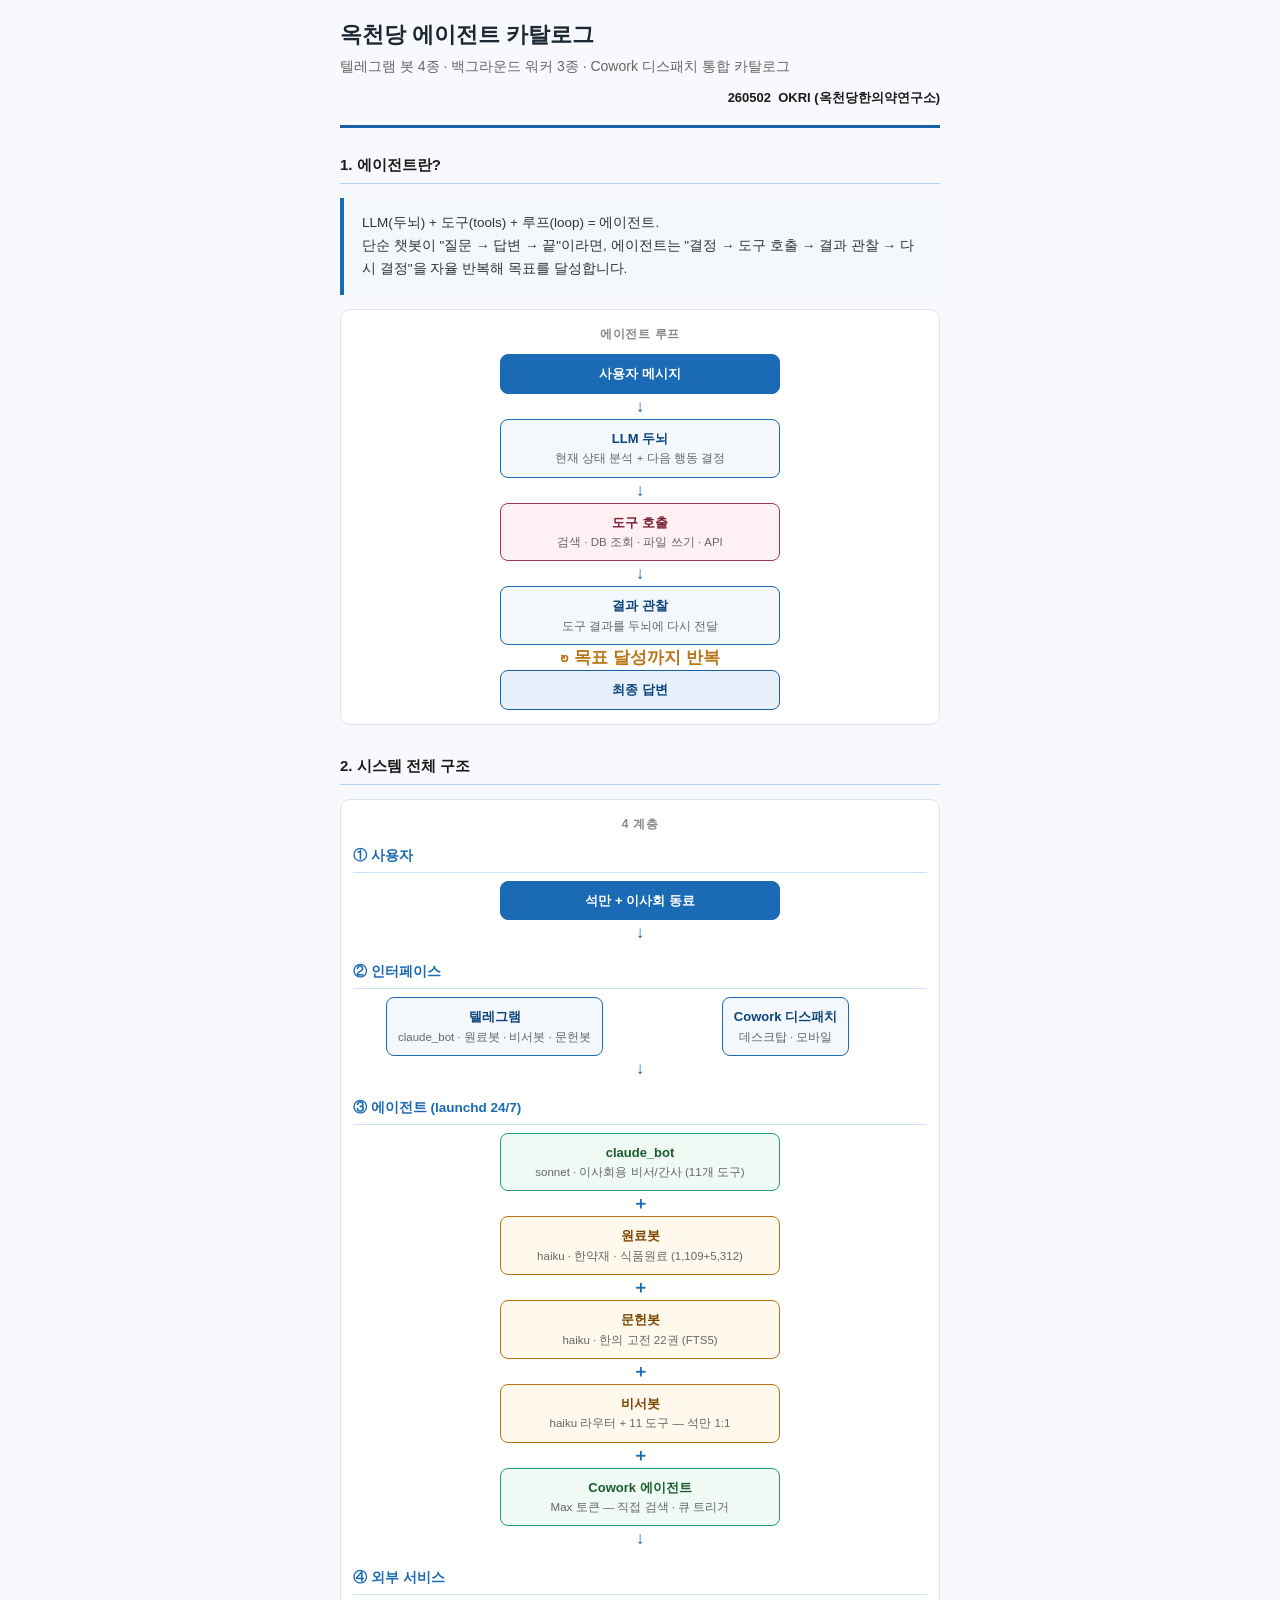
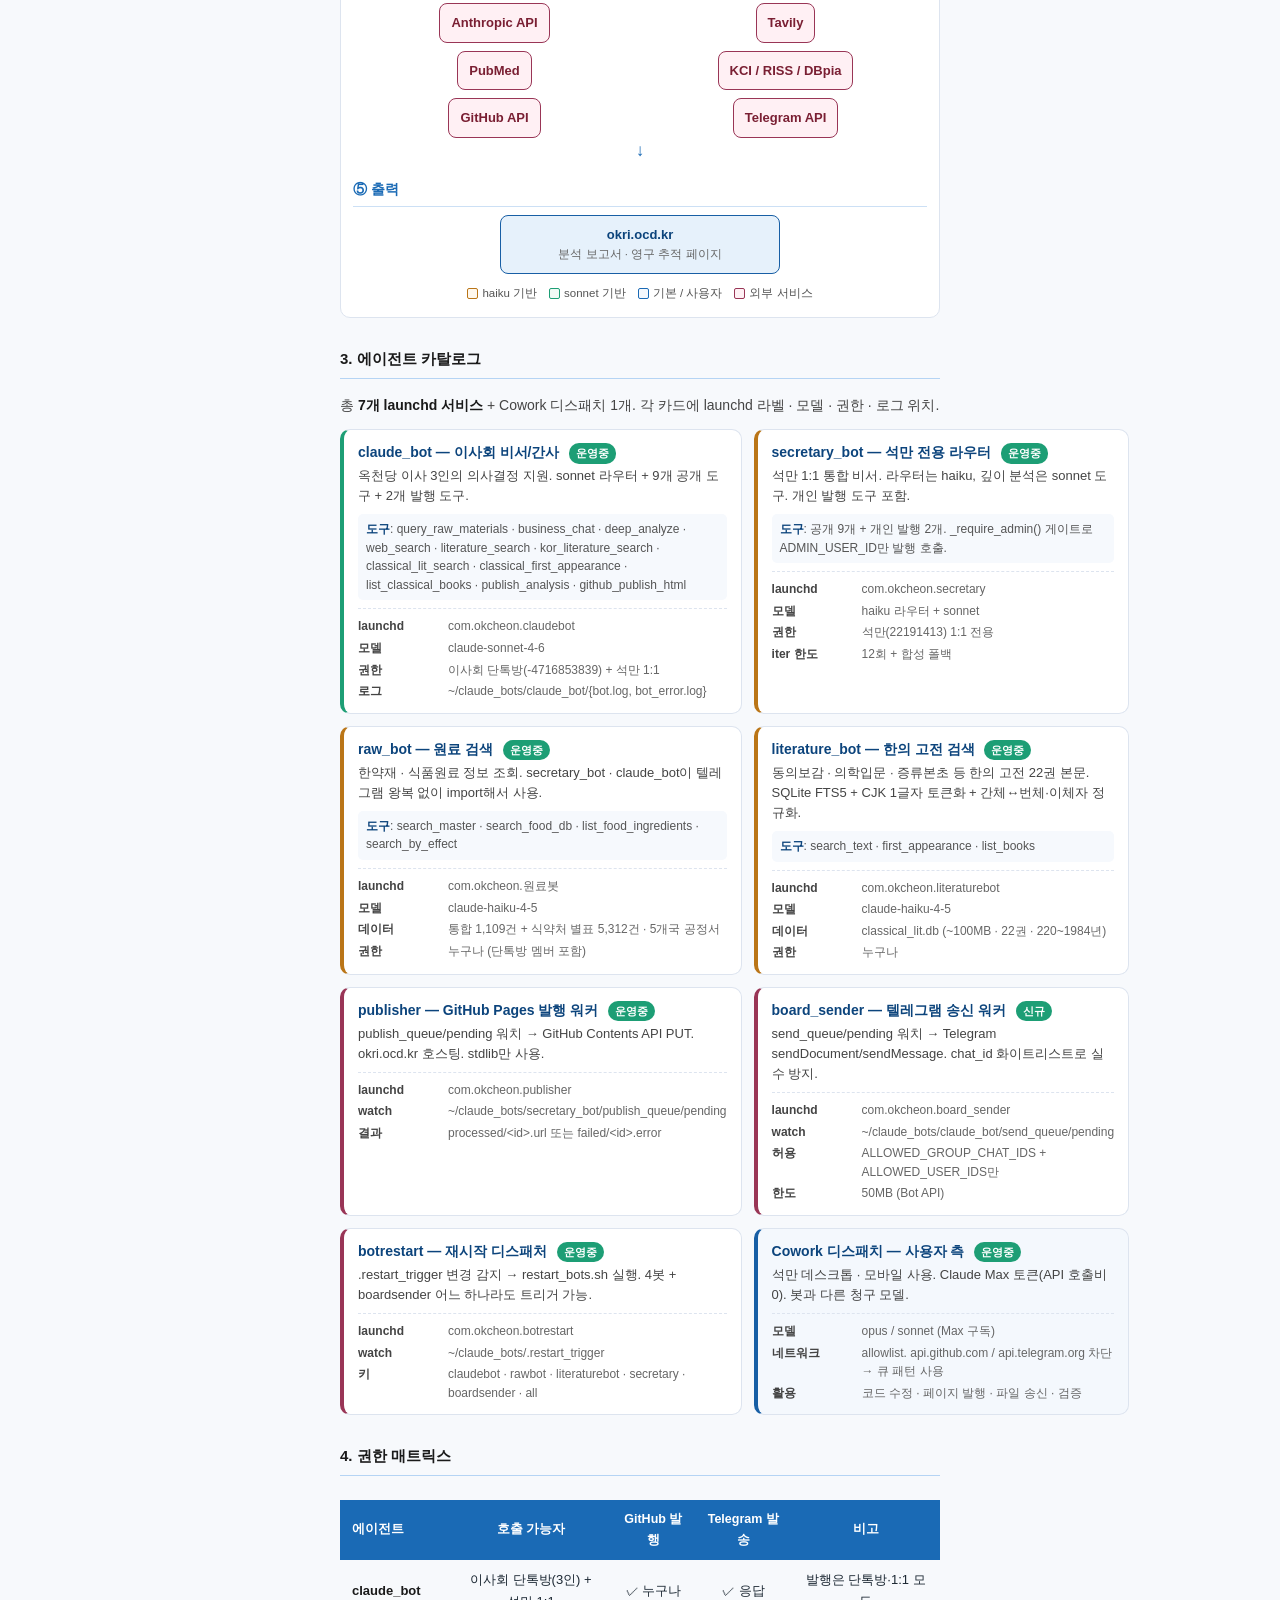
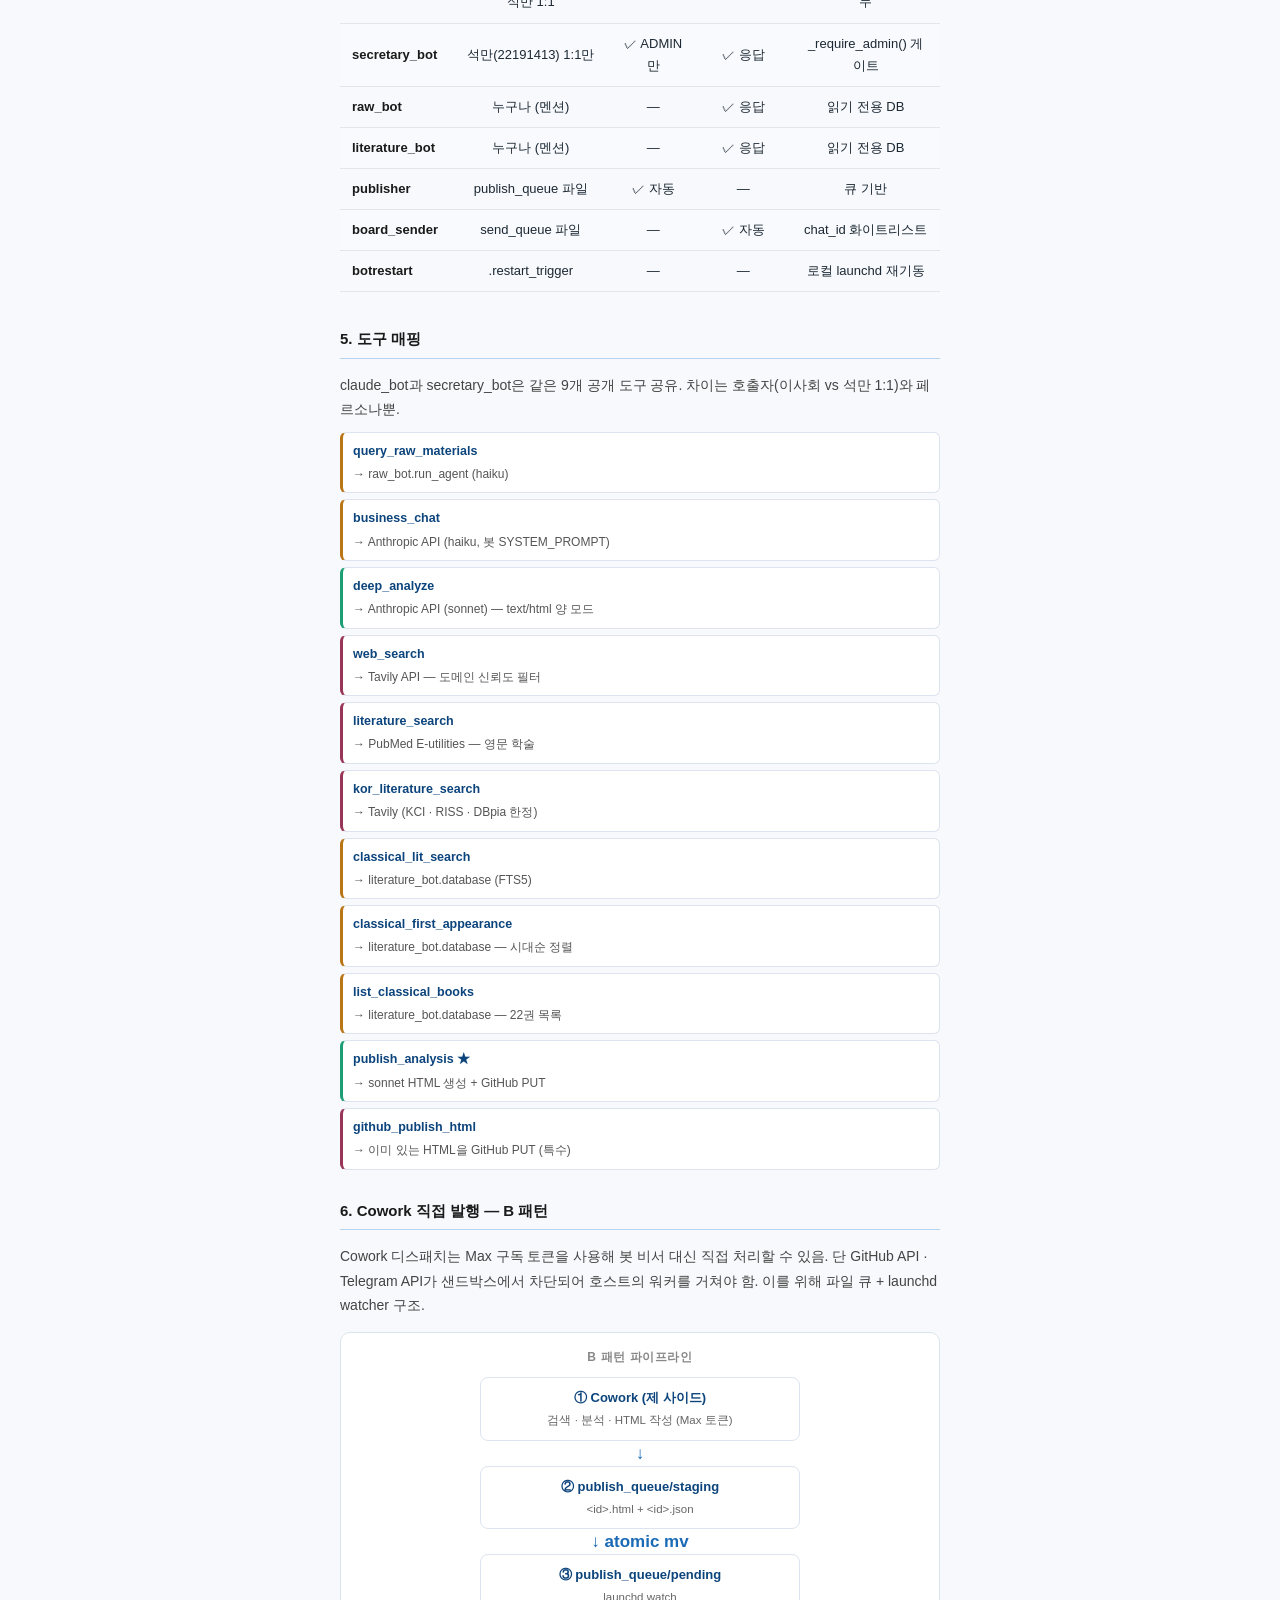
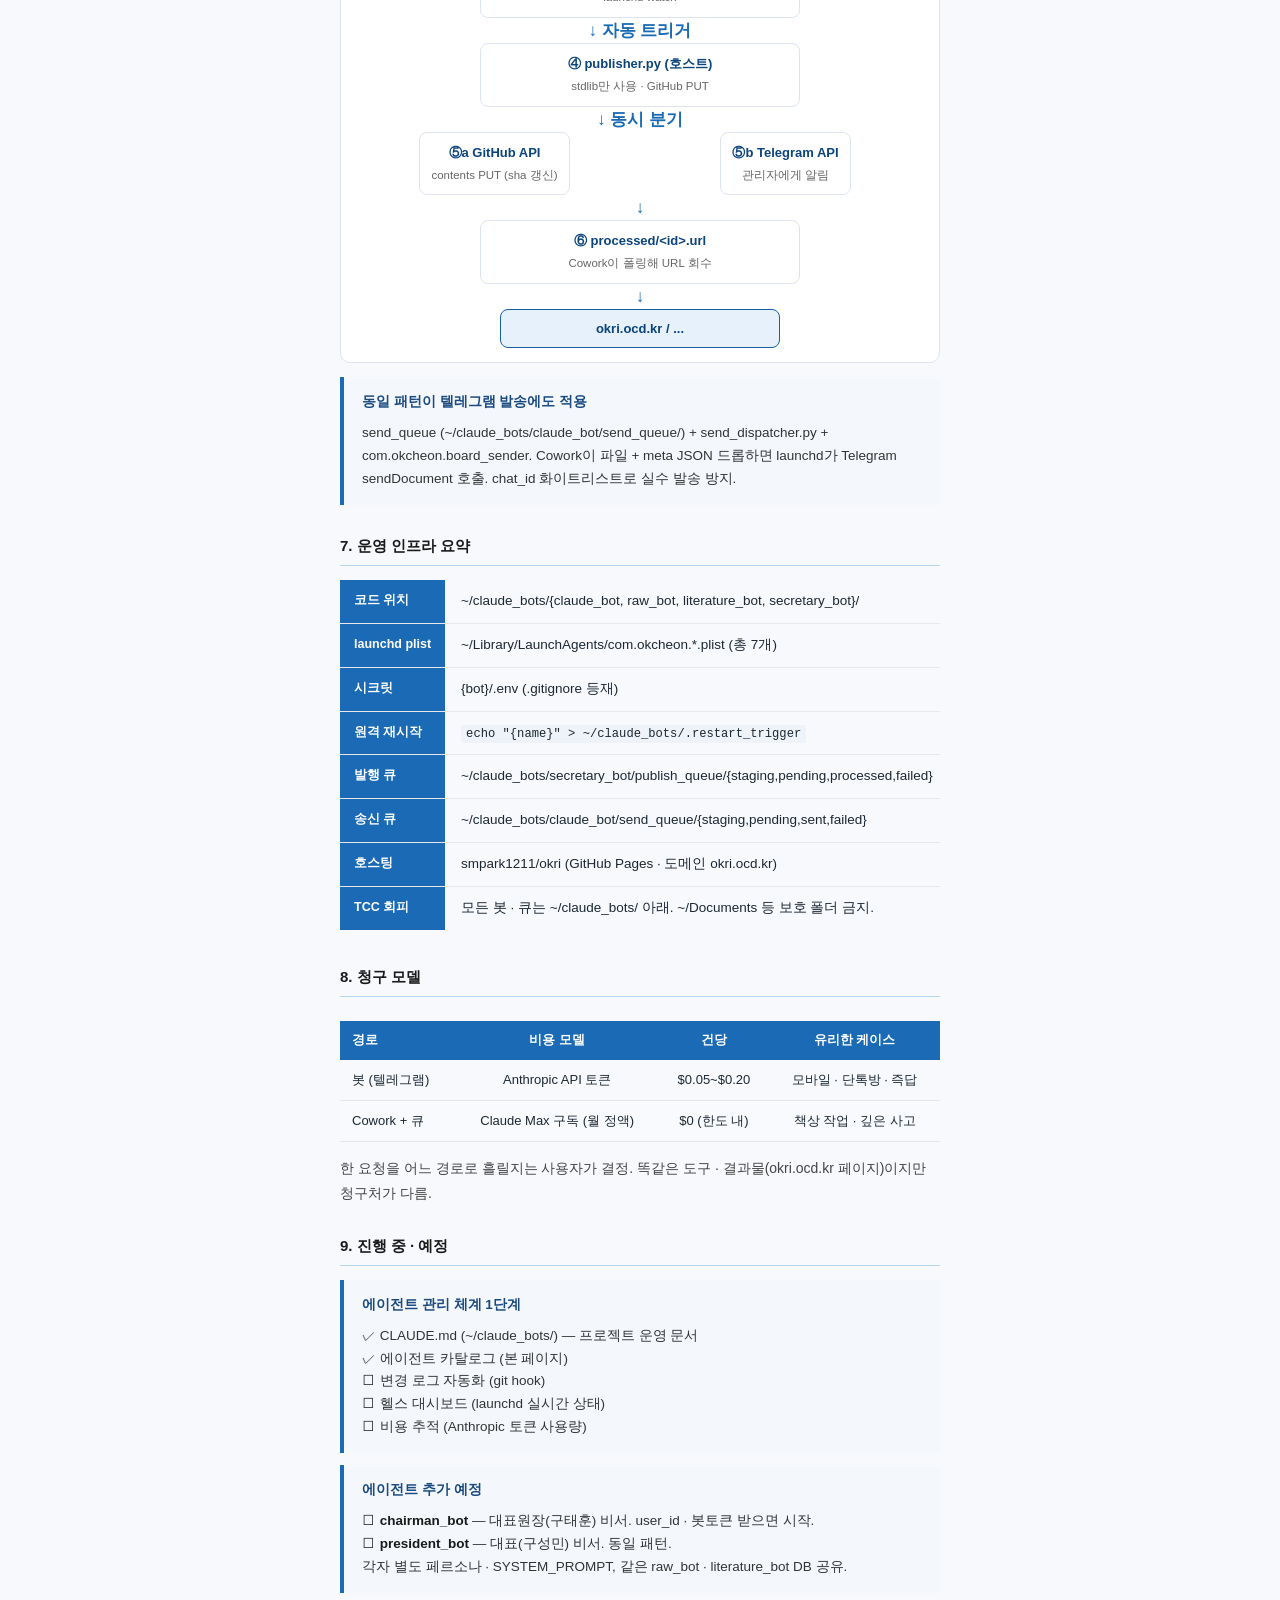
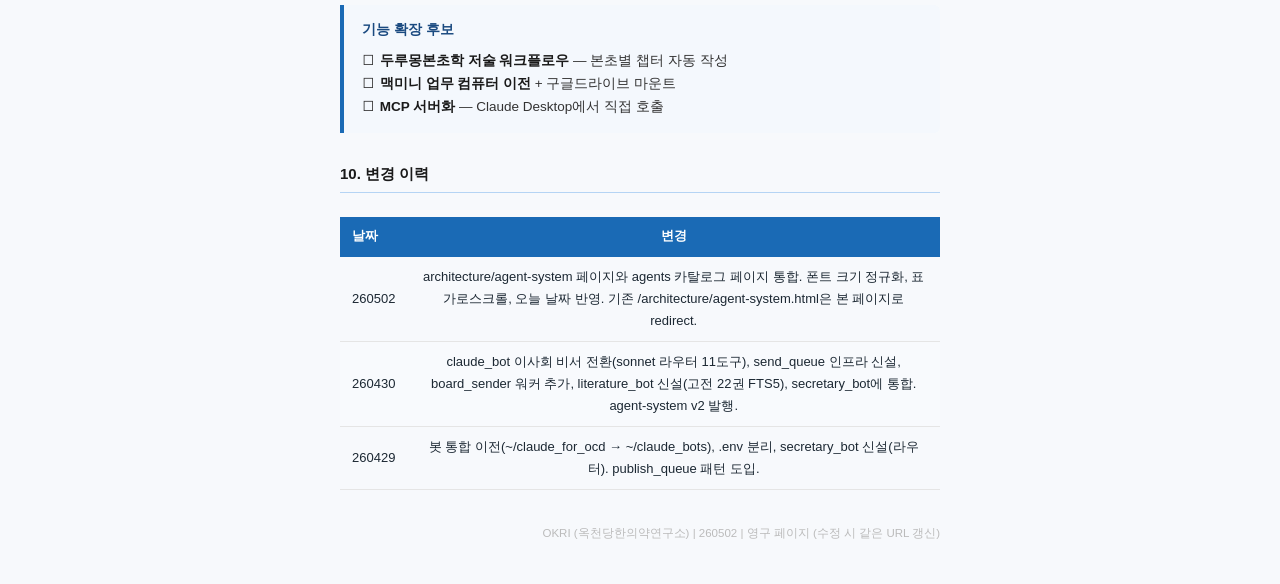
<file: agents/index.html>
<!DOCTYPE html>
<html lang="ko">
<head>
<meta charset="utf-8">
<meta name="viewport" content="width=device-width, initial-scale=1.0">
<title>옥천당 에이전트 카탈로그</title>
<link rel="stylesheet" href="/style.css">
<style>
/* 보조 스타일 — 카드 그리드 + 표 가로스크롤 + 다이어그램 박스 */
.tbl-wrap { overflow-x: auto; -webkit-overflow-scrolling: touch; margin: 8px 0; }
.tbl-wrap table { min-width: 540px; }

.dia { margin: 14px 0; padding: 14px 12px; background: #fff; border: 1px solid #dde4ef; border-radius: 10px; }
.dia-title { font-size: 12px; font-weight: 700; color: #888; text-transform: uppercase; letter-spacing: 0.05em; margin-bottom: 10px; text-align: center; }
.node { border: 1.5px solid #1a6ab5; background: #f4f8fd; border-radius: 8px; padding: 9px 11px; margin: 0 auto; max-width: 280px; text-align: center; font-size: 13px; line-height: 1.5; }
.node b { color: #0C447C; }
.node .small { font-size: 11.5px; color: #666; display: block; margin-top: 2px; }
.node-haiku  { border-color: #BA7517; background: #fff8ed; }
.node-haiku b { color: #7d4600; }
.node-sonnet { border-color: #1D9E75; background: #f0faf5; }
.node-sonnet b { color: #1a5c30; }
.node-ext    { border-color: #993556; background: #fff0f4; }
.node-ext b  { color: #7a1f33; }
.node-user   { border-color: #1a6ab5; background: #1a6ab5; color: #fff; }
.node-user b { color: #fff; }
.node-output { border-color: #185FA5; background: #e6f1fb; }
.arrow { text-align: center; color: #1a6ab5; font-size: 17px; line-height: 1; margin: 4px 0; font-weight: 700; }
.arrow-loop { color: #BA7517; }
.legend { display: flex; flex-wrap: wrap; gap: 6px 12px; font-size: 11.5px; color: #555; margin: 10px 0 0; justify-content: center; }
.legend-item { display: inline-flex; align-items: center; gap: 4px; }
.legend-swatch { width: 11px; height: 11px; border: 1.5px solid #1a6ab5; background: #f4f8fd; border-radius: 2px; }
.legend-haiku  { border-color: #BA7517; background: #fff8ed; }
.legend-sonnet { border-color: #1D9E75; background: #f0faf5; }
.legend-ext    { border-color: #993556; background: #fff0f4; }

.agent-grid { display: grid; grid-template-columns: 1fr; gap: 12px; margin: 12px 0; }
@media (min-width: 720px) {
  .agent-grid { grid-template-columns: 1fr 1fr; }
}
.agent-card { border: 1px solid #dde4ef; border-left: 4px solid #1a6ab5; background: #fff; border-radius: 10px; padding: 12px 14px; font-size: 13px; line-height: 1.55; }
.agent-card.haiku    { border-left-color: #BA7517; }
.agent-card.sonnet   { border-left-color: #1D9E75; }
.agent-card.worker   { border-left-color: #993556; }
.agent-card.dispatch { border-left-color: #185FA5; background: #f4f8fd; }
.agent-card .a-name { font-size: 14px; font-weight: 700; color: #0C447C; margin-bottom: 2px; }
.agent-card .a-role { font-size: 13px; color: #444; margin-bottom: 8px; }
.agent-card .a-tools { font-size: 12px; color: #555; margin-top: 6px; background: #f6f9fd; padding: 6px 8px; border-radius: 5px; }
.agent-card .a-tools b { color: #0C447C; }
.agent-card .a-meta { font-size: 12px; color: #666; display: grid; grid-template-columns: 80px 1fr; gap: 3px 10px; margin-top: 8px; padding-top: 8px; border-top: 1px dashed #dde4ef; }
.agent-card .a-meta b { color: #444; font-weight: 600; }
.agent-card .a-status { display: inline-block; font-size: 10.5px; padding: 2px 7px; border-radius: 10px; background: #1D9E75; color: #fff; font-weight: 600; margin-left: 6px; vertical-align: middle; }
@media (max-width: 600px) {
  .agent-card .a-meta { grid-template-columns: 70px 1fr; }
}

.tool-row { display: grid; grid-template-columns: 1fr; gap: 6px; margin: 8px 0; }
.tool-item { border: 1px solid #dde4ef; border-radius: 6px; padding: 8px 10px; font-size: 12.5px; background: #fff; }
.tool-item .tname { font-weight: 700; color: #0C447C; }
.tool-item .tcall { color: #555; font-size: 12px; margin-top: 2px; }
.tool-haiku  { border-left: 3px solid #BA7517; }
.tool-sonnet { border-left: 3px solid #1D9E75; }
.tool-ext    { border-left: 3px solid #993556; }

.pipe-step { border: 1px solid #dde4ef; border-radius: 8px; padding: 9px 11px; margin: 0 auto; max-width: 320px; text-align: center; font-size: 13px; background: #fff; }
.pipe-step b { color: #0C447C; }
.pipe-step .small { font-size: 11.5px; color: #666; display: block; margin-top: 2px; }
</style>
</head>
<body>
<div class="doc">

  <div class="cover">
    <div class="cover-title">옥천당 에이전트 카탈로그</div>
    <div class="cover-sub">텔레그램 봇 4종 · 백그라운드 워커 3종 · Cowork 디스패치 통합 카탈로그</div>
    <div class="cover-meta"><b>260502&nbsp;&nbsp;OKRI (옥천당한의약연구소)</b></div>
  </div>

  <section class="section">
    <div class="section-title">1. 에이전트란?</div>

    <div class="overview-box">
      LLM(두뇌) + 도구(tools) + 루프(loop) = 에이전트.<br>
      단순 챗봇이 "질문 → 답변 → 끝"이라면, 에이전트는 "결정 → 도구 호출 → 결과 관찰 → 다시 결정"을 자율 반복해 목표를 달성합니다.
    </div>

    <div class="dia">
      <div class="dia-title">에이전트 루프</div>
      <div class="node node-user"><b>사용자 메시지</b></div>
      <div class="arrow">↓</div>
      <div class="node"><b>LLM 두뇌</b><span class="small">현재 상태 분석 + 다음 행동 결정</span></div>
      <div class="arrow">↓</div>
      <div class="node node-ext"><b>도구 호출</b><span class="small">검색 · DB 조회 · 파일 쓰기 · API</span></div>
      <div class="arrow">↓</div>
      <div class="node"><b>결과 관찰</b><span class="small">도구 결과를 두뇌에 다시 전달</span></div>
      <div class="arrow arrow-loop">↻ 목표 달성까지 반복</div>
      <div class="node node-output"><b>최종 답변</b></div>
    </div>
  </section>

  <section class="section">
    <div class="section-title">2. 시스템 전체 구조</div>

    <div class="dia">
      <div class="dia-title">4 계층</div>

      <div class="sub-title" style="margin-top:0;">① 사용자</div>
      <div class="node node-user"><b>석만 + 이사회 동료</b></div>

      <div class="arrow">↓</div>

      <div class="sub-title">② 인터페이스</div>
      <div style="display:grid;grid-template-columns:1fr 1fr;gap:8px;">
        <div class="node"><b>텔레그램</b><span class="small">claude_bot · 원료봇 · 비서봇 · 문헌봇</span></div>
        <div class="node"><b>Cowork 디스패치</b><span class="small">데스크탑 · 모바일</span></div>
      </div>

      <div class="arrow">↓</div>

      <div class="sub-title">③ 에이전트 (launchd 24/7)</div>
      <div class="node node-sonnet"><b>claude_bot</b><span class="small">sonnet · 이사회용 비서/간사 (11개 도구)</span></div>
      <div class="arrow">＋</div>
      <div class="node node-haiku"><b>원료봇</b><span class="small">haiku · 한약재 · 식품원료 (1,109+5,312)</span></div>
      <div class="arrow">＋</div>
      <div class="node node-haiku"><b>문헌봇</b><span class="small">haiku · 한의 고전 22권 (FTS5)</span></div>
      <div class="arrow">＋</div>
      <div class="node node-haiku"><b>비서봇</b><span class="small">haiku 라우터 + 11 도구 — 석만 1:1</span></div>
      <div class="arrow">＋</div>
      <div class="node node-sonnet"><b>Cowork 에이전트</b><span class="small">Max 토큰 — 직접 검색 · 큐 트리거</span></div>

      <div class="arrow">↓</div>

      <div class="sub-title">④ 외부 서비스</div>
      <div style="display:grid;grid-template-columns:1fr 1fr;gap:8px;">
        <div class="node node-ext"><b>Anthropic API</b></div>
        <div class="node node-ext"><b>Tavily</b></div>
        <div class="node node-ext"><b>PubMed</b></div>
        <div class="node node-ext"><b>KCI / RISS / DBpia</b></div>
        <div class="node node-ext"><b>GitHub API</b></div>
        <div class="node node-ext"><b>Telegram API</b></div>
      </div>

      <div class="arrow">↓</div>

      <div class="sub-title">⑤ 출력</div>
      <div class="node node-output"><b>okri.ocd.kr</b><span class="small">분석 보고서 · 영구 추적 페이지</span></div>

      <div class="legend">
        <span class="legend-item"><span class="legend-swatch legend-haiku"></span>haiku 기반</span>
        <span class="legend-item"><span class="legend-swatch legend-sonnet"></span>sonnet 기반</span>
        <span class="legend-item"><span class="legend-swatch"></span>기본 / 사용자</span>
        <span class="legend-item"><span class="legend-swatch legend-ext"></span>외부 서비스</span>
      </div>
    </div>
  </section>

  <section class="section">
    <div class="section-title">3. 에이전트 카탈로그</div>

    <p class="body-text">총 <strong>7개 launchd 서비스</strong> + Cowork 디스패치 1개. 각 카드에 launchd 라벨 · 모델 · 권한 · 로그 위치.</p>

    <div class="agent-grid">

      <div class="agent-card sonnet">
        <div class="a-name">claude_bot — 이사회 비서/간사 <span class="a-status">운영중</span></div>
        <div class="a-role">옥천당 이사 3인의 의사결정 지원. sonnet 라우터 + 9개 공개 도구 + 2개 발행 도구.</div>
        <div class="a-tools"><b>도구</b>: query_raw_materials · business_chat · deep_analyze · web_search · literature_search · kor_literature_search · classical_lit_search · classical_first_appearance · list_classical_books · publish_analysis · github_publish_html</div>
        <div class="a-meta">
          <b>launchd</b><div>com.okcheon.claudebot</div>
          <b>모델</b><div>claude-sonnet-4-6</div>
          <b>권한</b><div>이사회 단톡방(-4716853839) + 석만 1:1</div>
          <b>로그</b><div>~/claude_bots/claude_bot/{bot.log, bot_error.log}</div>
        </div>
      </div>

      <div class="agent-card haiku">
        <div class="a-name">secretary_bot — 석만 전용 라우터 <span class="a-status">운영중</span></div>
        <div class="a-role">석만 1:1 통합 비서. 라우터는 haiku, 깊이 분석은 sonnet 도구. 개인 발행 도구 포함.</div>
        <div class="a-tools"><b>도구</b>: 공개 9개 + 개인 발행 2개. _require_admin() 게이트로 ADMIN_USER_ID만 발행 호출.</div>
        <div class="a-meta">
          <b>launchd</b><div>com.okcheon.secretary</div>
          <b>모델</b><div>haiku 라우터 + sonnet</div>
          <b>권한</b><div>석만(22191413) 1:1 전용</div>
          <b>iter 한도</b><div>12회 + 합성 폴백</div>
        </div>
      </div>

      <div class="agent-card haiku">
        <div class="a-name">raw_bot — 원료 검색 <span class="a-status">운영중</span></div>
        <div class="a-role">한약재 · 식품원료 정보 조회. secretary_bot · claude_bot이 텔레그램 왕복 없이 import해서 사용.</div>
        <div class="a-tools"><b>도구</b>: search_master · search_food_db · list_food_ingredients · search_by_effect</div>
        <div class="a-meta">
          <b>launchd</b><div>com.okcheon.원료봇</div>
          <b>모델</b><div>claude-haiku-4-5</div>
          <b>데이터</b><div>통합 1,109건 + 식약처 별표 5,312건 · 5개국 공정서</div>
          <b>권한</b><div>누구나 (단톡방 멤버 포함)</div>
        </div>
      </div>

      <div class="agent-card haiku">
        <div class="a-name">literature_bot — 한의 고전 검색 <span class="a-status">운영중</span></div>
        <div class="a-role">동의보감 · 의학입문 · 증류본초 등 한의 고전 22권 본문. SQLite FTS5 + CJK 1글자 토큰화 + 간체↔번체·이체자 정규화.</div>
        <div class="a-tools"><b>도구</b>: search_text · first_appearance · list_books</div>
        <div class="a-meta">
          <b>launchd</b><div>com.okcheon.literaturebot</div>
          <b>모델</b><div>claude-haiku-4-5</div>
          <b>데이터</b><div>classical_lit.db (~100MB · 22권 · 220~1984년)</div>
          <b>권한</b><div>누구나</div>
        </div>
      </div>

      <div class="agent-card worker">
        <div class="a-name">publisher — GitHub Pages 발행 워커 <span class="a-status">운영중</span></div>
        <div class="a-role">publish_queue/pending 워치 → GitHub Contents API PUT. okri.ocd.kr 호스팅. stdlib만 사용.</div>
        <div class="a-meta">
          <b>launchd</b><div>com.okcheon.publisher</div>
          <b>watch</b><div>~/claude_bots/secretary_bot/publish_queue/pending</div>
          <b>결과</b><div>processed/&lt;id&gt;.url 또는 failed/&lt;id&gt;.error</div>
        </div>
      </div>

      <div class="agent-card worker">
        <div class="a-name">board_sender — 텔레그램 송신 워커 <span class="a-status">신규</span></div>
        <div class="a-role">send_queue/pending 워치 → Telegram sendDocument/sendMessage. chat_id 화이트리스트로 실수 방지.</div>
        <div class="a-meta">
          <b>launchd</b><div>com.okcheon.board_sender</div>
          <b>watch</b><div>~/claude_bots/claude_bot/send_queue/pending</div>
          <b>허용</b><div>ALLOWED_GROUP_CHAT_IDS + ALLOWED_USER_IDS만</div>
          <b>한도</b><div>50MB (Bot API)</div>
        </div>
      </div>

      <div class="agent-card worker">
        <div class="a-name">botrestart — 재시작 디스패처 <span class="a-status">운영중</span></div>
        <div class="a-role">.restart_trigger 변경 감지 → restart_bots.sh 실행. 4봇 + boardsender 어느 하나라도 트리거 가능.</div>
        <div class="a-meta">
          <b>launchd</b><div>com.okcheon.botrestart</div>
          <b>watch</b><div>~/claude_bots/.restart_trigger</div>
          <b>키</b><div>claudebot · rawbot · literaturebot · secretary · boardsender · all</div>
        </div>
      </div>

      <div class="agent-card dispatch">
        <div class="a-name">Cowork 디스패치 — 사용자 측 <span class="a-status">운영중</span></div>
        <div class="a-role">석만 데스크톱 · 모바일 사용. Claude Max 토큰(API 호출비 0). 봇과 다른 청구 모델.</div>
        <div class="a-meta">
          <b>모델</b><div>opus / sonnet (Max 구독)</div>
          <b>네트워크</b><div>allowlist. api.github.com / api.telegram.org 차단 → 큐 패턴 사용</div>
          <b>활용</b><div>코드 수정 · 페이지 발행 · 파일 송신 · 검증</div>
        </div>
      </div>

    </div>
  </section>

  <section class="section">
    <div class="section-title">4. 권한 매트릭스</div>

    <div class="tbl-wrap">
    <table class="data-table">
      <thead>
        <tr>
          <th>에이전트</th>
          <th>호출 가능자</th>
          <th>GitHub 발행</th>
          <th>Telegram 발송</th>
          <th>비고</th>
        </tr>
      </thead>
      <tbody>
        <tr><td><strong>claude_bot</strong></td><td>이사회 단톡방(3인) + 석만 1:1</td><td>✓ 누구나</td><td>✓ 응답</td><td>발행은 단톡방·1:1 모두</td></tr>
        <tr><td><strong>secretary_bot</strong></td><td>석만(22191413) 1:1만</td><td>✓ ADMIN만</td><td>✓ 응답</td><td>_require_admin() 게이트</td></tr>
        <tr><td><strong>raw_bot</strong></td><td>누구나 (멘션)</td><td>—</td><td>✓ 응답</td><td>읽기 전용 DB</td></tr>
        <tr><td><strong>literature_bot</strong></td><td>누구나 (멘션)</td><td>—</td><td>✓ 응답</td><td>읽기 전용 DB</td></tr>
        <tr><td><strong>publisher</strong></td><td>publish_queue 파일</td><td>✓ 자동</td><td>—</td><td>큐 기반</td></tr>
        <tr><td><strong>board_sender</strong></td><td>send_queue 파일</td><td>—</td><td>✓ 자동</td><td>chat_id 화이트리스트</td></tr>
        <tr><td><strong>botrestart</strong></td><td>.restart_trigger</td><td>—</td><td>—</td><td>로컬 launchd 재기동</td></tr>
      </tbody>
    </table>
    </div>
  </section>

  <section class="section">
    <div class="section-title">5. 도구 매핑</div>

    <p class="body-text">claude_bot과 secretary_bot은 같은 9개 공개 도구 공유. 차이는 호출자(이사회 vs 석만 1:1)와 페르소나뿐.</p>

    <div class="tool-row">
      <div class="tool-item tool-haiku">
        <div class="tname">query_raw_materials</div>
        <div class="tcall">→ raw_bot.run_agent (haiku)</div>
      </div>
      <div class="tool-item tool-haiku">
        <div class="tname">business_chat</div>
        <div class="tcall">→ Anthropic API (haiku, 봇 SYSTEM_PROMPT)</div>
      </div>
      <div class="tool-item tool-sonnet">
        <div class="tname">deep_analyze</div>
        <div class="tcall">→ Anthropic API (sonnet) — text/html 양 모드</div>
      </div>
      <div class="tool-item tool-ext">
        <div class="tname">web_search</div>
        <div class="tcall">→ Tavily API — 도메인 신뢰도 필터</div>
      </div>
      <div class="tool-item tool-ext">
        <div class="tname">literature_search</div>
        <div class="tcall">→ PubMed E-utilities — 영문 학술</div>
      </div>
      <div class="tool-item tool-ext">
        <div class="tname">kor_literature_search</div>
        <div class="tcall">→ Tavily (KCI · RISS · DBpia 한정)</div>
      </div>
      <div class="tool-item tool-haiku">
        <div class="tname">classical_lit_search</div>
        <div class="tcall">→ literature_bot.database (FTS5)</div>
      </div>
      <div class="tool-item tool-haiku">
        <div class="tname">classical_first_appearance</div>
        <div class="tcall">→ literature_bot.database — 시대순 정렬</div>
      </div>
      <div class="tool-item tool-haiku">
        <div class="tname">list_classical_books</div>
        <div class="tcall">→ literature_bot.database — 22권 목록</div>
      </div>
      <div class="tool-item tool-sonnet">
        <div class="tname">publish_analysis ★</div>
        <div class="tcall">→ sonnet HTML 생성 + GitHub PUT</div>
      </div>
      <div class="tool-item tool-ext">
        <div class="tname">github_publish_html</div>
        <div class="tcall">→ 이미 있는 HTML을 GitHub PUT (특수)</div>
      </div>
    </div>
  </section>

  <section class="section">
    <div class="section-title">6. Cowork 직접 발행 — B 패턴</div>

    <p class="body-text">Cowork 디스패치는 Max 구독 토큰을 사용해 봇 비서 대신 직접 처리할 수 있음. 단 GitHub API · Telegram API가 샌드박스에서 차단되어 호스트의 워커를 거쳐야 함. 이를 위해 파일 큐 + launchd watcher 구조.</p>

    <div class="dia">
      <div class="dia-title">B 패턴 파이프라인</div>
      <div class="pipe-step"><b>① Cowork (제 사이드)</b><span class="small">검색 · 분석 · HTML 작성 (Max 토큰)</span></div>
      <div class="arrow">↓</div>
      <div class="pipe-step"><b>② publish_queue/staging</b><span class="small">&lt;id&gt;.html + &lt;id&gt;.json</span></div>
      <div class="arrow">↓ atomic mv</div>
      <div class="pipe-step"><b>③ publish_queue/pending</b><span class="small">launchd watch</span></div>
      <div class="arrow">↓ 자동 트리거</div>
      <div class="pipe-step"><b>④ publisher.py (호스트)</b><span class="small">stdlib만 사용 · GitHub PUT</span></div>
      <div class="arrow">↓ 동시 분기</div>
      <div style="display:grid;grid-template-columns:1fr 1fr;gap:8px;">
        <div class="pipe-step"><b>⑤a GitHub API</b><span class="small">contents PUT (sha 갱신)</span></div>
        <div class="pipe-step"><b>⑤b Telegram API</b><span class="small">관리자에게 알림</span></div>
      </div>
      <div class="arrow">↓</div>
      <div class="pipe-step"><b>⑥ processed/&lt;id&gt;.url</b><span class="small">Cowork이 폴링해 URL 회수</span></div>
      <div class="arrow">↓</div>
      <div class="node node-output"><b>okri.ocd.kr / ...</b></div>
    </div>

    <div class="info-box" style="margin-top:12px;">
      <div class="info-title">동일 패턴이 텔레그램 발송에도 적용</div>
      send_queue (~/claude_bots/claude_bot/send_queue/) + send_dispatcher.py + com.okcheon.board_sender. Cowork이 파일 + meta JSON 드롭하면 launchd가 Telegram sendDocument 호출. chat_id 화이트리스트로 실수 발송 방지.
    </div>
  </section>

  <section class="section">
    <div class="section-title">7. 운영 인프라 요약</div>

    <div class="tbl-wrap">
    <table class="label-table">
      <tr>
        <td class="label">코드 위치</td>
        <td class="value">~/claude_bots/{claude_bot, raw_bot, literature_bot, secretary_bot}/</td>
      </tr>
      <tr>
        <td class="label">launchd plist</td>
        <td class="value">~/Library/LaunchAgents/com.okcheon.*.plist (총 7개)</td>
      </tr>
      <tr>
        <td class="label">시크릿</td>
        <td class="value">{bot}/.env (.gitignore 등재)</td>
      </tr>
      <tr>
        <td class="label">원격 재시작</td>
        <td class="value"><code>echo "{name}" &gt; ~/claude_bots/.restart_trigger</code></td>
      </tr>
      <tr>
        <td class="label">발행 큐</td>
        <td class="value">~/claude_bots/secretary_bot/publish_queue/{staging,pending,processed,failed}</td>
      </tr>
      <tr>
        <td class="label">송신 큐</td>
        <td class="value">~/claude_bots/claude_bot/send_queue/{staging,pending,sent,failed}</td>
      </tr>
      <tr>
        <td class="label">호스팅</td>
        <td class="value">smpark1211/okri (GitHub Pages · 도메인 okri.ocd.kr)</td>
      </tr>
      <tr>
        <td class="label">TCC 회피</td>
        <td class="value">모든 봇 · 큐는 ~/claude_bots/ 아래. ~/Documents 등 보호 폴더 금지.</td>
      </tr>
    </table>
    </div>
  </section>

  <section class="section">
    <div class="section-title">8. 청구 모델</div>

    <div class="tbl-wrap">
    <table class="data-table">
      <thead>
        <tr><th>경로</th><th>비용 모델</th><th>건당</th><th>유리한 케이스</th></tr>
      </thead>
      <tbody>
        <tr><td>봇 (텔레그램)</td><td>Anthropic API 토큰</td><td>$0.05~$0.20</td><td>모바일 · 단톡방 · 즉답</td></tr>
        <tr><td>Cowork + 큐</td><td>Claude Max 구독 (월 정액)</td><td>$0 (한도 내)</td><td>책상 작업 · 깊은 사고</td></tr>
      </tbody>
    </table>
    </div>

    <p class="body-text">한 요청을 어느 경로로 흘릴지는 사용자가 결정. 똑같은 도구 · 결과물(okri.ocd.kr 페이지)이지만 청구처가 다름.</p>
  </section>

  <section class="section">
    <div class="section-title">9. 진행 중 · 예정</div>

    <div class="info-box">
      <div class="info-title">에이전트 관리 체계 1단계</div>
      ✓ CLAUDE.md (~/claude_bots/) — 프로젝트 운영 문서<br>
      ✓ 에이전트 카탈로그 (본 페이지)<br>
      ☐ 변경 로그 자동화 (git hook)<br>
      ☐ 헬스 대시보드 (launchd 실시간 상태)<br>
      ☐ 비용 추적 (Anthropic 토큰 사용량)
    </div>

    <div class="info-box" style="margin-top:10px;">
      <div class="info-title">에이전트 추가 예정</div>
      ☐ <strong>chairman_bot</strong> — 대표원장(구태훈) 비서. user_id · 봇토큰 받으면 시작.<br>
      ☐ <strong>president_bot</strong> — 대표(구성민) 비서. 동일 패턴.<br>
      각자 별도 페르소나 · SYSTEM_PROMPT, 같은 raw_bot · literature_bot DB 공유.
    </div>

    <div class="info-box" style="margin-top:10px;">
      <div class="info-title">기능 확장 후보</div>
      ☐ <strong>두루몽본초학 저술 워크플로우</strong> — 본초별 챕터 자동 작성<br>
      ☐ <strong>맥미니 업무 컴퓨터 이전</strong> + 구글드라이브 마운트<br>
      ☐ <strong>MCP 서버화</strong> — Claude Desktop에서 직접 호출
    </div>
  </section>

  <section class="section">
    <div class="section-title">10. 변경 이력</div>

    <div class="tbl-wrap">
    <table class="data-table">
      <thead><tr><th>날짜</th><th>변경</th></tr></thead>
      <tbody>
        <tr><td>260502</td><td>architecture/agent-system 페이지와 agents 카탈로그 페이지 통합. 폰트 크기 정규화, 표 가로스크롤, 오늘 날짜 반영. 기존 /architecture/agent-system.html은 본 페이지로 redirect.</td></tr>
        <tr><td>260430</td><td>claude_bot 이사회 비서 전환(sonnet 라우터 11도구), send_queue 인프라 신설, board_sender 워커 추가, literature_bot 신설(고전 22권 FTS5), secretary_bot에 통합. agent-system v2 발행.</td></tr>
        <tr><td>260429</td><td>봇 통합 이전(~/claude_for_ocd → ~/claude_bots), .env 분리, secretary_bot 신설(라우터). publish_queue 패턴 도입.</td></tr>
      </tbody>
    </table>
    </div>
  </section>

  <div class="footer">OKRI (옥천당한의약연구소) | 260502 | 영구 페이지 (수정 시 같은 URL 갱신)</div>

</div>
</body>
</html>
</file>
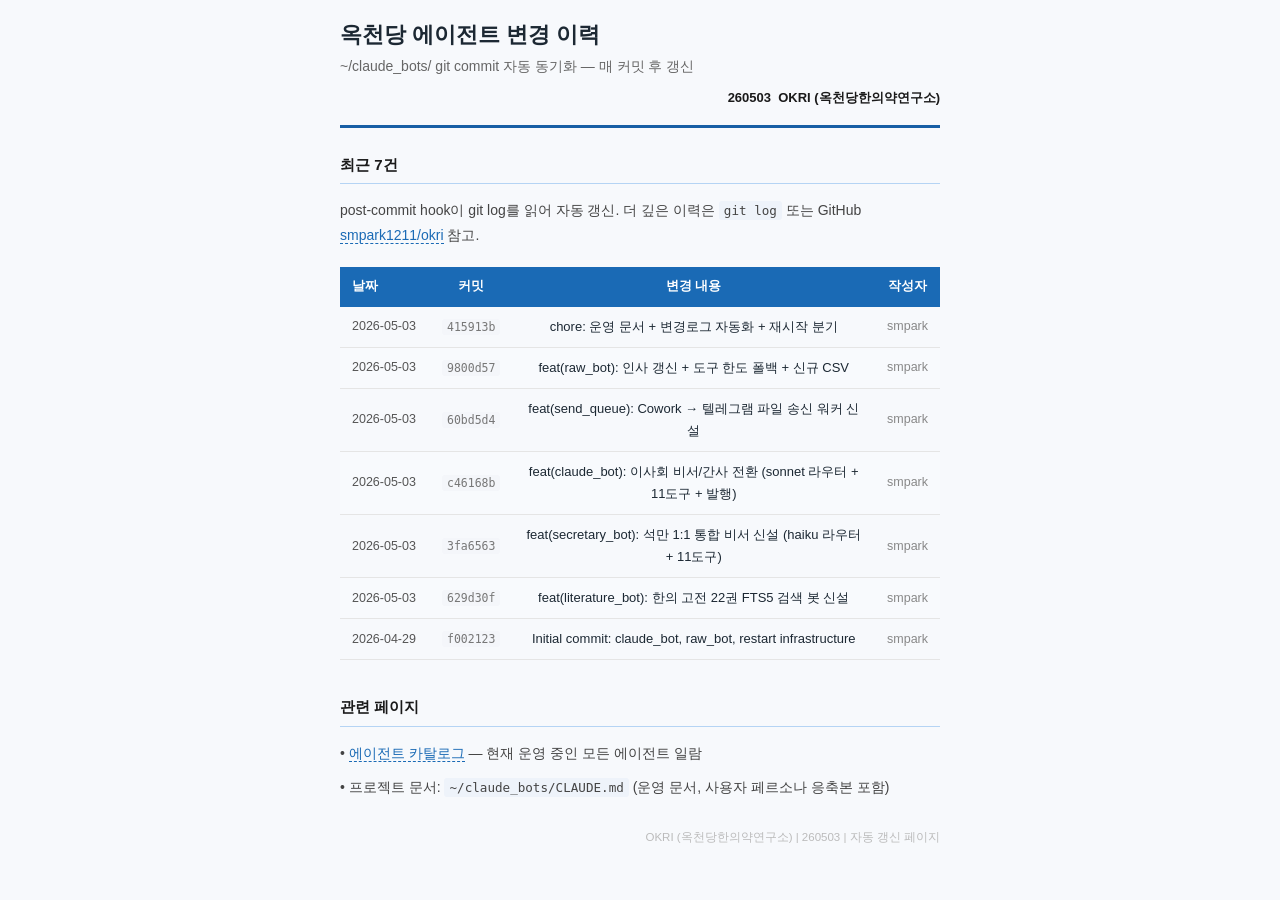
<file: changelog/index.html>
<!DOCTYPE html>
<html lang="ko">
<head>
<meta charset="utf-8">
<meta name="viewport" content="width=device-width, initial-scale=1.0">
<title>옥천당 에이전트 변경 이력</title>
<link rel="stylesheet" href="/style.css">
<style>
.tbl-wrap { overflow-x: auto; -webkit-overflow-scrolling: touch; margin: 8px 0; }
.tbl-wrap table { min-width: 540px; }
.changelog td code { font-size: 11.5px; color: #777; background: #f4f6fa; padding: 1px 5px; border-radius: 3px; }
.changelog td:first-child { white-space: nowrap; color: #555; font-size: 12.5px; }
.changelog td:nth-child(4) { color: #888; font-size: 12.5px; white-space: nowrap; }
</style>
</head>
<body>
<div class="doc">

  <div class="cover">
    <div class="cover-title">옥천당 에이전트 변경 이력</div>
    <div class="cover-sub">~/claude_bots/ git commit 자동 동기화 — 매 커밋 후 갱신</div>
    <div class="cover-meta"><b>260503&nbsp;&nbsp;OKRI (옥천당한의약연구소)</b></div>
  </div>

  <section class="section">
    <div class="section-title">최근 7건</div>
    <p class="body-text">post-commit hook이 git log를 읽어 자동 갱신. 더 깊은 이력은 <code>git log</code> 또는 GitHub <a href="https://github.com/smpark1211/okri" target="_blank" rel="noopener">smpark1211/okri</a> 참고.</p>

    <div class="tbl-wrap">
    <table class="data-table changelog">
      <thead>
        <tr>
          <th style="width:90px;">날짜</th>
          <th style="width:75px;">커밋</th>
          <th>변경 내용</th>
          <th>작성자</th>
        </tr>
      </thead>
      <tbody>
        <tr><td>2026-05-03</td><td><code>415913b</code></td><td>chore: 운영 문서 + 변경로그 자동화 + 재시작 분기</td><td>smpark</td></tr>
        <tr><td>2026-05-03</td><td><code>9800d57</code></td><td>feat(raw_bot): 인사 갱신 + 도구 한도 폴백 + 신규 CSV</td><td>smpark</td></tr>
        <tr><td>2026-05-03</td><td><code>60bd5d4</code></td><td>feat(send_queue): Cowork → 텔레그램 파일 송신 워커 신설</td><td>smpark</td></tr>
        <tr><td>2026-05-03</td><td><code>c46168b</code></td><td>feat(claude_bot): 이사회 비서/간사 전환 (sonnet 라우터 + 11도구 + 발행)</td><td>smpark</td></tr>
        <tr><td>2026-05-03</td><td><code>3fa6563</code></td><td>feat(secretary_bot): 석만 1:1 통합 비서 신설 (haiku 라우터 + 11도구)</td><td>smpark</td></tr>
        <tr><td>2026-05-03</td><td><code>629d30f</code></td><td>feat(literature_bot): 한의 고전 22권 FTS5 검색 봇 신설</td><td>smpark</td></tr>
        <tr><td>2026-04-29</td><td><code>f002123</code></td><td>Initial commit: claude_bot, raw_bot, restart infrastructure</td><td>smpark</td></tr>
      </tbody>
    </table>
    </div>
  </section>

  <section class="section">
    <div class="section-title">관련 페이지</div>
    <p class="body-text">• <a href="/agents/">에이전트 카탈로그</a> — 현재 운영 중인 모든 에이전트 일람</p>
    <p class="body-text">• 프로젝트 문서: <code>~/claude_bots/CLAUDE.md</code> (운영 문서, 사용자 페르소나 응축본 포함)</p>
  </section>

  <div class="footer">OKRI (옥천당한의약연구소) | 260503 | 자동 갱신 페이지</div>

</div>
</body>
</html>
</file>
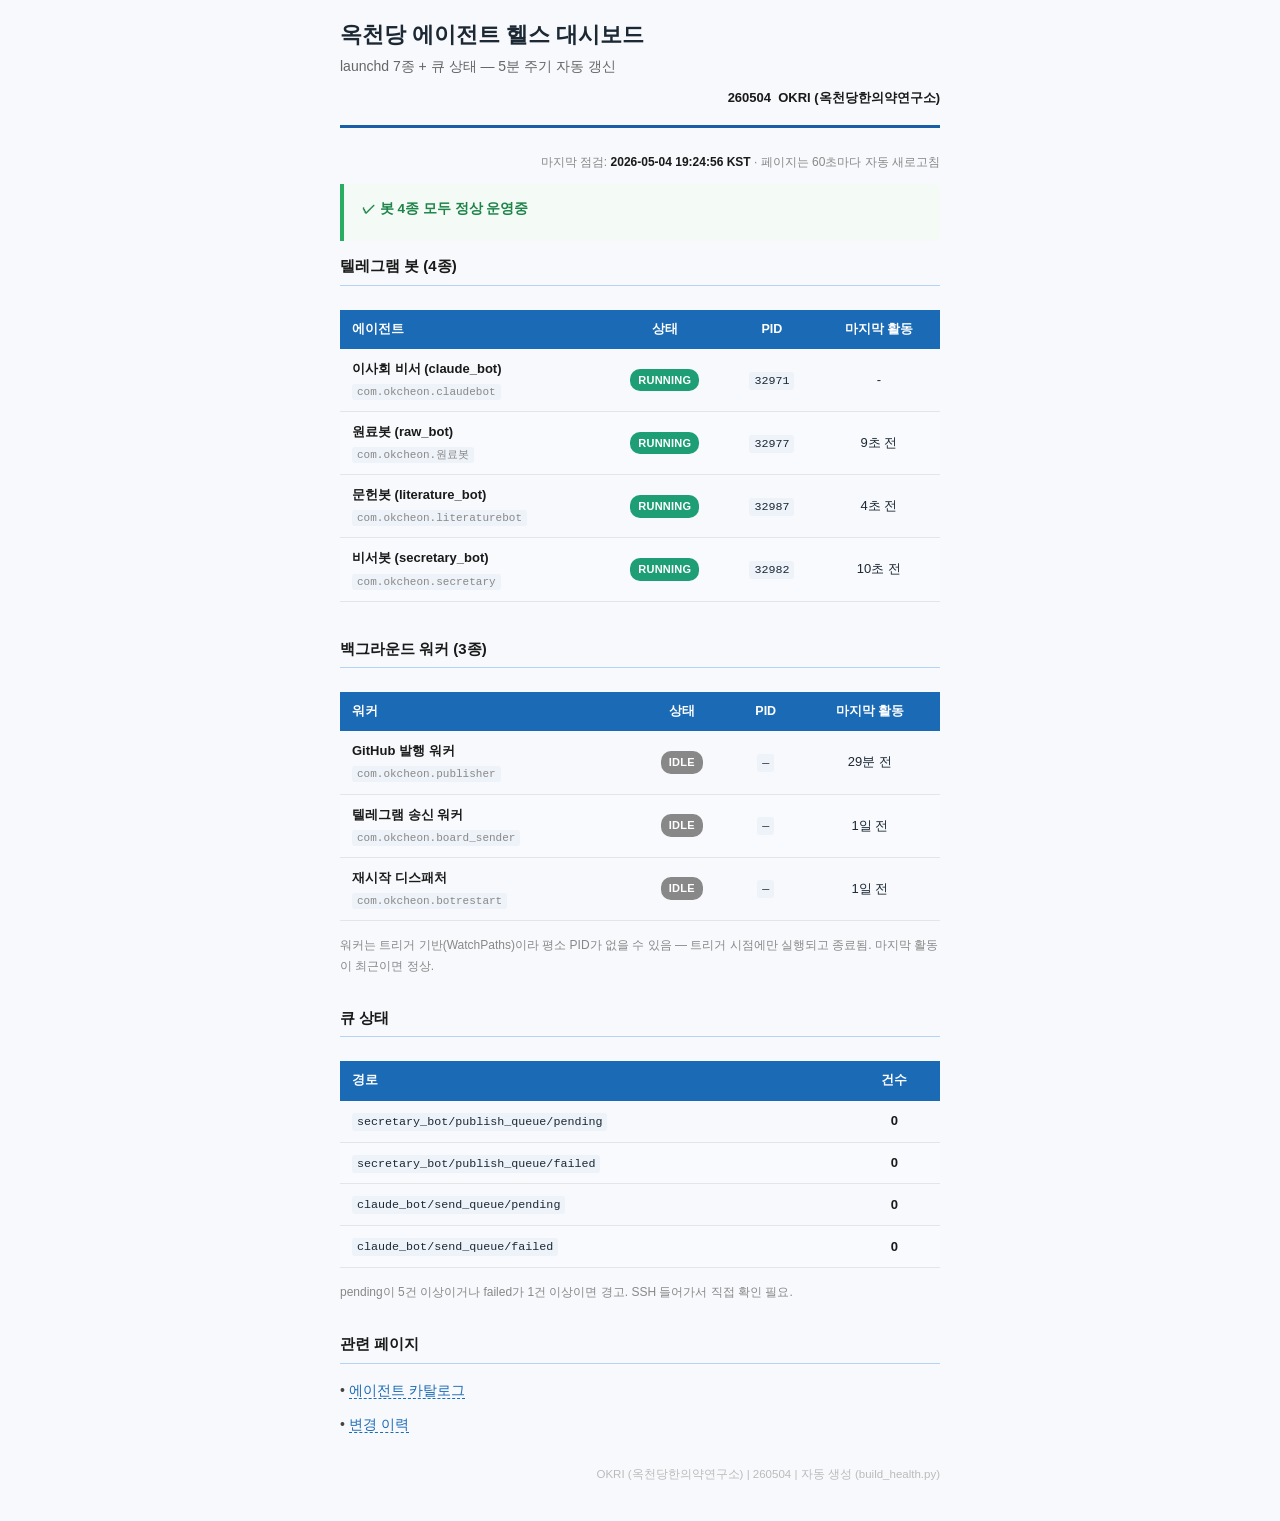
<file: health/index.html>
<!DOCTYPE html>
<html lang="ko">
<head>
<meta charset="utf-8">
<meta name="viewport" content="width=device-width, initial-scale=1.0">
<title>옥천당 에이전트 헬스 대시보드</title>
<link rel="stylesheet" href="/style.css">
<meta http-equiv="refresh" content="60">
<style>
.tbl-wrap { overflow-x: auto; -webkit-overflow-scrolling: touch; margin: 8px 0; }
.tbl-wrap table { min-width: 540px; }
.badge { display: inline-block; font-size: 11px; padding: 2px 8px; border-radius: 10px; font-weight: 600; letter-spacing: 0.02em; }
.badge.ok    { background: #1D9E75; color: #fff; }
.badge.fail  { background: #993556; color: #fff; }
.badge.warn  { background: #BA7517; color: #fff; }
.badge.idle  { background: #888; color: #fff; }
code.lbl { font-size: 11px; color: #888; }
.checked-meta { font-size: 12px; color: #888; text-align: right; margin-bottom: 6px; }
</style>
</head>
<body>
<div class="doc">

  <div class="cover">
    <div class="cover-title">옥천당 에이전트 헬스 대시보드</div>
    <div class="cover-sub">launchd 7종 + 큐 상태 — 5분 주기 자동 갱신</div>
    <div class="cover-meta"><b>260504&nbsp;&nbsp;OKRI (옥천당한의약연구소)</b></div>
  </div>

  <div class="checked-meta">마지막 점검: <b>2026-05-04 19:24:56 KST</b> · 페이지는 60초마다 자동 새로고침</div>

  <div class="success-box"><div class="success-title">✓ 봇 4종 모두 정상 운영중</div></div>

  <section class="section">
    <div class="section-title">텔레그램 봇 (4종)</div>
    <div class="tbl-wrap">
    <table class="data-table">
      <thead><tr><th>에이전트</th><th>상태</th><th>PID</th><th>마지막 활동</th></tr></thead>
      <tbody>
        <tr><td><b>이사회 비서 (claude_bot)</b><br><code class="lbl">com.okcheon.claudebot</code></td><td><span class="badge ok">RUNNING</span></td><td><code>32971</code></td><td>-</td></tr>
        <tr><td><b>원료봇 (raw_bot)</b><br><code class="lbl">com.okcheon.원료봇</code></td><td><span class="badge ok">RUNNING</span></td><td><code>32977</code></td><td>9초 전</td></tr>
        <tr><td><b>문헌봇 (literature_bot)</b><br><code class="lbl">com.okcheon.literaturebot</code></td><td><span class="badge ok">RUNNING</span></td><td><code>32987</code></td><td>4초 전</td></tr>
        <tr><td><b>비서봇 (secretary_bot)</b><br><code class="lbl">com.okcheon.secretary</code></td><td><span class="badge ok">RUNNING</span></td><td><code>32982</code></td><td>10초 전</td></tr>
      </tbody>
    </table>
    </div>
  </section>

  <section class="section">
    <div class="section-title">백그라운드 워커 (3종)</div>
    <div class="tbl-wrap">
    <table class="data-table">
      <thead><tr><th>워커</th><th>상태</th><th>PID</th><th>마지막 활동</th></tr></thead>
      <tbody>
        <tr><td><b>GitHub 발행 워커</b><br><code class="lbl">com.okcheon.publisher</code></td><td><span class="badge idle">IDLE</span></td><td><code>—</code></td><td>29분 전</td></tr>
        <tr><td><b>텔레그램 송신 워커</b><br><code class="lbl">com.okcheon.board_sender</code></td><td><span class="badge idle">IDLE</span></td><td><code>—</code></td><td>1일 전</td></tr>
        <tr><td><b>재시작 디스패처</b><br><code class="lbl">com.okcheon.botrestart</code></td><td><span class="badge idle">IDLE</span></td><td><code>—</code></td><td>1일 전</td></tr>
      </tbody>
    </table>
    </div>
    <p class="body-text" style="font-size:12px;color:#888;margin-top:6px;">워커는 트리거 기반(WatchPaths)이라 평소 PID가 없을 수 있음 — 트리거 시점에만 실행되고 종료됨. 마지막 활동이 최근이면 정상.</p>
  </section>

  <section class="section">
    <div class="section-title">큐 상태</div>
    <div class="tbl-wrap">
    <table class="data-table">
      <thead><tr><th>경로</th><th>건수</th></tr></thead>
      <tbody>
        <tr><td><code>secretary_bot/publish_queue/pending</code></td><td><b>0</b></td></tr><tr><td><code>secretary_bot/publish_queue/failed</code></td><td><b>0</b></td></tr><tr><td><code>claude_bot/send_queue/pending</code></td><td><b>0</b></td></tr><tr><td><code>claude_bot/send_queue/failed</code></td><td><b>0</b></td></tr>
      </tbody>
    </table>
    </div>
    <p class="body-text" style="font-size:12px;color:#888;margin-top:6px;">pending이 5건 이상이거나 failed가 1건 이상이면 경고. SSH 들어가서 직접 확인 필요.</p>
  </section>

  <section class="section">
    <div class="section-title">관련 페이지</div>
    <p class="body-text">• <a href="/agents/">에이전트 카탈로그</a></p>
    <p class="body-text">• <a href="/changelog/">변경 이력</a></p>
  </section>

  <div class="footer">OKRI (옥천당한의약연구소) | 260504 | 자동 생성 (build_health.py)</div>

</div>
</body>
</html>
</file>
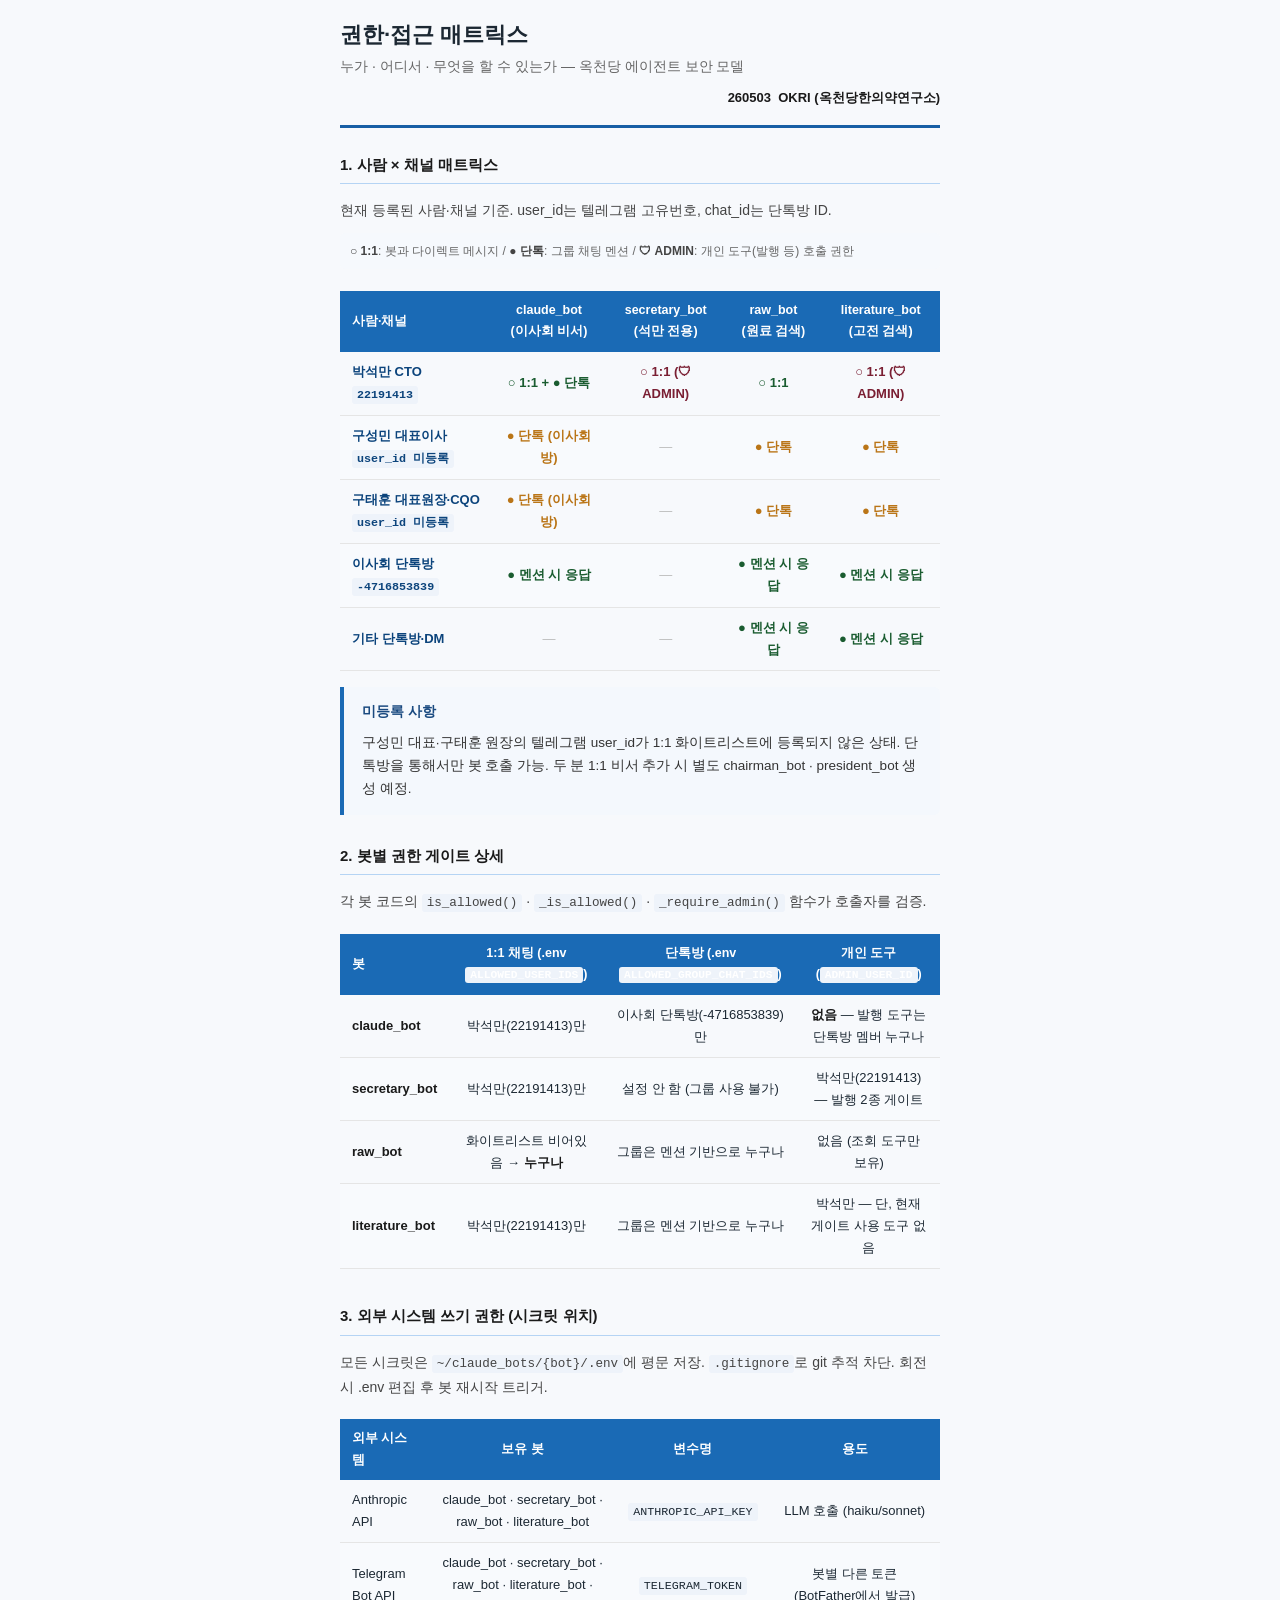
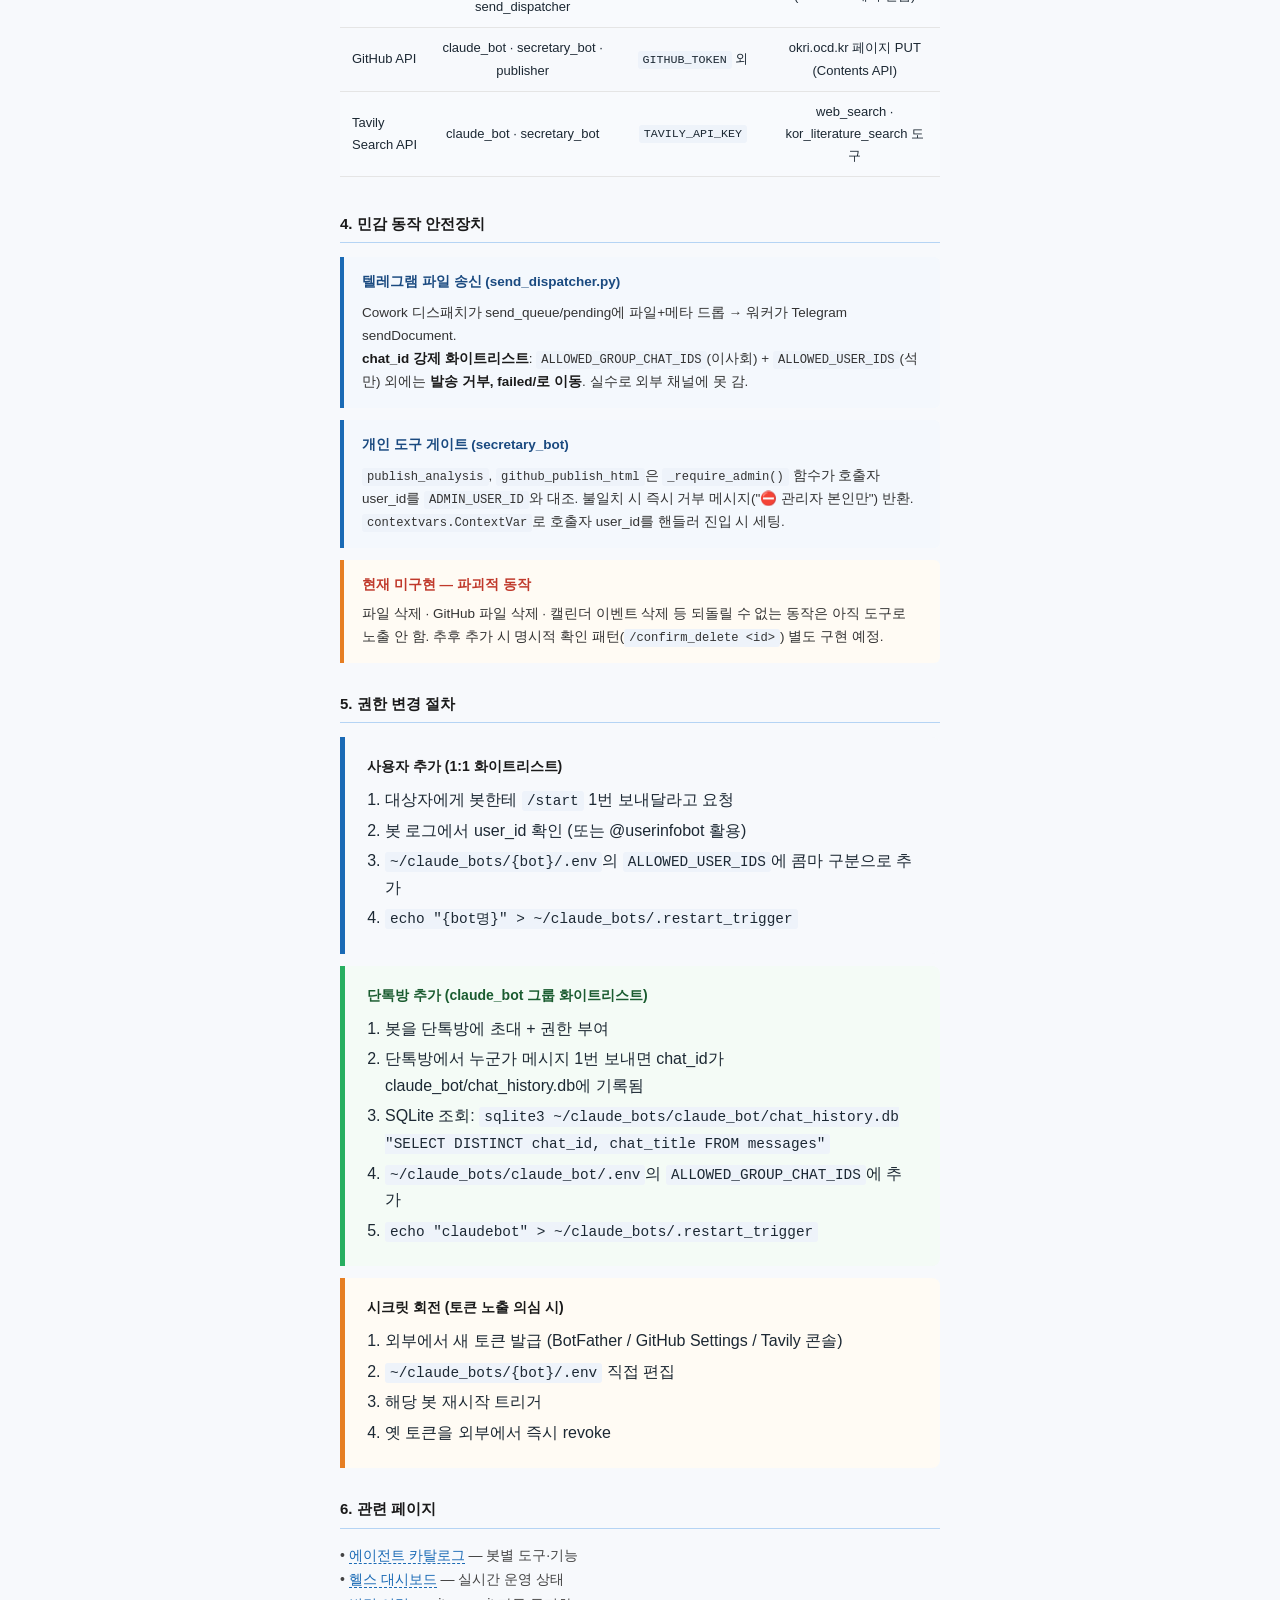
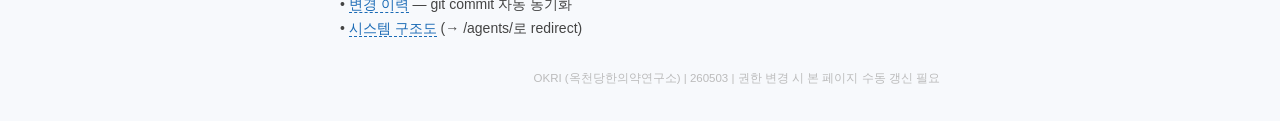
<file: permissions/index.html>
<!DOCTYPE html>
<html lang="ko">
<head>
<meta charset="utf-8">
<meta name="viewport" content="width=device-width, initial-scale=1.0">
<title>옥천당 에이전트 권한·접근 매트릭스</title>
<link rel="stylesheet" href="/style.css">
<style>
.tbl-wrap { overflow-x: auto; -webkit-overflow-scrolling: touch; margin: 8px 0; }
.tbl-wrap table { min-width: 540px; }
.perm-mtx td { font-size: 13px; }
.perm-mtx td.who { font-weight: 600; color: #0C447C; white-space: nowrap; }
.perm-mtx .yes { color: #1a5c30; font-weight: 700; text-align: center; }
.perm-mtx .no  { color: #bbb; text-align: center; }
.perm-mtx .gate { color: #7a1f33; font-weight: 700; text-align: center; }
.perm-mtx .group { color: #BA7517; font-weight: 700; text-align: center; }
.legend-mini { font-size: 12px; color: #666; margin: 6px 0 12px; padding: 8px 10px; background: #f6f9fd; border-radius: 5px; }
.legend-mini b { color: #444; }
.kv { display: grid; grid-template-columns: 130px 1fr; gap: 4px 12px; font-size: 13px; margin: 6px 0; }
.kv b { color: #444; font-weight: 600; }
.kv code { font-size: 12px; }
</style>
</head>
<body>
<div class="doc">

  <div class="cover">
    <div class="cover-title">권한·접근 매트릭스</div>
    <div class="cover-sub">누가 · 어디서 · 무엇을 할 수 있는가 — 옥천당 에이전트 보안 모델</div>
    <div class="cover-meta"><b>260503&nbsp;&nbsp;OKRI (옥천당한의약연구소)</b></div>
  </div>

  <section class="section">
    <div class="section-title">1. 사람 × 채널 매트릭스</div>

    <p class="body-text">현재 등록된 사람·채널 기준. user_id는 텔레그램 고유번호, chat_id는 단톡방 ID.</p>

    <div class="legend-mini">
      <b>○ 1:1</b>: 봇과 다이렉트 메시지 / <b>● 단톡</b>: 그룹 채팅 멘션 / <b>🛡 ADMIN</b>: 개인 도구(발행 등) 호출 권한
    </div>

    <div class="tbl-wrap">
    <table class="data-table perm-mtx">
      <thead>
        <tr>
          <th>사람·채널</th>
          <th>claude_bot<br>(이사회 비서)</th>
          <th>secretary_bot<br>(석만 전용)</th>
          <th>raw_bot<br>(원료 검색)</th>
          <th>literature_bot<br>(고전 검색)</th>
        </tr>
      </thead>
      <tbody>
        <tr>
          <td class="who">박석만 CTO<br><code class="lbl">22191413</code></td>
          <td class="yes">○ 1:1 + ● 단톡</td>
          <td class="gate">○ 1:1 (🛡 ADMIN)</td>
          <td class="yes">○ 1:1</td>
          <td class="gate">○ 1:1 (🛡 ADMIN)</td>
        </tr>
        <tr>
          <td class="who">구성민 대표이사<br><code class="lbl">user_id 미등록</code></td>
          <td class="group">● 단톡 (이사회방)</td>
          <td class="no">—</td>
          <td class="group">● 단톡</td>
          <td class="group">● 단톡</td>
        </tr>
        <tr>
          <td class="who">구태훈 대표원장·CQO<br><code class="lbl">user_id 미등록</code></td>
          <td class="group">● 단톡 (이사회방)</td>
          <td class="no">—</td>
          <td class="group">● 단톡</td>
          <td class="group">● 단톡</td>
        </tr>
        <tr>
          <td class="who">이사회 단톡방<br><code class="lbl">-4716853839</code></td>
          <td class="yes">● 멘션 시 응답</td>
          <td class="no">—</td>
          <td class="yes">● 멘션 시 응답</td>
          <td class="yes">● 멘션 시 응답</td>
        </tr>
        <tr>
          <td class="who">기타 단톡방·DM</td>
          <td class="no">—</td>
          <td class="no">—</td>
          <td class="yes">● 멘션 시 응답</td>
          <td class="yes">● 멘션 시 응답</td>
        </tr>
      </tbody>
    </table>
    </div>

    <div class="info-box" style="margin-top:10px;">
      <div class="info-title">미등록 사항</div>
      구성민 대표·구태훈 원장의 텔레그램 user_id가 1:1 화이트리스트에 등록되지 않은 상태. 단톡방을 통해서만 봇 호출 가능. 두 분 1:1 비서 추가 시 별도 chairman_bot · president_bot 생성 예정.
    </div>
  </section>

  <section class="section">
    <div class="section-title">2. 봇별 권한 게이트 상세</div>

    <p class="body-text">각 봇 코드의 <code>is_allowed()</code> · <code>_is_allowed()</code> · <code>_require_admin()</code> 함수가 호출자를 검증.</p>

    <div class="tbl-wrap">
    <table class="data-table">
      <thead>
        <tr>
          <th>봇</th>
          <th>1:1 채팅 (.env <code>ALLOWED_USER_IDS</code>)</th>
          <th>단톡방 (.env <code>ALLOWED_GROUP_CHAT_IDS</code>)</th>
          <th>개인 도구 (<code>ADMIN_USER_ID</code>)</th>
        </tr>
      </thead>
      <tbody>
        <tr>
          <td><b>claude_bot</b></td>
          <td>박석만(22191413)만</td>
          <td>이사회 단톡방(-4716853839)만</td>
          <td><b>없음</b> — 발행 도구는 단톡방 멤버 누구나</td>
        </tr>
        <tr>
          <td><b>secretary_bot</b></td>
          <td>박석만(22191413)만</td>
          <td>설정 안 함 (그룹 사용 불가)</td>
          <td>박석만(22191413) — 발행 2종 게이트</td>
        </tr>
        <tr>
          <td><b>raw_bot</b></td>
          <td>화이트리스트 비어있음 → <b>누구나</b></td>
          <td>그룹은 멘션 기반으로 누구나</td>
          <td>없음 (조회 도구만 보유)</td>
        </tr>
        <tr>
          <td><b>literature_bot</b></td>
          <td>박석만(22191413)만</td>
          <td>그룹은 멘션 기반으로 누구나</td>
          <td>박석만 — 단, 현재 게이트 사용 도구 없음</td>
        </tr>
      </tbody>
    </table>
    </div>
  </section>

  <section class="section">
    <div class="section-title">3. 외부 시스템 쓰기 권한 (시크릿 위치)</div>

    <p class="body-text">모든 시크릿은 <code>~/claude_bots/{bot}/.env</code>에 평문 저장. <code>.gitignore</code>로 git 추적 차단. 회전 시 .env 편집 후 봇 재시작 트리거.</p>

    <div class="tbl-wrap">
    <table class="data-table">
      <thead>
        <tr>
          <th>외부 시스템</th>
          <th>보유 봇</th>
          <th>변수명</th>
          <th>용도</th>
        </tr>
      </thead>
      <tbody>
        <tr>
          <td>Anthropic API</td>
          <td>claude_bot · secretary_bot · raw_bot · literature_bot</td>
          <td><code>ANTHROPIC_API_KEY</code></td>
          <td>LLM 호출 (haiku/sonnet)</td>
        </tr>
        <tr>
          <td>Telegram Bot API</td>
          <td>claude_bot · secretary_bot · raw_bot · literature_bot · send_dispatcher</td>
          <td><code>TELEGRAM_TOKEN</code></td>
          <td>봇별 다른 토큰 (BotFather에서 발급)</td>
        </tr>
        <tr>
          <td>GitHub API</td>
          <td>claude_bot · secretary_bot · publisher</td>
          <td><code>GITHUB_TOKEN</code> 외</td>
          <td>okri.ocd.kr 페이지 PUT (Contents API)</td>
        </tr>
        <tr>
          <td>Tavily Search API</td>
          <td>claude_bot · secretary_bot</td>
          <td><code>TAVILY_API_KEY</code></td>
          <td>web_search · kor_literature_search 도구</td>
        </tr>
      </tbody>
    </table>
    </div>
  </section>

  <section class="section">
    <div class="section-title">4. 민감 동작 안전장치</div>

    <div class="info-box">
      <div class="info-title">텔레그램 파일 송신 (send_dispatcher.py)</div>
      Cowork 디스패치가 send_queue/pending에 파일+메타 드롭 → 워커가 Telegram sendDocument.<br>
      <b>chat_id 강제 화이트리스트</b>: <code>ALLOWED_GROUP_CHAT_IDS</code>(이사회) + <code>ALLOWED_USER_IDS</code>(석만) 외에는 <b>발송 거부, failed/로 이동</b>. 실수로 외부 채널에 못 감.
    </div>

    <div class="info-box" style="margin-top:8px;">
      <div class="info-title">개인 도구 게이트 (secretary_bot)</div>
      <code>publish_analysis</code>, <code>github_publish_html</code>은 <code>_require_admin()</code> 함수가 호출자 user_id를 <code>ADMIN_USER_ID</code>와 대조. 불일치 시 즉시 거부 메시지("⛔ 관리자 본인만") 반환. <code>contextvars.ContextVar</code>로 호출자 user_id를 핸들러 진입 시 세팅.
    </div>

    <div class="notice-box" style="margin-top:8px;">
      <div class="notice-title">현재 미구현 — 파괴적 동작</div>
      파일 삭제 · GitHub 파일 삭제 · 캘린더 이벤트 삭제 등 되돌릴 수 없는 동작은 아직 도구로 노출 안 함. 추후 추가 시 명시적 확인 패턴(<code>/confirm_delete &lt;id&gt;</code>) 별도 구현 예정.
    </div>
  </section>

  <section class="section">
    <div class="section-title">5. 권한 변경 절차</div>

    <div class="step-card">
      <div class="step-header"><div class="step-title">사용자 추가 (1:1 화이트리스트)</div></div>
      <ol style="margin:6px 0 0 18px;padding:0;">
        <li>대상자에게 봇한테 <code>/start</code> 1번 보내달라고 요청</li>
        <li>봇 로그에서 user_id 확인 (또는 @userinfobot 활용)</li>
        <li><code>~/claude_bots/{bot}/.env</code>의 <code>ALLOWED_USER_IDS</code>에 콤마 구분으로 추가</li>
        <li><code>echo "{bot명}" &gt; ~/claude_bots/.restart_trigger</code></li>
      </ol>
    </div>

    <div class="step-card green" style="margin-top:8px;">
      <div class="step-header"><div class="step-title">단톡방 추가 (claude_bot 그룹 화이트리스트)</div></div>
      <ol style="margin:6px 0 0 18px;padding:0;">
        <li>봇을 단톡방에 초대 + 권한 부여</li>
        <li>단톡방에서 누군가 메시지 1번 보내면 chat_id가 claude_bot/chat_history.db에 기록됨</li>
        <li>SQLite 조회: <code>sqlite3 ~/claude_bots/claude_bot/chat_history.db "SELECT DISTINCT chat_id, chat_title FROM messages"</code></li>
        <li><code>~/claude_bots/claude_bot/.env</code>의 <code>ALLOWED_GROUP_CHAT_IDS</code>에 추가</li>
        <li><code>echo "claudebot" &gt; ~/claude_bots/.restart_trigger</code></li>
      </ol>
    </div>

    <div class="step-card orange" style="margin-top:8px;">
      <div class="step-header"><div class="step-title">시크릿 회전 (토큰 노출 의심 시)</div></div>
      <ol style="margin:6px 0 0 18px;padding:0;">
        <li>외부에서 새 토큰 발급 (BotFather / GitHub Settings / Tavily 콘솔)</li>
        <li><code>~/claude_bots/{bot}/.env</code> 직접 편집</li>
        <li>해당 봇 재시작 트리거</li>
        <li>옛 토큰을 외부에서 즉시 revoke</li>
      </ol>
    </div>
  </section>

  <section class="section">
    <div class="section-title">6. 관련 페이지</div>
    <p class="body-text">
      • <a href="/agents/">에이전트 카탈로그</a> — 봇별 도구·기능<br>
      • <a href="/health/">헬스 대시보드</a> — 실시간 운영 상태<br>
      • <a href="/changelog/">변경 이력</a> — git commit 자동 동기화<br>
      • <a href="/architecture/agent-system.html">시스템 구조도</a> (→ /agents/로 redirect)
    </p>
  </section>

  <div class="footer">OKRI (옥천당한의약연구소) | 260503 | 권한 변경 시 본 페이지 수동 갱신 필요</div>

</div>
</body>
</html>
</file>
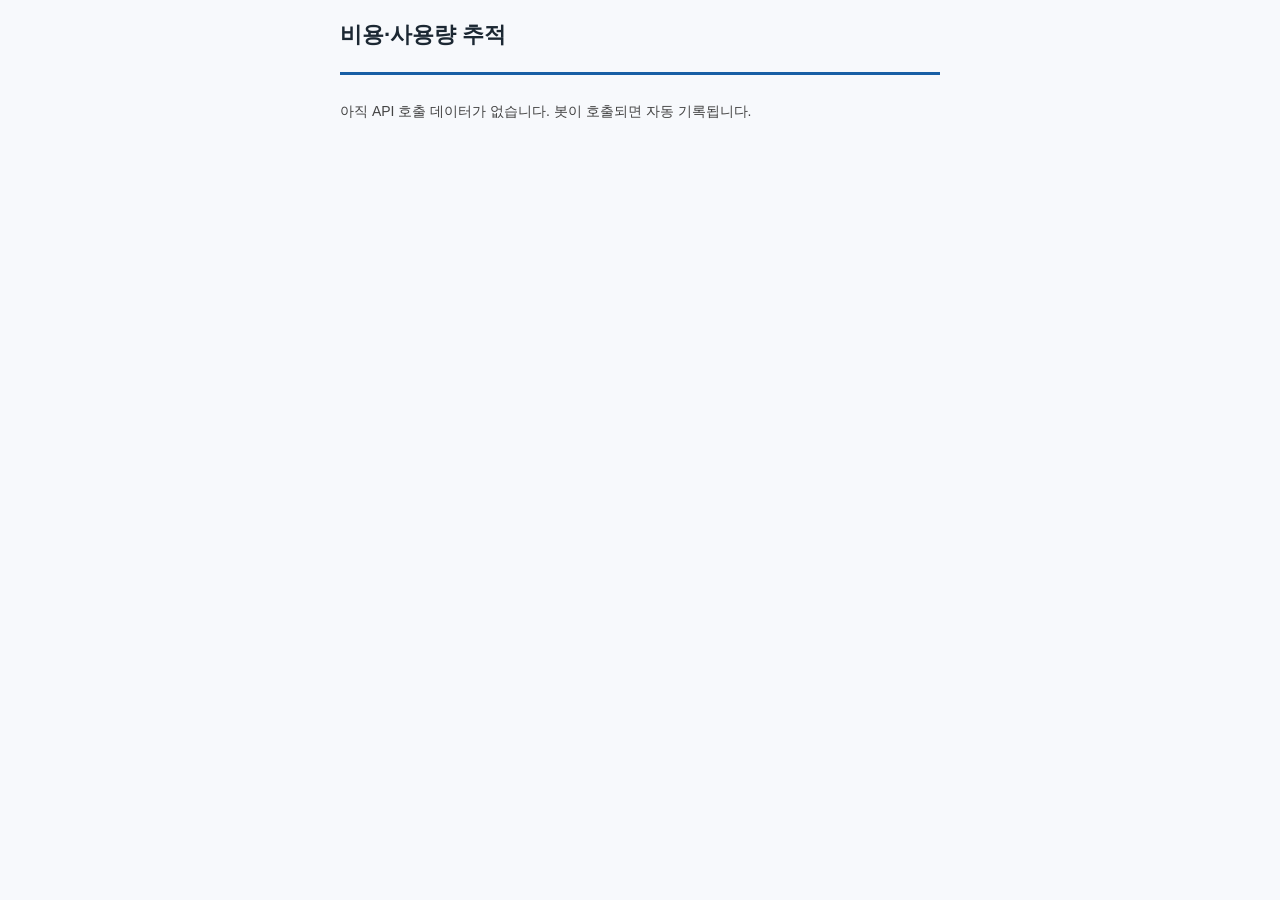
<file: usage/index.html>
<!DOCTYPE html>
<html lang="ko"><head><meta charset="utf-8"><meta name="viewport" content="width=device-width, initial-scale=1.0">
<title>비용 추적</title><link rel="stylesheet" href="/style.css"></head>
<body><div class="doc"><div class="cover"><div class="cover-title">비용·사용량 추적</div></div>
<section class="section"><p class="body-text">아직 API 호출 데이터가 없습니다. 봇이 호출되면 자동 기록됩니다.</p></section></div></body></html>
</file>
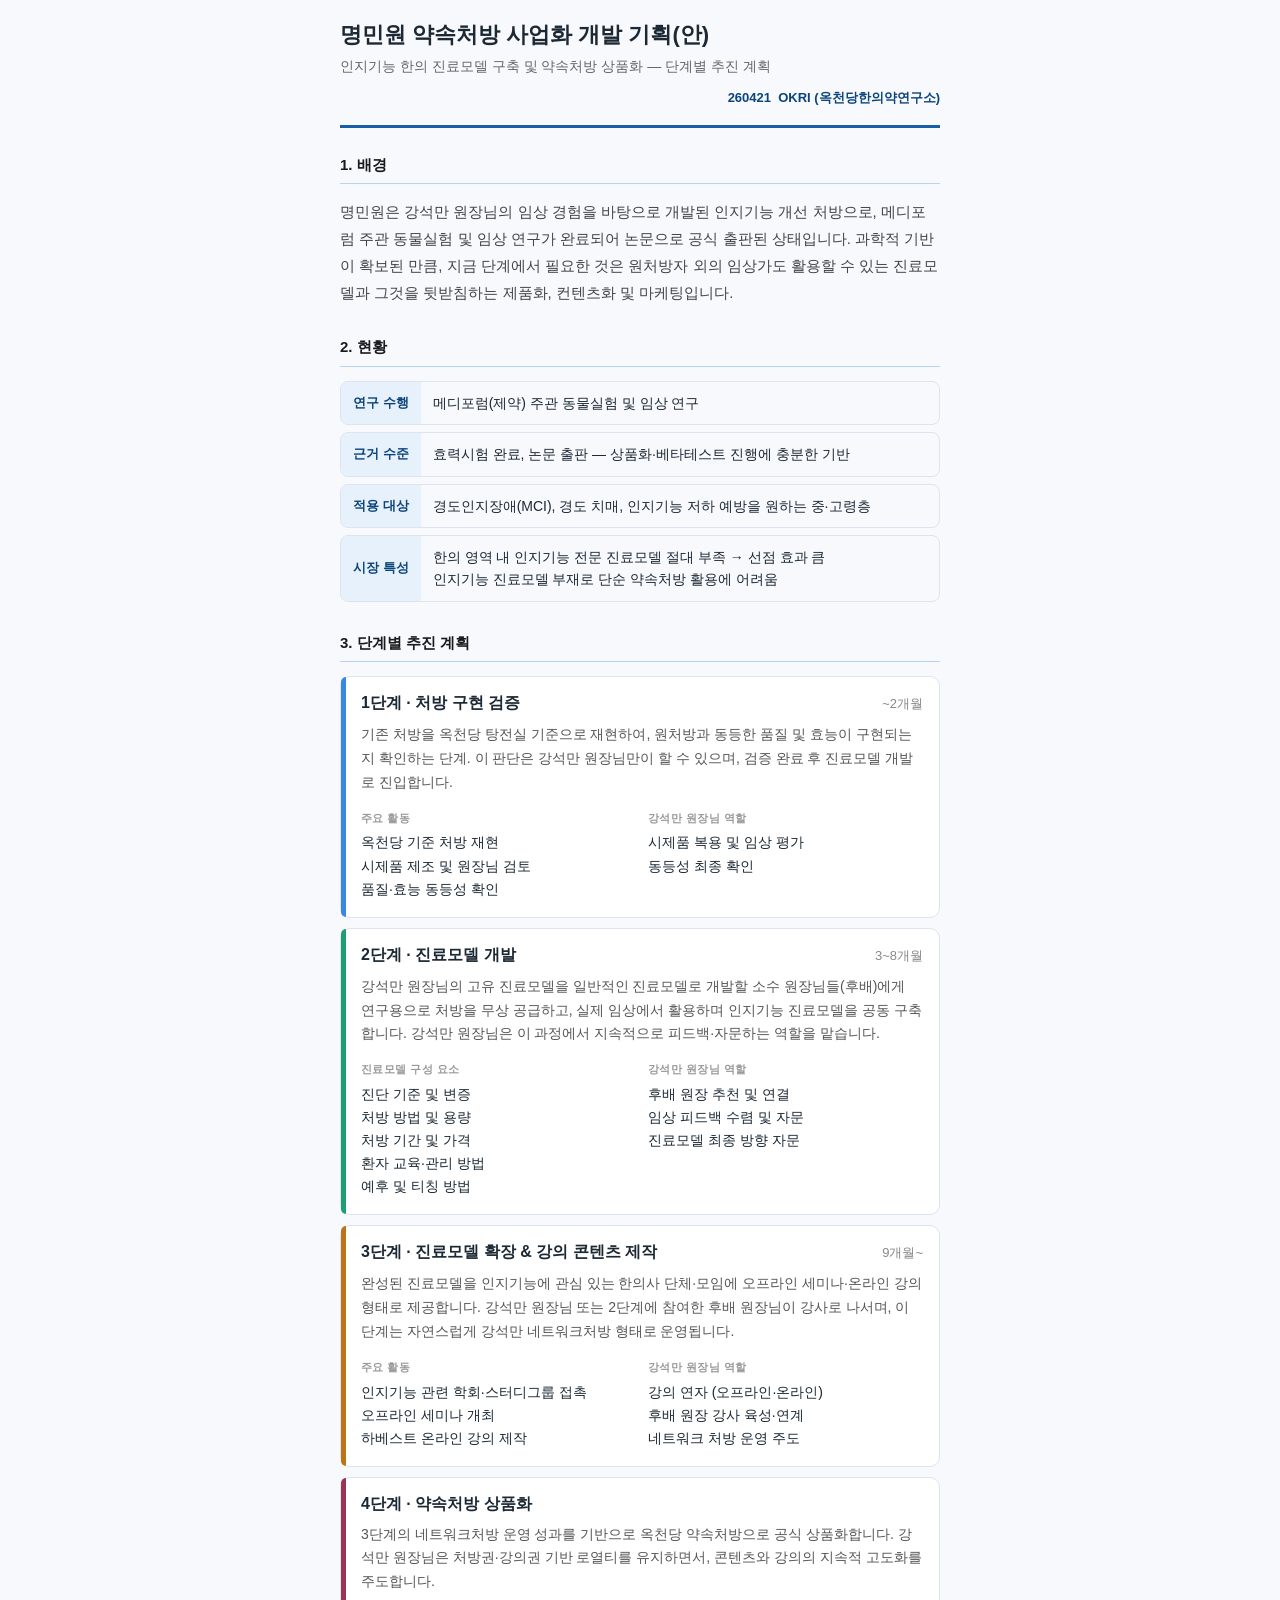
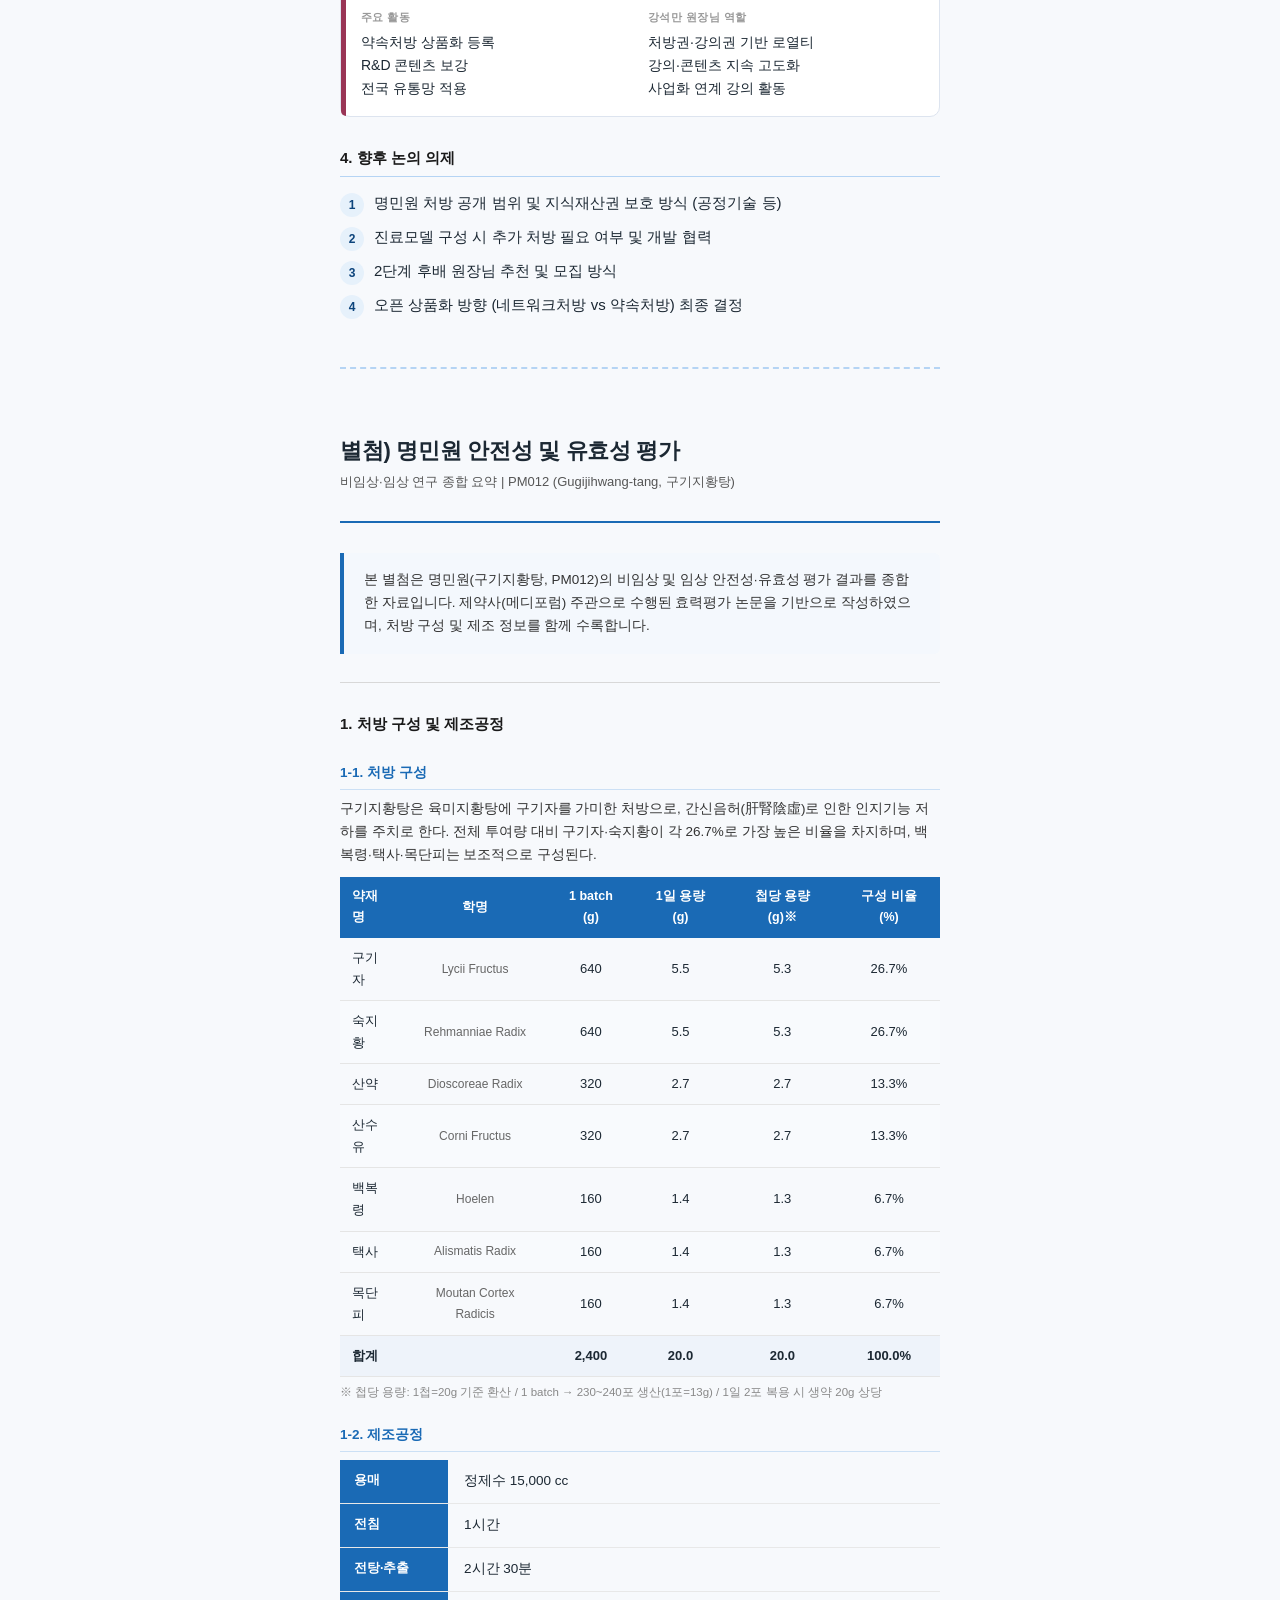
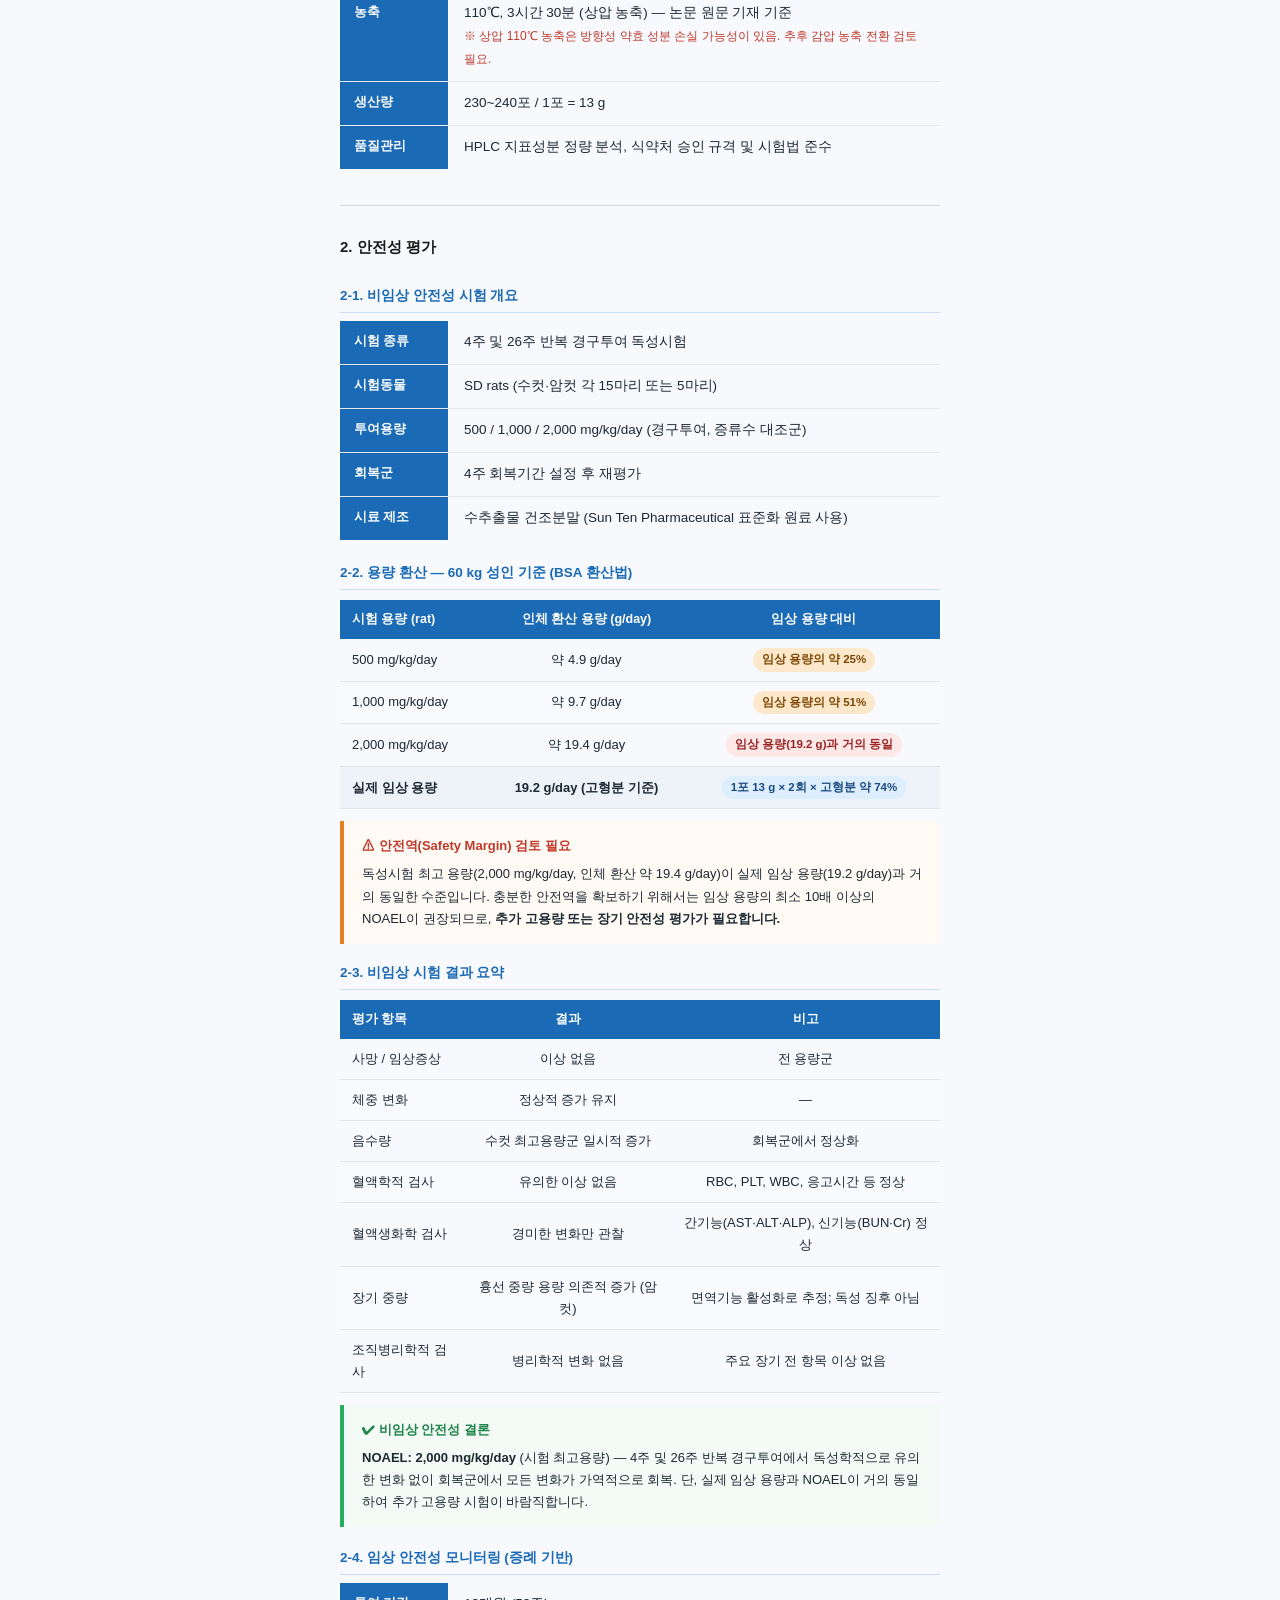
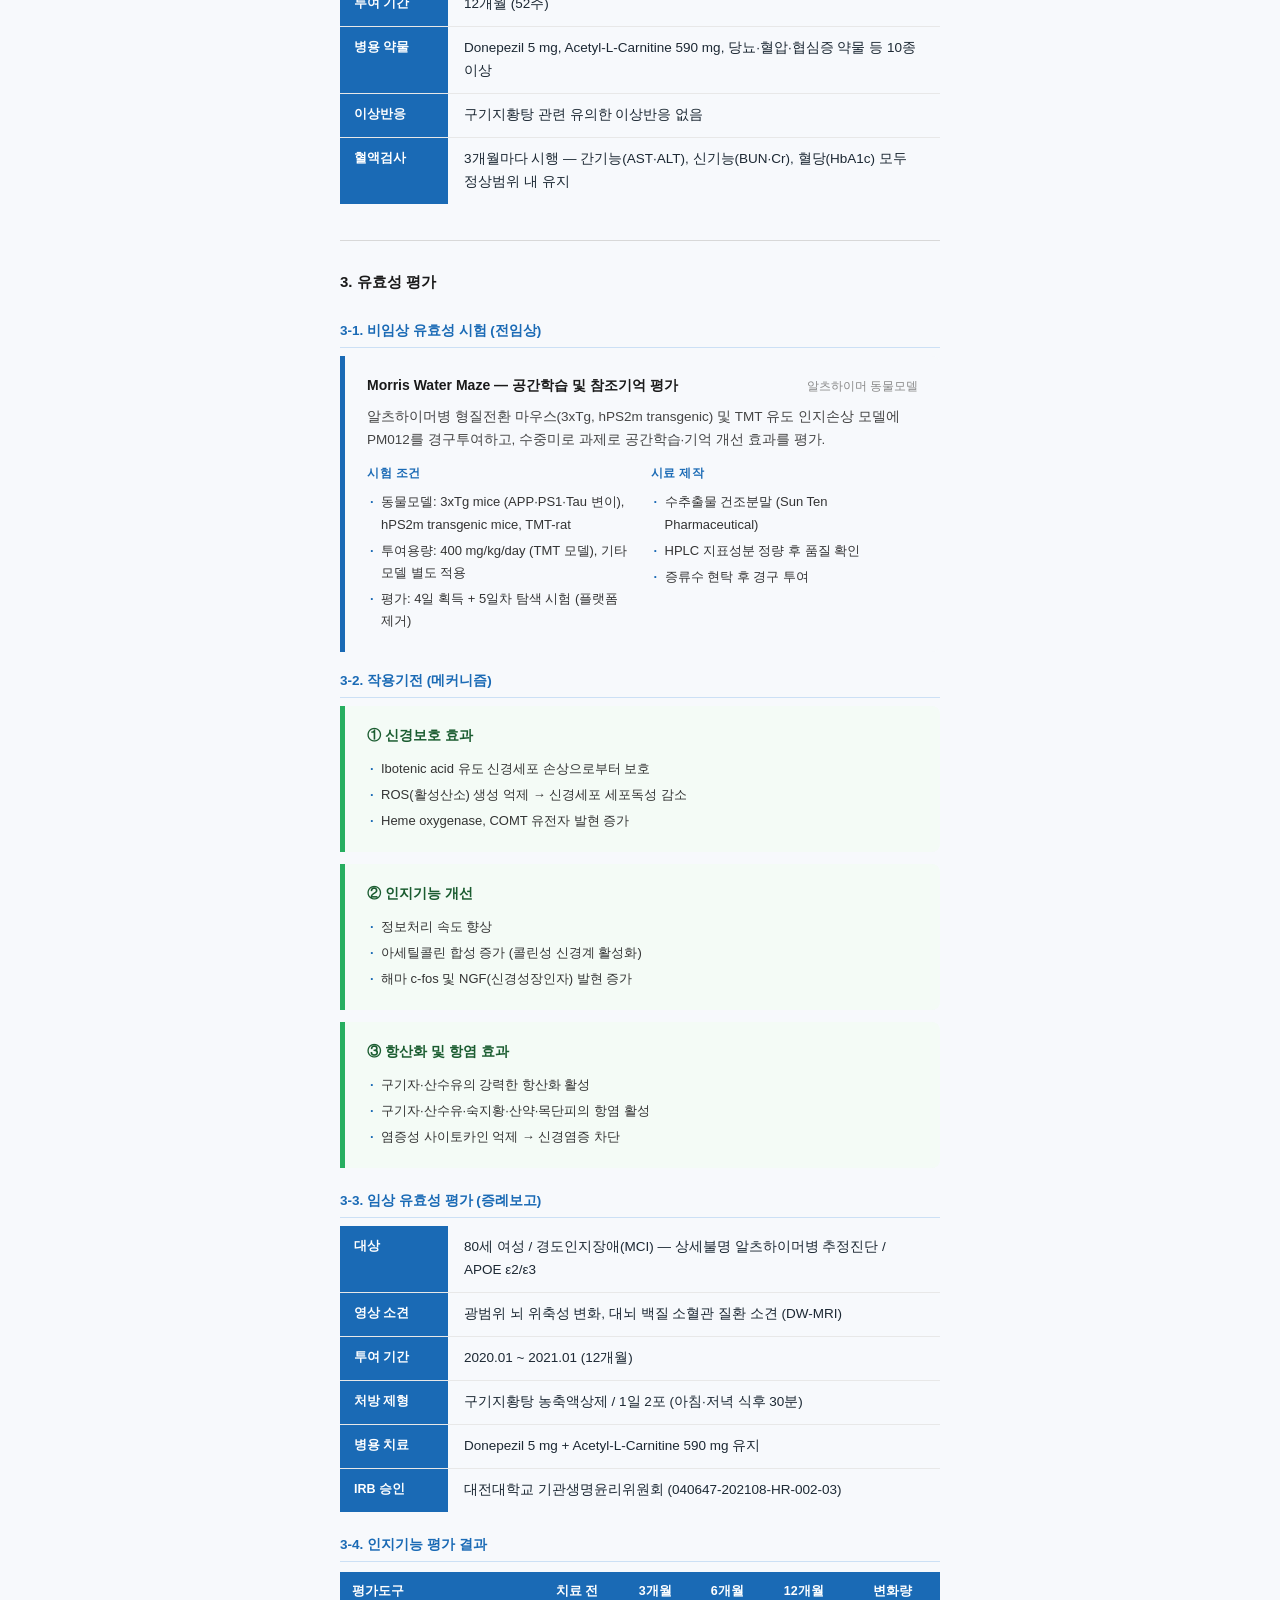
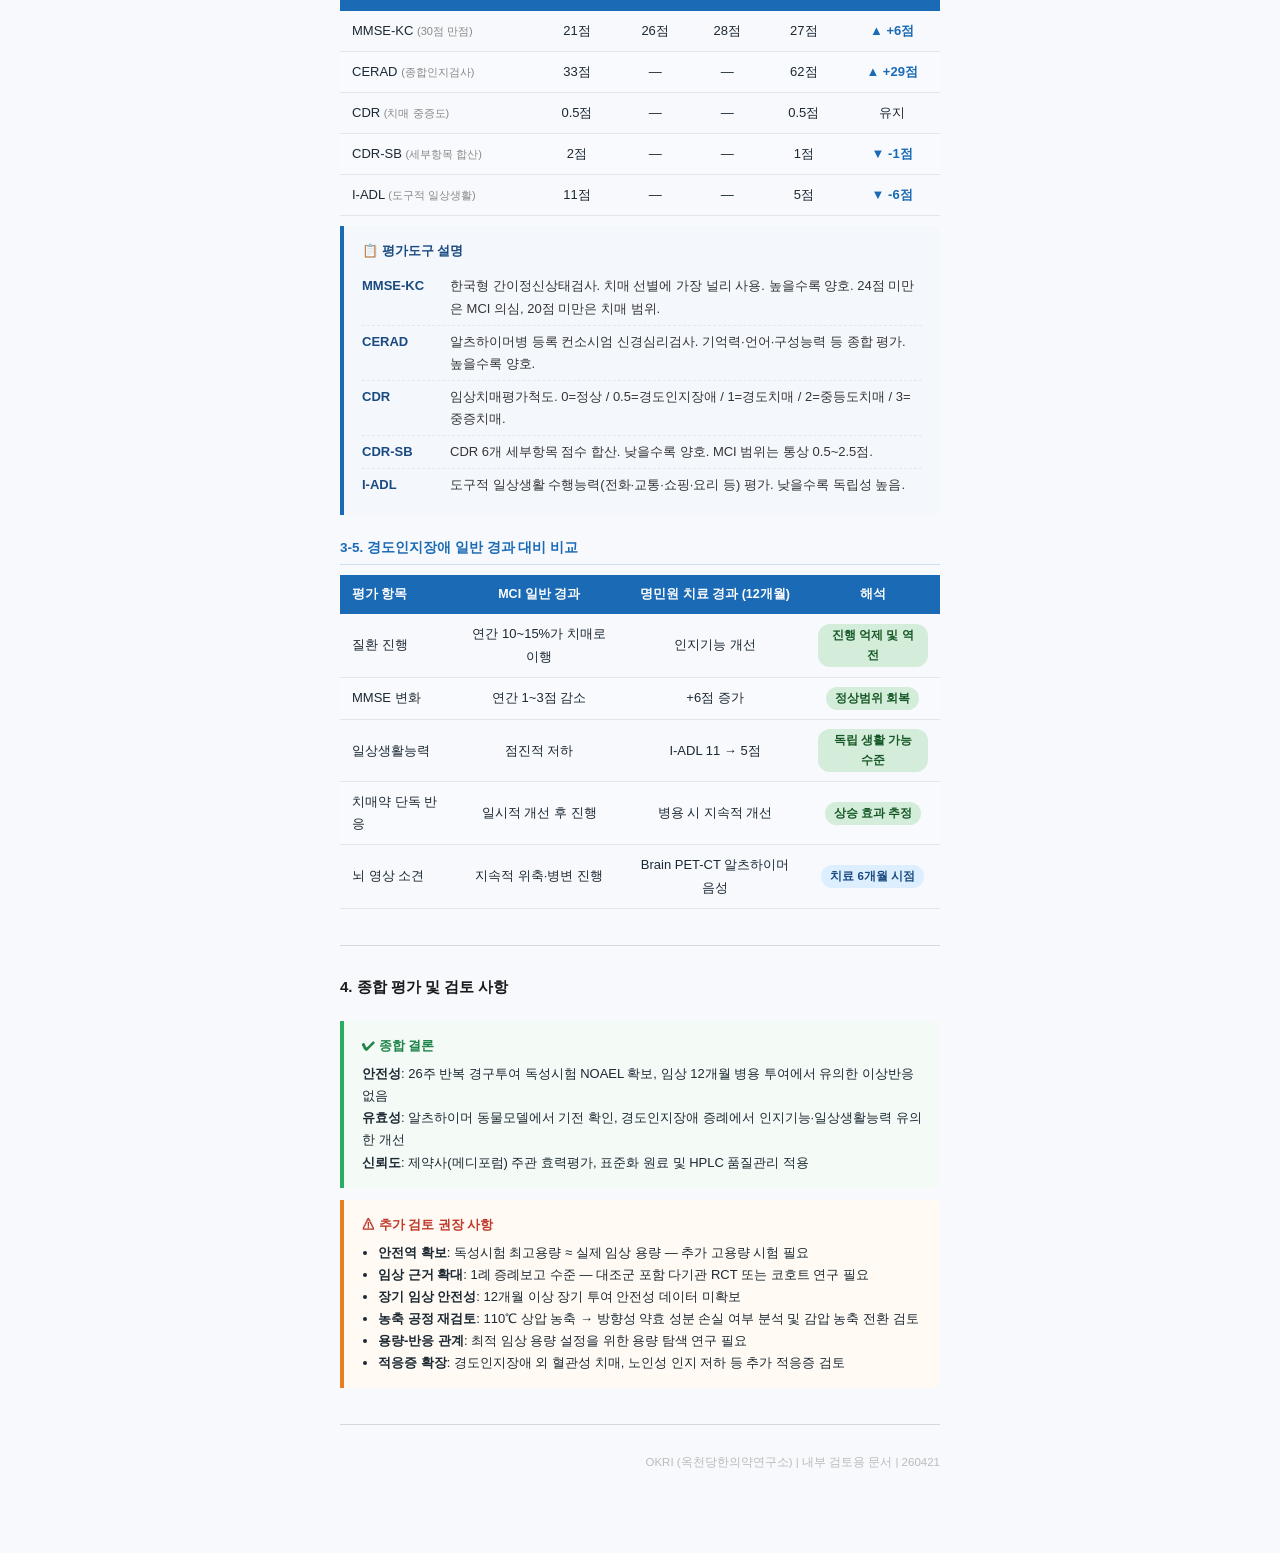
<file: okri-mmw.html>
<!DOCTYPE html>
<html lang="ko">
<head>
  <meta charset="UTF-8">
  <meta name="viewport" content="width=device-width, initial-scale=1.0">
  <title>명민원 약속처방 사업화 개발 기획(안)</title>
  <style>
    * { box-sizing: border-box; margin: 0; padding: 0; }

    body {
      font-family: -apple-system, 'Apple SD Gothic Neo', 'Noto Sans KR', 'Malgun Gothic', sans-serif;
      color: #1C2833;
      background: #F7F9FC;
      padding: 20px 16px 40px;
      font-size: 16px;
      line-height: 1.7;
    }

    /* ════════════════════════════════════
       공통 레이아웃
    ════════════════════════════════════ */
    .doc  { max-width: 600px; margin: 0 auto; }
    .page { max-width: 600px; margin: 0 auto; padding: 20px 0 40px; }

    /* ── 페이지 구분선 ── */
    .page-break {
      max-width: 600px;
      margin: 48px auto;
      border: none;
      border-top: 2px dashed #B5D4F4;
      position: relative;
    }
    .page-break::after {
      content: '별첨';
      position: absolute;
      top: -11px;
      left: 50%;
      transform: translateX(-50%);
      background: #F7F9FC;
      padding: 0 14px;
      font-size: 11px;
      font-weight: 700;
      color: #185FA5;
      letter-spacing: 0.1em;
    }

    /* ════════════════════════════════════
       기획안 스타일  (.doc 범위)
    ════════════════════════════════════ */
    .doc .cover {
      border-bottom: 3px solid #185FA5;
      padding-bottom: 16px;
      margin-bottom: 24px;
    }
    .doc .cover-title {
      font-size: 22px;
      font-weight: 700;
      color: #1C2833;
      line-height: 1.35;
      margin-bottom: 6px;
    }
    .doc .cover-sub {
      font-size: 14px;
      color: #666;
      margin-bottom: 10px;
      line-height: 1.5;
    }
    .doc .cover-meta {
      text-align: right;
      font-size: 13px;
      color: #0C447C;
    }
    .doc .cover-meta b { font-weight: 700; }

    .doc .section { margin-bottom: 28px; }
    .doc .section-title {
      font-size: 15px;
      font-weight: 700;
      color: #1a1a1a;
      border-bottom: 1.5px solid #B5D4F4;
      padding-bottom: 6px;
      margin-bottom: 14px;
    }
    .doc .section p {
      font-size: 15px;
      line-height: 1.8;
      color: #444;
    }

    .inforow {
      display: flex;
      border: 1px solid #dde4ef;
      border-radius: 8px;
      overflow: hidden;
      margin-bottom: 7px;
    }
    .inforow-label {
      background: #E6F1FB;
      color: #0C447C;
      font-size: 13px;
      font-weight: 700;
      padding: 10px 12px;
      min-width: 76px;
      display: flex;
      align-items: center;
      flex-shrink: 0;
    }
    .inforow-val {
      font-size: 14px;
      color: #1C2833;
      padding: 10px 12px;
      line-height: 1.6;
    }

    .phase-card {
      background: #fff;
      border: 1px solid #dde4ef;
      border-radius: 10px;
      padding: 16px 16px 16px 20px;
      position: relative;
      margin-bottom: 10px;
    }
    .phase-card::before {
      content: '';
      position: absolute;
      left: 0; top: 0; bottom: 0;
      width: 5px;
      border-radius: 10px 0 0 10px;
    }
    .phase-1::before { background: #378ADD; }
    .phase-2::before { background: #1D9E75; }
    .phase-3::before { background: #BA7517; }
    .phase-4::before { background: #993556; }

    .phase-head {
      display: flex;
      justify-content: space-between;
      align-items: baseline;
      margin-bottom: 8px;
      gap: 8px;
    }
    .phase-name {
      font-size: 16px;
      font-weight: 700;
      color: #1C2833;
      line-height: 1.3;
    }
    .phase-period {
      font-size: 13px;
      color: #888;
      white-space: nowrap;
      flex-shrink: 0;
    }
    .phase-desc {
      font-size: 14px;
      color: #555;
      line-height: 1.7;
      margin-bottom: 14px;
    }
    .phase-body {
      display: grid;
      grid-template-columns: 1fr 1fr;
      gap: 12px;
    }
    .item-label {
      font-size: 11px;
      color: #999;
      font-weight: 700;
      margin-bottom: 4px;
      text-transform: uppercase;
      letter-spacing: 0.04em;
    }
    .item-val {
      font-size: 14px;
      color: #1C2833;
      line-height: 1.65;
    }

    .agenda-list { display: flex; flex-direction: column; gap: 8px; }
    .agenda-item { display: flex; gap: 10px; align-items: flex-start; }
    .agenda-num {
      min-width: 24px;
      height: 24px;
      border-radius: 50%;
      background: #E6F1FB;
      color: #0C447C;
      font-size: 12px;
      font-weight: 700;
      display: flex;
      align-items: center;
      justify-content: center;
      flex-shrink: 0;
      margin-top: 2px;
    }
    .agenda-text {
      font-size: 15px;
      color: #1C2833;
      line-height: 1.6;
    }

    /* ════════════════════════════════════
       별첨 스타일  (.page 범위)
    ════════════════════════════════════ */
    .page .doc-header { margin-bottom: 28px; }
    .page .doc-header h1 {
      font-size: 22px;
      font-weight: 700;
      letter-spacing: -0.3px;
      line-height: 1.3;
    }
    .page .doc-header .subtitle {
      font-size: 13px;
      color: #555;
      margin-top: 5px;
    }
    .doc-meta {
      text-align: right;
      font-size: 12.5px;
      color: #1a6ab5;
      font-weight: 600;
      margin-top: 10px;
    }
    .divider {
      border: none;
      border-top: 2px solid #1a6ab5;
      margin: 14px 0 30px;
    }
    .divider-thin {
      border: none;
      border-top: 1px solid #d8d8d8;
      margin: 28px 0;
    }

    .page .section-title {
      font-size: 15px;
      font-weight: 700;
      color: #1a1a1a;
      margin-bottom: 16px;
      padding-bottom: 6px;
    }
    .sub-title {
      font-size: 13.5px;
      font-weight: 700;
      color: #1a6ab5;
      margin: 20px 0 8px;
      border-bottom: 1px solid #cce0f5;
      padding-bottom: 4px;
    }

    .overview-box {
      background: #f4f8fd;
      border-left: 4px solid #1a6ab5;
      padding: 16px 20px;
      border-radius: 0 6px 6px 0;
      margin-bottom: 10px;
      font-size: 13.5px;
      color: #333;
    }

    .label-table {
      width: 100%;
      border-collapse: collapse;
      margin-bottom: 6px;
    }
    .label-table tr { border-bottom: 1px solid #e8e8e8; }
    .label-table tr:last-child { border-bottom: none; }
    .label-table td.label {
      background: #1a6ab5;
      color: #fff;
      font-weight: 600;
      font-size: 12.5px;
      width: 108px;
      padding: 10px 14px;
      white-space: nowrap;
      vertical-align: top;
    }
    .label-table td.value {
      background: #f7f9fc;
      padding: 10px 16px;
      font-size: 13.5px;
      vertical-align: top;
    }

    .data-table {
      width: 100%;
      border-collapse: collapse;
      margin: 10px 0 6px;
      font-size: 13px;
    }
    .data-table thead tr { background: #1a6ab5; color: #fff; }
    .data-table thead th {
      padding: 9px 12px;
      font-weight: 600;
      font-size: 12.5px;
      text-align: center;
    }
    .data-table thead th:first-child { text-align: left; }
    .data-table tbody tr { border-bottom: 1px solid #e5e5e5; }
    .data-table tbody tr:nth-child(even) { background: #f8fafd; }
    .data-table tbody tr.total-row { background: #eef3fa; font-weight: 600; }
    .data-table tbody td { padding: 9px 12px; vertical-align: middle; text-align: center; }
    .data-table tbody td:first-child { text-align: left; }

    .step-card {
      border-left: 5px solid #1a6ab5;
      background: #f7f9fc;
      border-radius: 0 8px 8px 0;
      padding: 18px 22px;
      margin-bottom: 12px;
    }
    .step-card.green { border-color: #27ae60; background: #f4fbf6; }
    .step-card .step-header {
      display: flex;
      justify-content: space-between;
      align-items: baseline;
      margin-bottom: 8px;
    }
    .step-card .step-title {
      font-size: 14px;
      font-weight: 700;
      color: #1a1a1a;
    }
    .step-card.green .step-title { color: #1a5c30; }
    .step-card .step-note { font-size: 12px; color: #888; }
    .step-card p { font-size: 13.5px; color: #444; margin-bottom: 12px; }
    .step-card .two-col { display: grid; grid-template-columns: 1fr 1fr; gap: 16px; }
    .step-card .col-title {
      font-size: 11.5px;
      color: #1a6ab5;
      font-weight: 700;
      margin-bottom: 6px;
      text-transform: uppercase;
      letter-spacing: 0.5px;
    }
    .step-card ul { list-style: none; padding: 0; }
    .step-card ul li {
      font-size: 13px;
      color: #333;
      padding: 2px 0 2px 14px;
      position: relative;
    }
    .step-card ul li::before {
      content: '·';
      position: absolute;
      left: 3px;
      color: #1a6ab5;
      font-weight: 700;
    }

    .notice-box {
      border-left: 4px solid #e67e22;
      background: #fffbf4;
      padding: 14px 18px;
      border-radius: 0 6px 6px 0;
      margin: 12px 0;
      font-size: 13px;
    }
    .notice-box .notice-title { font-weight: 700; color: #c0392b; margin-bottom: 6px; }
    .success-box {
      border-left: 4px solid #27ae60;
      background: #f4fbf6;
      padding: 14px 18px;
      border-radius: 0 6px 6px 0;
      margin: 12px 0;
      font-size: 13px;
    }
    .success-box .success-title { font-weight: 700; color: #1e8449; margin-bottom: 6px; }
    .info-box {
      border-left: 4px solid #1a6ab5;
      background: #f4f8fd;
      padding: 14px 18px;
      border-radius: 0 6px 6px 0;
      margin: 12px 0;
      font-size: 13px;
    }
    .info-box .info-title { font-weight: 700; color: #1a4a80; margin-bottom: 8px; }

    .tag {
      display: inline-block;
      padding: 2px 9px;
      border-radius: 12px;
      font-size: 11.5px;
      font-weight: 600;
    }
    .tag-blue   { background: #ddeeff; color: #1a4a80; }
    .tag-green  { background: #d4edda; color: #155724; }
    .tag-orange { background: #fde8cc; color: #7d4600; }
    .tag-red    { background: #fde8e8; color: #922; }

    .desc-list { margin: 0; padding: 0; list-style: none; }
    .desc-list li {
      display: flex;
      gap: 8px;
      padding: 5px 0;
      border-bottom: 1px dashed #e0e8f0;
      font-size: 13px;
      align-items: flex-start;
    }
    .desc-list li:last-child { border-bottom: none; }
    .desc-list .term { font-weight: 700; color: #1a4a80; white-space: nowrap; min-width: 80px; }
    .desc-list .def { color: #333; }

    .body-text { font-size: 13.5px; color: #333; margin-bottom: 10px; }

    section { margin-bottom: 36px; }
  </style>
</head>
<body>

  <!-- ════════════════════════════════════
       기획안 본문
  ════════════════════════════════════ -->
  <div class="doc">

    <div class="cover">
      <div class="cover-title">명민원 약속처방 사업화 개발 기획(안)</div>
      <div class="cover-sub">인지기능 한의 진료모델 구축 및 약속처방 상품화 — 단계별 추진 계획</div>
      <div class="cover-meta"><b>260421&nbsp;&nbsp;OKRI (옥천당한의약연구소)</b></div>
    </div>

    <div class="section">
      <div class="section-title">1. 배경</div>
      <p>명민원은 강석만 원장님의 임상 경험을 바탕으로 개발된 인지기능 개선 처방으로, 메디포럼 주관 동물실험 및 임상 연구가 완료되어 논문으로 공식 출판된 상태입니다. 과학적 기반이 확보된 만큼, 지금 단계에서 필요한 것은 원처방자 외의 임상가도 활용할 수 있는 진료모델과 그것을 뒷받침하는 제품화, 컨텐츠화 및 마케팅입니다.</p>
    </div>

    <div class="section">
      <div class="section-title">2. 현황</div>
      <div class="inforow"><div class="inforow-label">연구 수행</div><div class="inforow-val">메디포럼(제약) 주관 동물실험 및 임상 연구</div></div>
      <div class="inforow"><div class="inforow-label">근거 수준</div><div class="inforow-val">효력시험 완료, 논문 출판 — 상품화·베타테스트 진행에 충분한 기반</div></div>
      <div class="inforow"><div class="inforow-label">적용 대상</div><div class="inforow-val">경도인지장애(MCI), 경도 치매, 인지기능 저하 예방을 원하는 중·고령층</div></div>
      <div class="inforow"><div class="inforow-label">시장 특성</div><div class="inforow-val">한의 영역 내 인지기능 전문 진료모델 절대 부족 → 선점 효과 큼<br>인지기능 진료모델 부재로 단순 약속처방 활용에 어려움</div></div>
    </div>

    <div class="section">
      <div class="section-title">3. 단계별 추진 계획</div>

      <div class="phase-card phase-1">
        <div class="phase-head">
          <div class="phase-name">1단계 · 처방 구현 검증</div>
          <div class="phase-period">~2개월</div>
        </div>
        <div class="phase-desc">기존 처방을 옥천당 탕전실 기준으로 재현하여, 원처방과 동등한 품질 및 효능이 구현되는지 확인하는 단계. 이 판단은 강석만 원장님만이 할 수 있으며, 검증 완료 후 진료모델 개발로 진입합니다.</div>
        <div class="phase-body">
          <div>
            <div class="item-label">주요 활동</div>
            <div class="item-val">옥천당 기준 처방 재현<br>시제품 제조 및 원장님 검토<br>품질·효능 동등성 확인</div>
          </div>
          <div>
            <div class="item-label">강석만 원장님 역할</div>
            <div class="item-val">시제품 복용 및 임상 평가<br>동등성 최종 확인</div>
          </div>
        </div>
      </div>

      <div class="phase-card phase-2">
        <div class="phase-head">
          <div class="phase-name">2단계 · 진료모델 개발</div>
          <div class="phase-period">3~8개월</div>
        </div>
        <div class="phase-desc">강석만 원장님의 고유 진료모델을 일반적인 진료모델로 개발할 소수 원장님들(후배)에게 연구용으로 처방을 무상 공급하고, 실제 임상에서 활용하며 인지기능 진료모델을 공동 구축합니다. 강석만 원장님은 이 과정에서 지속적으로 피드백·자문하는 역할을 맡습니다.</div>
        <div class="phase-body">
          <div>
            <div class="item-label">진료모델 구성 요소</div>
            <div class="item-val">진단 기준 및 변증<br>처방 방법 및 용량<br>처방 기간 및 가격<br>환자 교육·관리 방법<br>예후 및 티칭 방법</div>
          </div>
          <div>
            <div class="item-label">강석만 원장님 역할</div>
            <div class="item-val">후배 원장 추천 및 연결<br>임상 피드백 수렴 및 자문<br>진료모델 최종 방향 자문</div>
          </div>
        </div>
      </div>

      <div class="phase-card phase-3">
        <div class="phase-head">
          <div class="phase-name">3단계 · 진료모델 확장 &amp; 강의 콘텐츠 제작</div>
          <div class="phase-period">9개월~</div>
        </div>
        <div class="phase-desc">완성된 진료모델을 인지기능에 관심 있는 한의사 단체·모임에 오프라인 세미나·온라인 강의 형태로 제공합니다. 강석만 원장님 또는 2단계에 참여한 후배 원장님이 강사로 나서며, 이 단계는 자연스럽게 강석만 네트워크처방 형태로 운영됩니다.</div>
        <div class="phase-body">
          <div>
            <div class="item-label">주요 활동</div>
            <div class="item-val">인지기능 관련 학회·스터디그룹 접촉<br>오프라인 세미나 개최<br>하베스트 온라인 강의 제작</div>
          </div>
          <div>
            <div class="item-label">강석만 원장님 역할</div>
            <div class="item-val">강의 연자 (오프라인·온라인)<br>후배 원장 강사 육성·연계<br>네트워크 처방 운영 주도</div>
          </div>
        </div>
      </div>

      <div class="phase-card phase-4">
        <div class="phase-head">
          <div class="phase-name">4단계 · 약속처방 상품화</div>
        </div>
        <div class="phase-desc">3단계의 네트워크처방 운영 성과를 기반으로 옥천당 약속처방으로 공식 상품화합니다. 강석만 원장님은 처방권·강의권 기반 로열티를 유지하면서, 콘텐츠와 강의의 지속적 고도화를 주도합니다.</div>
        <div class="phase-body">
          <div>
            <div class="item-label">주요 활동</div>
            <div class="item-val">약속처방 상품화 등록<br>R&amp;D 콘텐츠 보강<br>전국 유통망 적용</div>
          </div>
          <div>
            <div class="item-label">강석만 원장님 역할</div>
            <div class="item-val">처방권·강의권 기반 로열티<br>강의·콘텐츠 지속 고도화<br>사업화 연계 강의 활동</div>
          </div>
        </div>
      </div>
    </div>

    <div class="section">
      <div class="section-title">4. 향후 논의 의제</div>
      <div class="agenda-list">
        <div class="agenda-item"><div class="agenda-num">1</div><div class="agenda-text">명민원 처방 공개 범위 및 지식재산권 보호 방식 (공정기술 등)</div></div>
        <div class="agenda-item"><div class="agenda-num">2</div><div class="agenda-text">진료모델 구성 시 추가 처방 필요 여부 및 개발 협력</div></div>
        <div class="agenda-item"><div class="agenda-num">3</div><div class="agenda-text">2단계 후배 원장님 추천 및 모집 방식</div></div>
        <div class="agenda-item"><div class="agenda-num">4</div><div class="agenda-text">오픈 상품화 방향 (네트워크처방 vs 약속처방) 최종 결정</div></div>
      </div>
    </div>

  </div><!-- /doc -->

  <!-- ════════════════════════════════════
       페이지 구분선
  ════════════════════════════════════ -->
  <hr class="page-break" />

  <!-- ════════════════════════════════════
       별첨 본문
  ════════════════════════════════════ -->
  <div class="page">

    <div class="doc-header">
      <h1>별첨) 명민원 안전성 및 유효성 평가</h1>
      <div class="subtitle">비임상·임상 연구 종합 요약 | PM012 (Gugijihwang-tang, 구기지황탕)</div>
    </div>
    <hr class="divider" />

    <div class="overview-box">
      본 별첨은 명민원(구기지황탕, PM012)의 비임상 및 임상 안전성·유효성 평가 결과를 종합한 자료입니다.
      제약사(메디포럼) 주관으로 수행된 효력평가 논문을 기반으로 작성하였으며, 처방 구성 및 제조 정보를 함께 수록합니다.
    </div>

    <hr class="divider-thin" />

    <!-- 1. 처방 구성 -->
    <section>
      <div class="section-title">1. 처방 구성 및 제조공정</div>

      <div class="sub-title">1-1. 처방 구성</div>
      <p class="body-text">
        구기지황탕은 육미지황탕에 구기자를 가미한 처방으로, 간신음허(肝腎陰虛)로 인한 인지기능 저하를 주치로 한다.
        전체 투여량 대비 구기자·숙지황이 각 26.7%로 가장 높은 비율을 차지하며, 백복령·택사·목단피는 보조적으로 구성된다.
      </p>

      <table class="data-table">
        <thead>
          <tr>
            <th>약재명</th>
            <th>학명</th>
            <th>1 batch (g)</th>
            <th>1일 용량 (g)</th>
            <th>첩당 용량 (g)※</th>
            <th>구성 비율 (%)</th>
          </tr>
        </thead>
        <tbody>
          <tr><td>구기자</td><td style="color:#666;font-size:12px;">Lycii Fructus</td><td>640</td><td>5.5</td><td>5.3</td><td>26.7%</td></tr>
          <tr><td>숙지황</td><td style="color:#666;font-size:12px;">Rehmanniae Radix</td><td>640</td><td>5.5</td><td>5.3</td><td>26.7%</td></tr>
          <tr><td>산약</td><td style="color:#666;font-size:12px;">Dioscoreae Radix</td><td>320</td><td>2.7</td><td>2.7</td><td>13.3%</td></tr>
          <tr><td>산수유</td><td style="color:#666;font-size:12px;">Corni Fructus</td><td>320</td><td>2.7</td><td>2.7</td><td>13.3%</td></tr>
          <tr><td>백복령</td><td style="color:#666;font-size:12px;">Hoelen</td><td>160</td><td>1.4</td><td>1.3</td><td>6.7%</td></tr>
          <tr><td>택사</td><td style="color:#666;font-size:12px;">Alismatis Radix</td><td>160</td><td>1.4</td><td>1.3</td><td>6.7%</td></tr>
          <tr><td>목단피</td><td style="color:#666;font-size:12px;">Moutan Cortex Radicis</td><td>160</td><td>1.4</td><td>1.3</td><td>6.7%</td></tr>
          <tr class="total-row"><td colspan="2">합계</td><td>2,400</td><td>20.0</td><td>20.0</td><td>100.0%</td></tr>
        </tbody>
      </table>
      <p style="font-size:11.5px;color:#888;margin-top:4px;">
        ※ 첩당 용량: 1첩=20g 기준 환산 / 1 batch → 230~240포 생산(1포=13g) / 1일 2포 복용 시 생약 20g 상당
      </p>

      <div class="sub-title" style="margin-top:22px;">1-2. 제조공정</div>
      <table class="label-table">
        <tr><td class="label">용매</td><td class="value">정제수 15,000 cc</td></tr>
        <tr><td class="label">전침</td><td class="value">1시간</td></tr>
        <tr><td class="label">전탕·추출</td><td class="value">2시간 30분</td></tr>
        <tr>
          <td class="label">농축</td>
          <td class="value">
            110℃, 3시간 30분 (상압 농축) — 논문 원문 기재 기준<br>
            <span style="font-size:12px;color:#c0392b;">※ 상압 110℃ 농축은 방향성 약효 성분 손실 가능성이 있음. 추후 감압 농축 전환 검토 필요.</span>
          </td>
        </tr>
        <tr><td class="label">생산량</td><td class="value">230~240포 / 1포 = 13 g</td></tr>
        <tr><td class="label">품질관리</td><td class="value">HPLC 지표성분 정량 분석, 식약처 승인 규격 및 시험법 준수</td></tr>
      </table>
    </section>

    <hr class="divider-thin" />

    <!-- 2. 안전성 -->
    <section>
      <div class="section-title">2. 안전성 평가</div>

      <div class="sub-title">2-1. 비임상 안전성 시험 개요</div>
      <table class="label-table">
        <tr><td class="label">시험 종류</td><td class="value">4주 및 26주 반복 경구투여 독성시험</td></tr>
        <tr><td class="label">시험동물</td><td class="value">SD rats (수컷·암컷 각 15마리 또는 5마리)</td></tr>
        <tr><td class="label">투여용량</td><td class="value">500 / 1,000 / 2,000 mg/kg/day (경구투여, 증류수 대조군)</td></tr>
        <tr><td class="label">회복군</td><td class="value">4주 회복기간 설정 후 재평가</td></tr>
        <tr><td class="label">시료 제조</td><td class="value">수추출물 건조분말 (Sun Ten Pharmaceutical 표준화 원료 사용)</td></tr>
      </table>

      <div class="sub-title" style="margin-top:22px;">2-2. 용량 환산 — 60 kg 성인 기준 (BSA 환산법)</div>
      <table class="data-table">
        <thead>
          <tr>
            <th>시험 용량 (rat)</th>
            <th>인체 환산 용량 (g/day)</th>
            <th>임상 용량 대비</th>
          </tr>
        </thead>
        <tbody>
          <tr><td>500 mg/kg/day</td><td>약 4.9 g/day</td><td><span class="tag tag-orange">임상 용량의 약 25%</span></td></tr>
          <tr><td>1,000 mg/kg/day</td><td>약 9.7 g/day</td><td><span class="tag tag-orange">임상 용량의 약 51%</span></td></tr>
          <tr><td>2,000 mg/kg/day</td><td>약 19.4 g/day</td><td><span class="tag tag-red">임상 용량(19.2 g)과 거의 동일</span></td></tr>
          <tr class="total-row"><td>실제 임상 용량</td><td>19.2 g/day (고형분 기준)</td><td><span class="tag tag-blue">1포 13 g × 2회 × 고형분 약 74%</span></td></tr>
        </tbody>
      </table>

      <div class="notice-box">
        <div class="notice-title">⚠ 안전역(Safety Margin) 검토 필요</div>
        독성시험 최고 용량(2,000 mg/kg/day, 인체 환산 약 19.4 g/day)이 실제 임상 용량(19.2 g/day)과 거의 동일한 수준입니다.
        충분한 안전역을 확보하기 위해서는 임상 용량의 최소 10배 이상의 NOAEL이 권장되므로,
        <strong>추가 고용량 또는 장기 안전성 평가가 필요합니다.</strong>
      </div>

      <div class="sub-title" style="margin-top:18px;">2-3. 비임상 시험 결과 요약</div>
      <table class="data-table">
        <thead>
          <tr><th>평가 항목</th><th>결과</th><th>비고</th></tr>
        </thead>
        <tbody>
          <tr><td>사망 / 임상증상</td><td>이상 없음</td><td>전 용량군</td></tr>
          <tr><td>체중 변화</td><td>정상적 증가 유지</td><td>—</td></tr>
          <tr><td>음수량</td><td>수컷 최고용량군 일시적 증가</td><td>회복군에서 정상화</td></tr>
          <tr><td>혈액학적 검사</td><td>유의한 이상 없음</td><td>RBC, PLT, WBC, 응고시간 등 정상</td></tr>
          <tr><td>혈액생화학 검사</td><td>경미한 변화만 관찰</td><td>간기능(AST·ALT·ALP), 신기능(BUN·Cr) 정상</td></tr>
          <tr><td>장기 중량</td><td>흉선 중량 용량 의존적 증가 (암컷)</td><td>면역기능 활성화로 추정; 독성 징후 아님</td></tr>
          <tr><td>조직병리학적 검사</td><td>병리학적 변화 없음</td><td>주요 장기 전 항목 이상 없음</td></tr>
        </tbody>
      </table>

      <div class="success-box">
        <div class="success-title">✔ 비임상 안전성 결론</div>
        <strong>NOAEL: 2,000 mg/kg/day</strong> (시험 최고용량) —
        4주 및 26주 반복 경구투여에서 독성학적으로 유의한 변화 없이 회복군에서 모든 변화가 가역적으로 회복.
        단, 실제 임상 용량과 NOAEL이 거의 동일하여 추가 고용량 시험이 바람직합니다.
      </div>

      <div class="sub-title" style="margin-top:20px;">2-4. 임상 안전성 모니터링 (증례 기반)</div>
      <table class="label-table">
        <tr><td class="label">투여 기간</td><td class="value">12개월 (52주)</td></tr>
        <tr><td class="label">병용 약물</td><td class="value">Donepezil 5 mg, Acetyl-L-Carnitine 590 mg, 당뇨·혈압·협심증 약물 등 10종 이상</td></tr>
        <tr><td class="label">이상반응</td><td class="value">구기지황탕 관련 유의한 이상반응 없음</td></tr>
        <tr><td class="label">혈액검사</td><td class="value">3개월마다 시행 — 간기능(AST·ALT), 신기능(BUN·Cr), 혈당(HbA1c) 모두 정상범위 내 유지</td></tr>
      </table>
    </section>

    <hr class="divider-thin" />

    <!-- 3. 유효성 -->
    <section>
      <div class="section-title">3. 유효성 평가</div>

      <div class="sub-title">3-1. 비임상 유효성 시험 (전임상)</div>
      <div class="step-card">
        <div class="step-header">
          <div class="step-title">Morris Water Maze — 공간학습 및 참조기억 평가</div>
          <div class="step-note">알츠하이머 동물모델</div>
        </div>
        <p>알츠하이머병 형질전환 마우스(3xTg, hPS2m transgenic) 및 TMT 유도 인지손상 모델에 PM012를 경구투여하고, 수중미로 과제로 공간학습·기억 개선 효과를 평가.</p>
        <div class="two-col">
          <div>
            <div class="col-title">시험 조건</div>
            <ul>
              <li>동물모델: 3xTg mice (APP·PS1·Tau 변이), hPS2m transgenic mice, TMT-rat</li>
              <li>투여용량: 400 mg/kg/day (TMT 모델), 기타 모델 별도 적용</li>
              <li>평가: 4일 획득 + 5일차 탐색 시험 (플랫폼 제거)</li>
            </ul>
          </div>
          <div>
            <div class="col-title">시료 제작</div>
            <ul>
              <li>수추출물 건조분말 (Sun Ten Pharmaceutical)</li>
              <li>HPLC 지표성분 정량 후 품질 확인</li>
              <li>증류수 현탁 후 경구 투여</li>
            </ul>
          </div>
        </div>
      </div>

      <div class="sub-title" style="margin-top:18px;">3-2. 작용기전 (메커니즘)</div>
      <div class="step-card green">
        <div class="step-header"><div class="step-title">① 신경보호 효과</div></div>
        <ul>
          <li>Ibotenic acid 유도 신경세포 손상으로부터 보호</li>
          <li>ROS(활성산소) 생성 억제 → 신경세포 세포독성 감소</li>
          <li>Heme oxygenase, COMT 유전자 발현 증가</li>
        </ul>
      </div>
      <div class="step-card green">
        <div class="step-header"><div class="step-title">② 인지기능 개선</div></div>
        <ul>
          <li>정보처리 속도 향상</li>
          <li>아세틸콜린 합성 증가 (콜린성 신경계 활성화)</li>
          <li>해마 c-fos 및 NGF(신경성장인자) 발현 증가</li>
        </ul>
      </div>
      <div class="step-card green">
        <div class="step-header"><div class="step-title">③ 항산화 및 항염 효과</div></div>
        <ul>
          <li>구기자·산수유의 강력한 항산화 활성</li>
          <li>구기자·산수유·숙지황·산약·목단피의 항염 활성</li>
          <li>염증성 사이토카인 억제 → 신경염증 차단</li>
        </ul>
      </div>

      <div class="sub-title" style="margin-top:22px;">3-3. 임상 유효성 평가 (증례보고)</div>
      <table class="label-table">
        <tr><td class="label">대상</td><td class="value">80세 여성 / 경도인지장애(MCI) — 상세불명 알츠하이머병 추정진단 / APOE ε2/ε3</td></tr>
        <tr><td class="label">영상 소견</td><td class="value">광범위 뇌 위축성 변화, 대뇌 백질 소혈관 질환 소견 (DW-MRI)</td></tr>
        <tr><td class="label">투여 기간</td><td class="value">2020.01 ~ 2021.01 (12개월)</td></tr>
        <tr><td class="label">처방 제형</td><td class="value">구기지황탕 농축액상제 / 1일 2포 (아침·저녁 식후 30분)</td></tr>
        <tr><td class="label">병용 치료</td><td class="value">Donepezil 5 mg + Acetyl-L-Carnitine 590 mg 유지</td></tr>
        <tr><td class="label">IRB 승인</td><td class="value">대전대학교 기관생명윤리위원회 (040647-202108-HR-002-03)</td></tr>
      </table>

      <div class="sub-title" style="margin-top:22px;">3-4. 인지기능 평가 결과</div>
      <table class="data-table">
        <thead>
          <tr><th>평가도구</th><th>치료 전</th><th>3개월</th><th>6개월</th><th>12개월</th><th>변화량</th></tr>
        </thead>
        <tbody>
          <tr>
            <td>MMSE-KC <span style="font-size:11px;color:#888;">(30점 만점)</span></td>
            <td>21점</td><td>26점</td><td>28점</td><td>27점</td>
            <td><strong style="color:#1a6ab5;">▲ +6점</strong></td>
          </tr>
          <tr>
            <td>CERAD <span style="font-size:11px;color:#888;">(종합인지검사)</span></td>
            <td>33점</td><td>—</td><td>—</td><td>62점</td>
            <td><strong style="color:#1a6ab5;">▲ +29점</strong></td>
          </tr>
          <tr>
            <td>CDR <span style="font-size:11px;color:#888;">(치매 중증도)</span></td>
            <td>0.5점</td><td>—</td><td>—</td><td>0.5점</td>
            <td>유지</td>
          </tr>
          <tr>
            <td>CDR-SB <span style="font-size:11px;color:#888;">(세부항목 합산)</span></td>
            <td>2점</td><td>—</td><td>—</td><td>1점</td>
            <td><strong style="color:#1a6ab5;">▼ -1점</strong></td>
          </tr>
          <tr>
            <td>I-ADL <span style="font-size:11px;color:#888;">(도구적 일상생활)</span></td>
            <td>11점</td><td>—</td><td>—</td><td>5점</td>
            <td><strong style="color:#1a6ab5;">▼ -6점</strong></td>
          </tr>
        </tbody>
      </table>

      <div class="info-box" style="margin-top:10px;">
        <div class="info-title">📋 평가도구 설명</div>
        <ul class="desc-list">
          <li><span class="term">MMSE-KC</span><span class="def">한국형 간이정신상태검사. 치매 선별에 가장 널리 사용. 높을수록 양호. 24점 미만은 MCI 의심, 20점 미만은 치매 범위.</span></li>
          <li><span class="term">CERAD</span><span class="def">알츠하이머병 등록 컨소시엄 신경심리검사. 기억력·언어·구성능력 등 종합 평가. 높을수록 양호.</span></li>
          <li><span class="term">CDR</span><span class="def">임상치매평가척도. 0=정상 / 0.5=경도인지장애 / 1=경도치매 / 2=중등도치매 / 3=중증치매.</span></li>
          <li><span class="term">CDR-SB</span><span class="def">CDR 6개 세부항목 점수 합산. 낮을수록 양호. MCI 범위는 통상 0.5~2.5점.</span></li>
          <li><span class="term">I-ADL</span><span class="def">도구적 일상생활 수행능력(전화·교통·쇼핑·요리 등) 평가. 낮을수록 독립성 높음.</span></li>
        </ul>
      </div>

      <div class="sub-title" style="margin-top:22px;">3-5. 경도인지장애 일반 경과 대비 비교</div>
      <table class="data-table">
        <thead>
          <tr><th>평가 항목</th><th>MCI 일반 경과</th><th>명민원 치료 경과 (12개월)</th><th>해석</th></tr>
        </thead>
        <tbody>
          <tr><td>질환 진행</td><td>연간 10~15%가 치매로 이행</td><td>인지기능 개선</td><td><span class="tag tag-green">진행 억제 및 역전</span></td></tr>
          <tr><td>MMSE 변화</td><td>연간 1~3점 감소</td><td>+6점 증가</td><td><span class="tag tag-green">정상범위 회복</span></td></tr>
          <tr><td>일상생활능력</td><td>점진적 저하</td><td>I-ADL 11 → 5점</td><td><span class="tag tag-green">독립 생활 가능 수준</span></td></tr>
          <tr><td>치매약 단독 반응</td><td>일시적 개선 후 진행</td><td>병용 시 지속적 개선</td><td><span class="tag tag-green">상승 효과 추정</span></td></tr>
          <tr><td>뇌 영상 소견</td><td>지속적 위축·병변 진행</td><td>Brain PET-CT 알츠하이머 음성</td><td><span class="tag tag-blue">치료 6개월 시점</span></td></tr>
        </tbody>
      </table>
    </section>

    <hr class="divider-thin" />

    <!-- 4. 종합 -->
    <section>
      <div class="section-title">4. 종합 평가 및 검토 사항</div>

      <div class="success-box">
        <div class="success-title">✔ 종합 결론</div>
        <strong>안전성</strong>: 26주 반복 경구투여 독성시험 NOAEL 확보, 임상 12개월 병용 투여에서 유의한 이상반응 없음<br>
        <strong>유효성</strong>: 알츠하이머 동물모델에서 기전 확인, 경도인지장애 증례에서 인지기능·일상생활능력 유의한 개선<br>
        <strong>신뢰도</strong>: 제약사(메디포럼) 주관 효력평가, 표준화 원료 및 HPLC 품질관리 적용
      </div>

      <div class="notice-box" style="margin-top:12px;">
        <div class="notice-title">⚠ 추가 검토 권장 사항</div>
        <ul style="padding-left:16px; list-style:disc; margin-top:6px;">
          <li><strong>안전역 확보</strong>: 독성시험 최고용량 ≈ 실제 임상 용량 — 추가 고용량 시험 필요</li>
          <li><strong>임상 근거 확대</strong>: 1례 증례보고 수준 — 대조군 포함 다기관 RCT 또는 코호트 연구 필요</li>
          <li><strong>장기 임상 안전성</strong>: 12개월 이상 장기 투여 안전성 데이터 미확보</li>
          <li><strong>농축 공정 재검토</strong>: 110℃ 상압 농축 → 방향성 약효 성분 손실 여부 분석 및 감압 농축 전환 검토</li>
          <li><strong>용량-반응 관계</strong>: 최적 임상 용량 설정을 위한 용량 탐색 연구 필요</li>
          <li><strong>적응증 확장</strong>: 경도인지장애 외 혈관성 치매, 노인성 인지 저하 등 추가 적응증 검토</li>
        </ul>
      </div>
    </section>

    <hr class="divider-thin" />
    <div style="text-align:right; font-size:11.5px; color:#bbb; margin-top:10px;">
      OKRI (옥천당한의약연구소) | 내부 검토용 문서 | 260421
    </div>

  </div><!-- /page -->

</body>
</html>
</file>
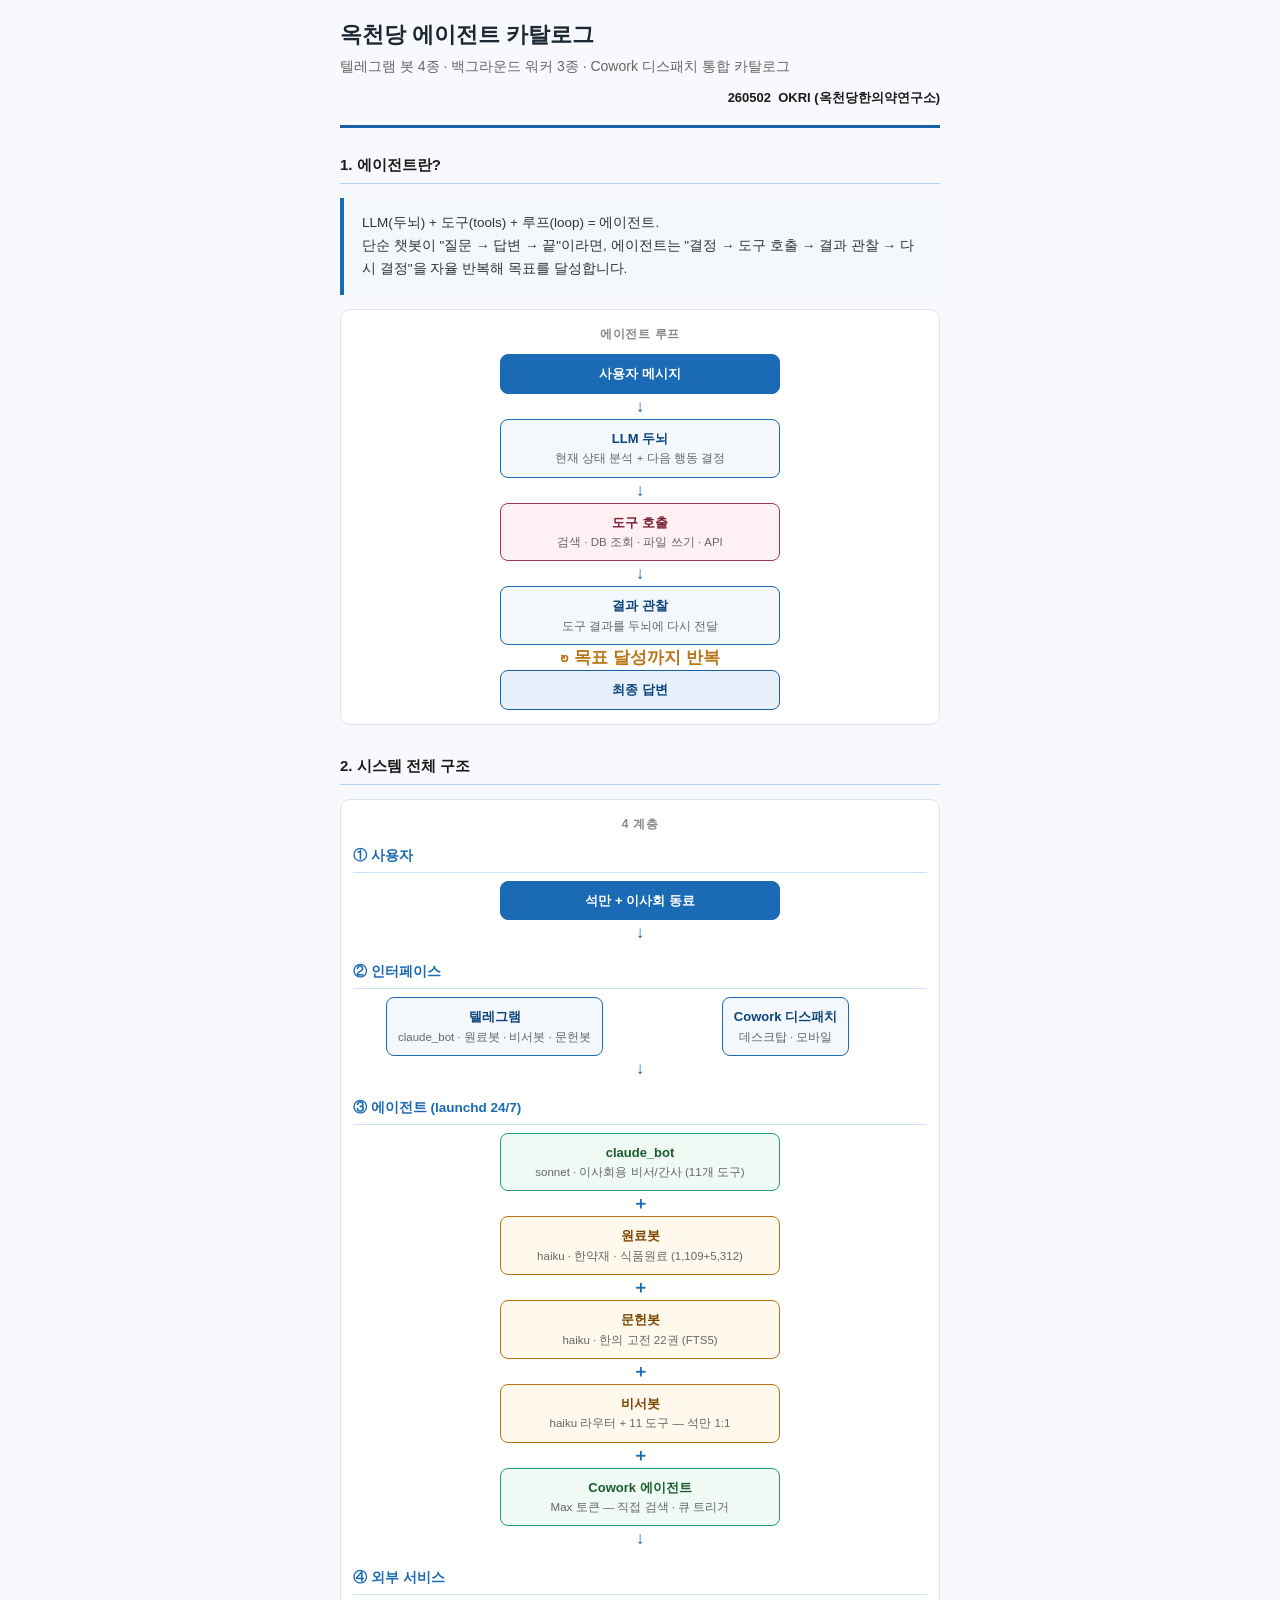
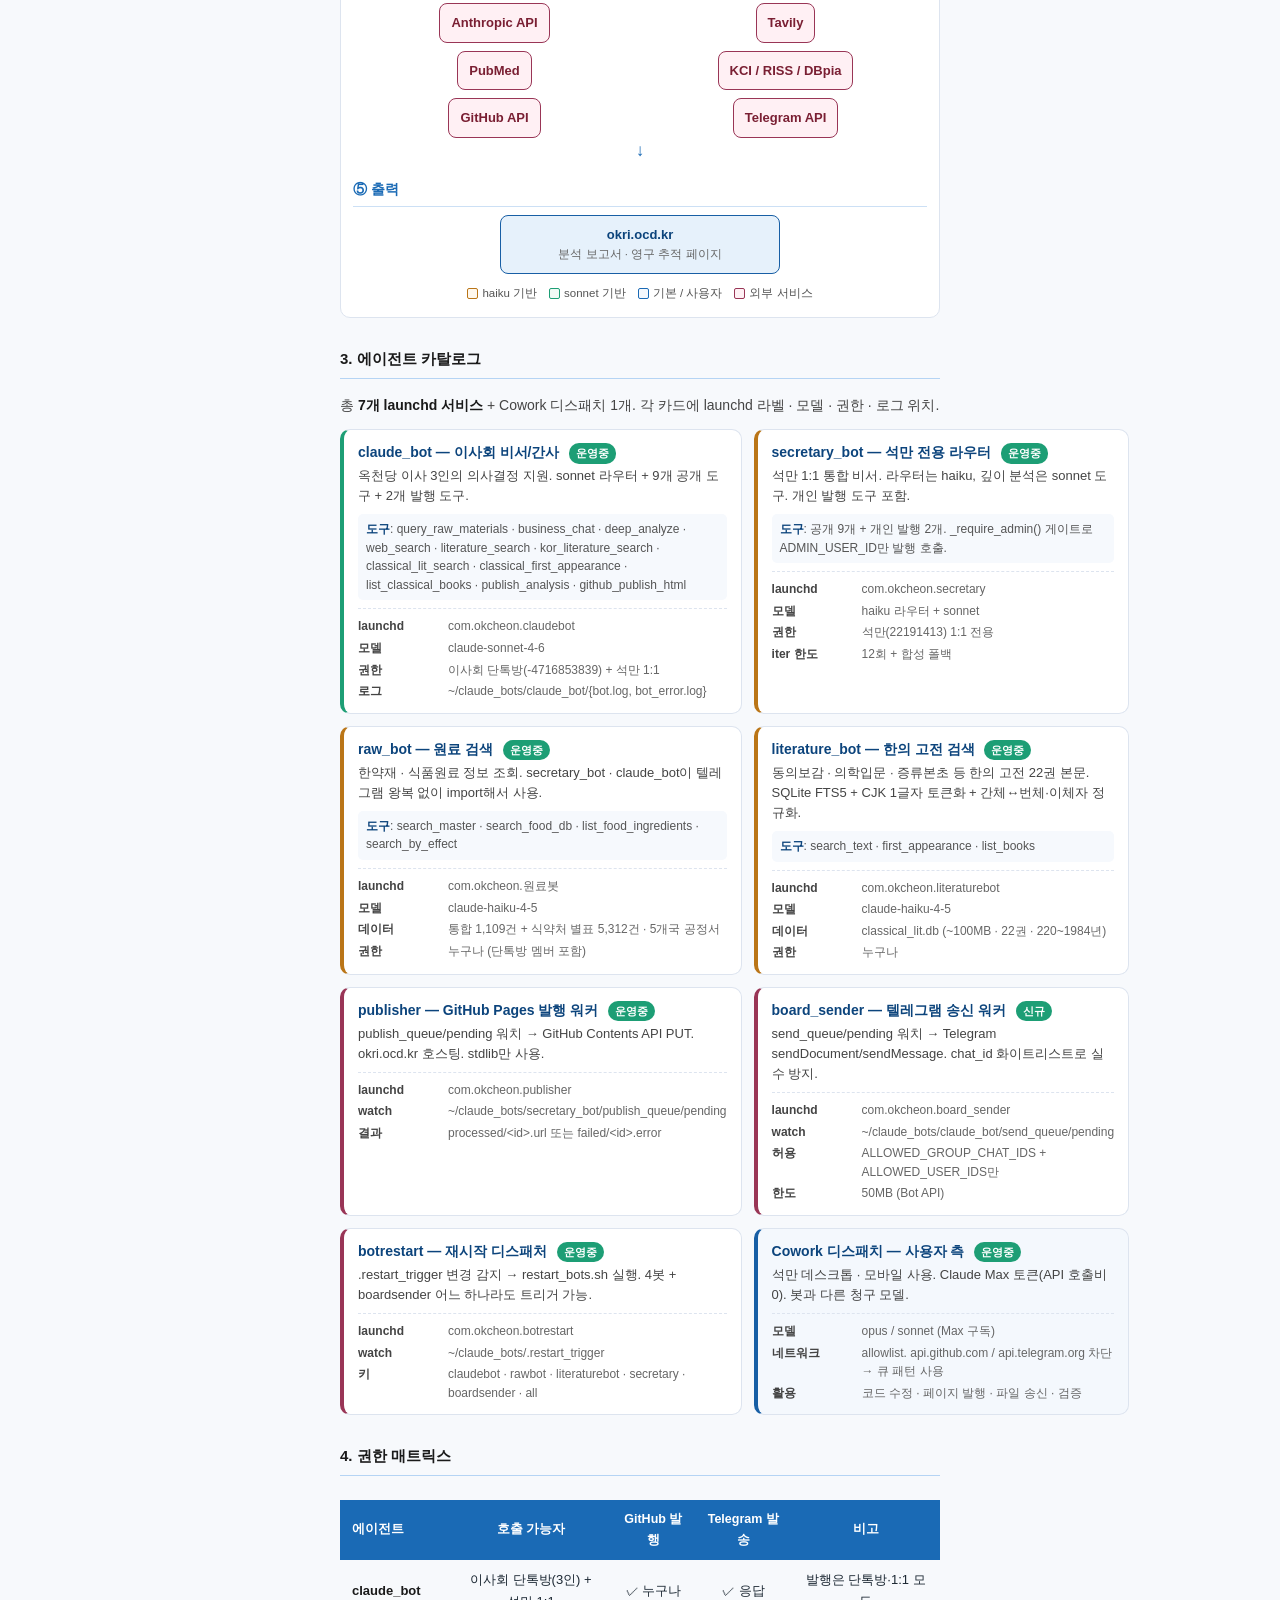
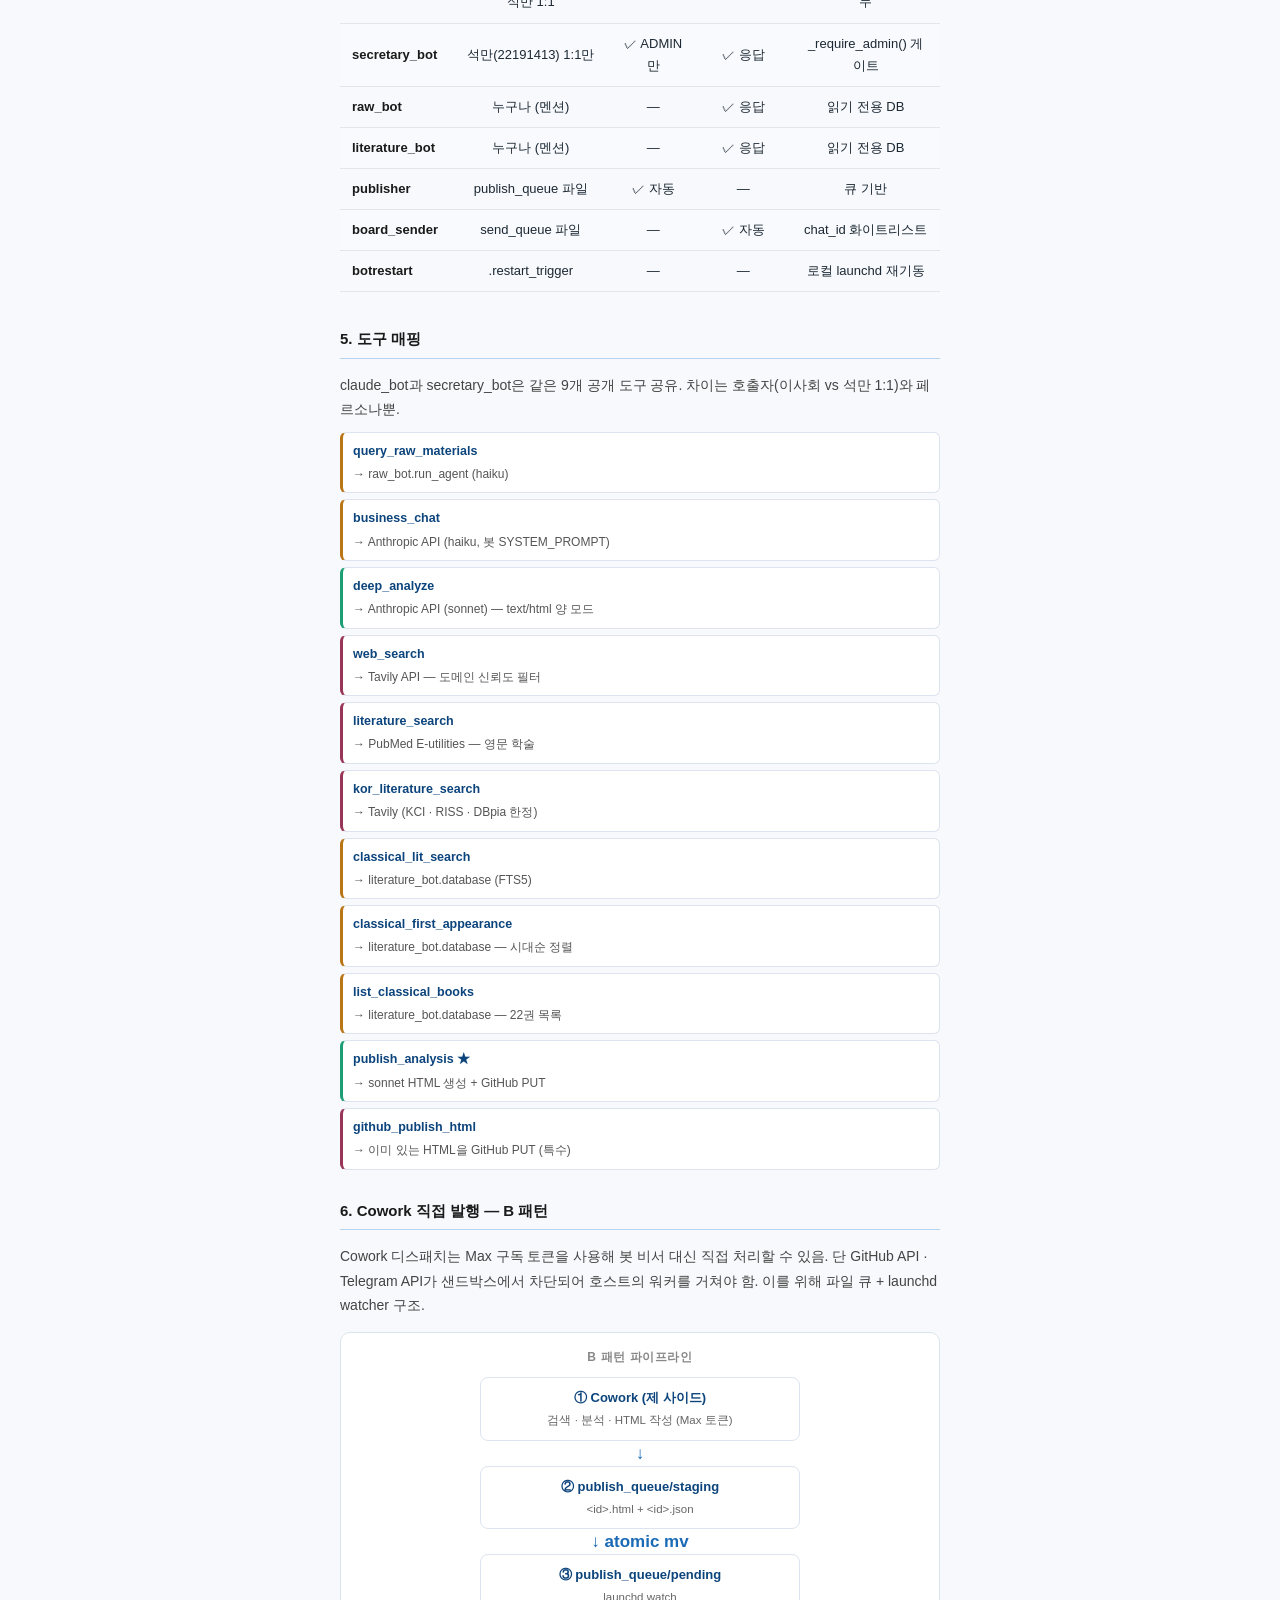
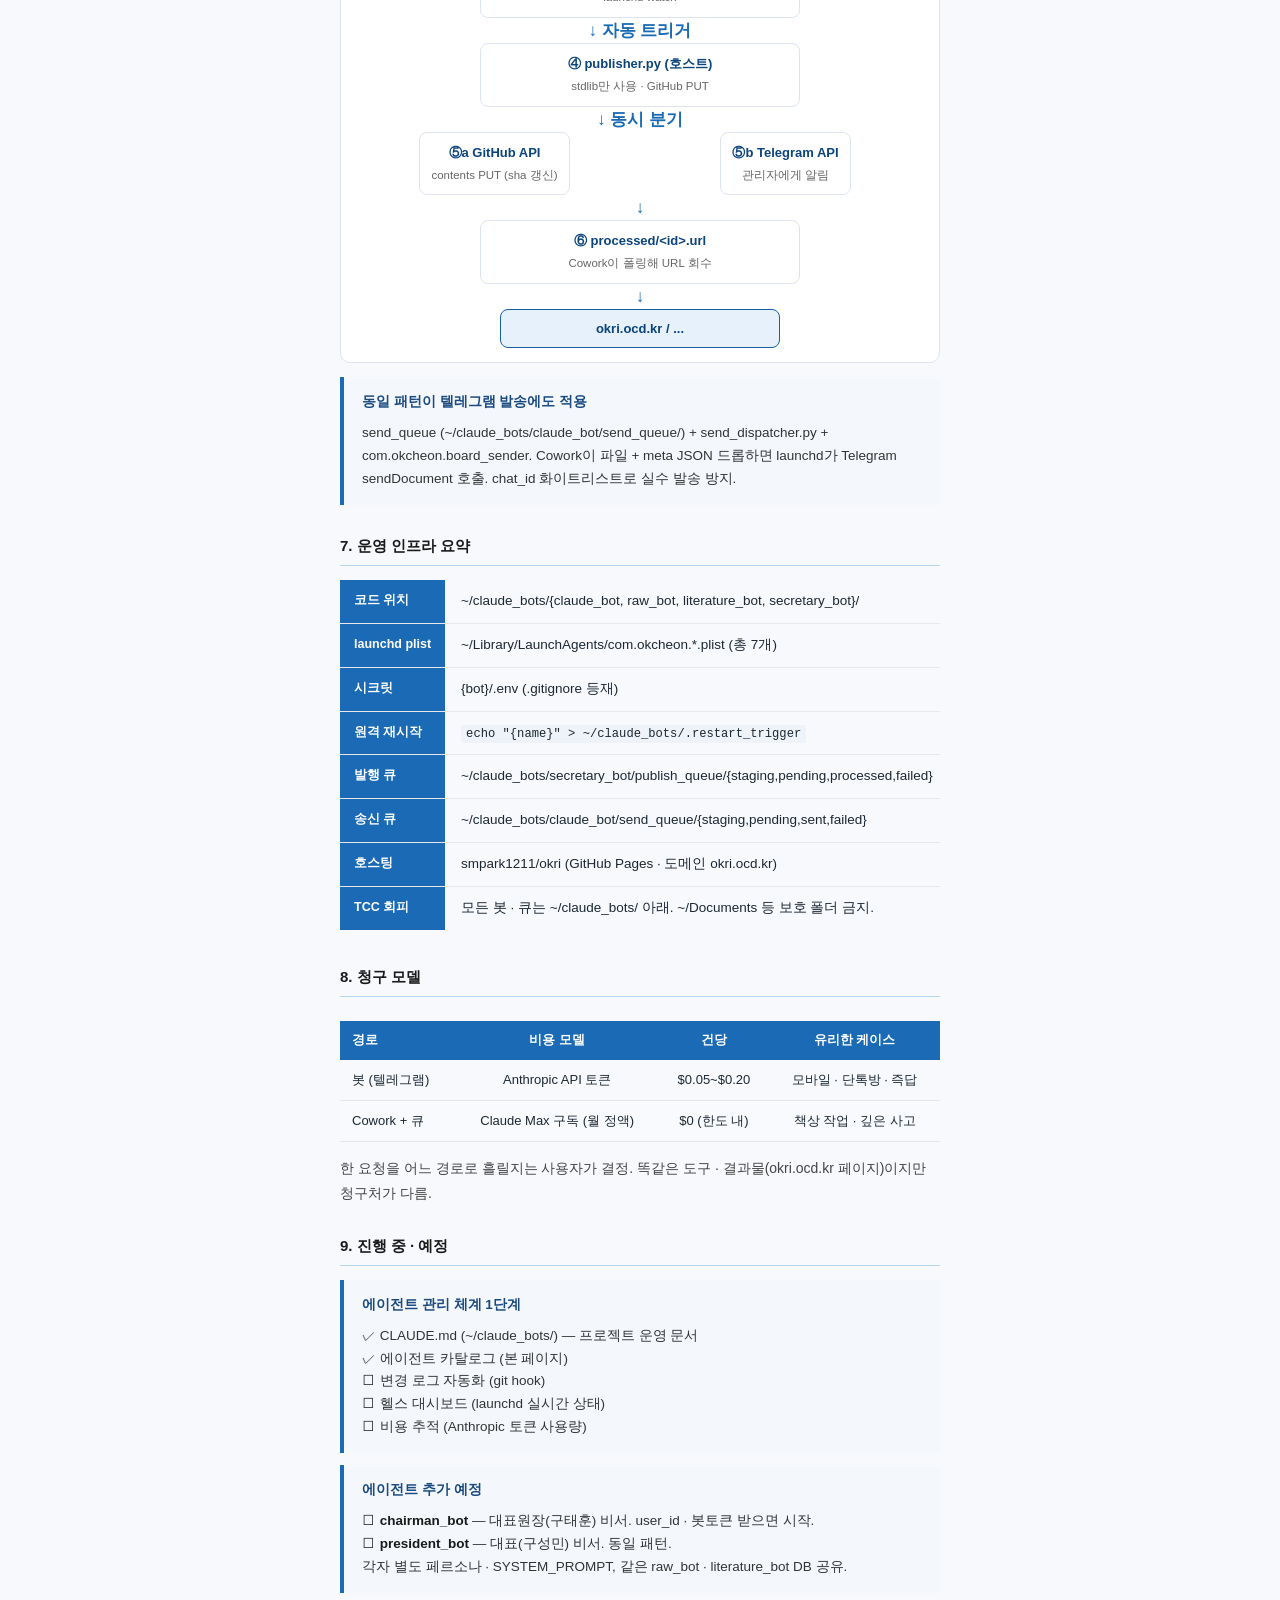
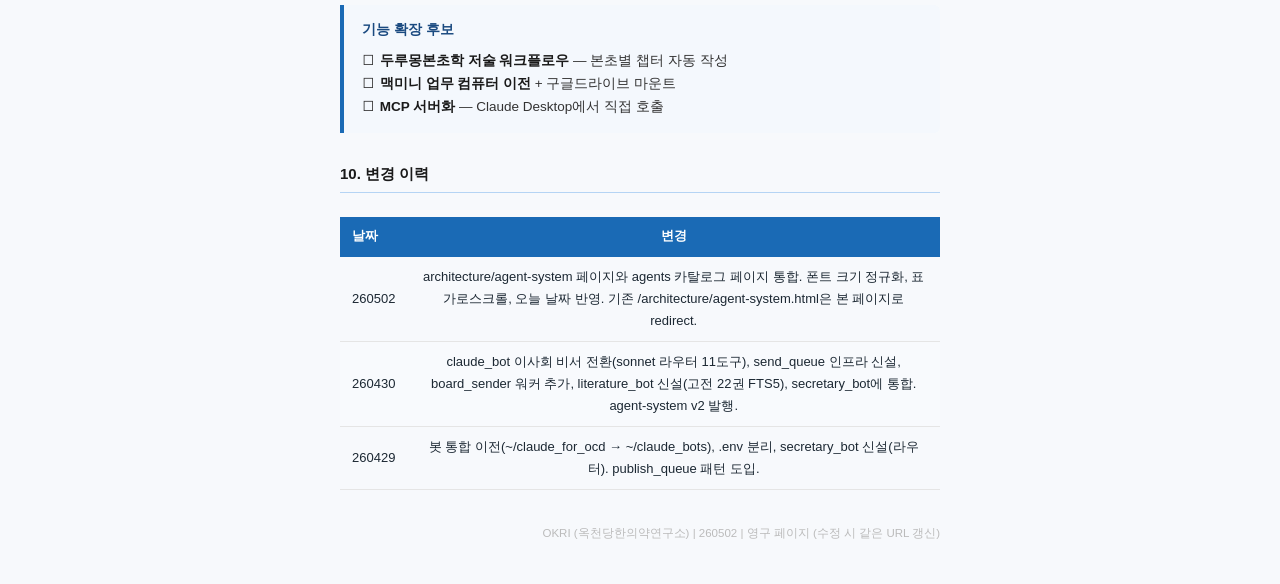
<file: architecture/agent-system.html>
<!DOCTYPE html>
<html lang="ko">
<head>
<meta charset="utf-8">
<meta http-equiv="refresh" content="0; url=/agents/">
<link rel="canonical" href="/agents/">
<title>옥천당 에이전트 카탈로그</title>
<link rel="stylesheet" href="/style.css">
</head>
<body>
<div class="doc">
  <section class="section">
    <p class="body-text">이 페이지는 <a href="/agents/">옥천당 에이전트 카탈로그</a>로 통합되었습니다. 자동 이동되지 않으면 링크를 클릭해 주세요.</p>
  </section>
</div>
</body>
</html>
</file>
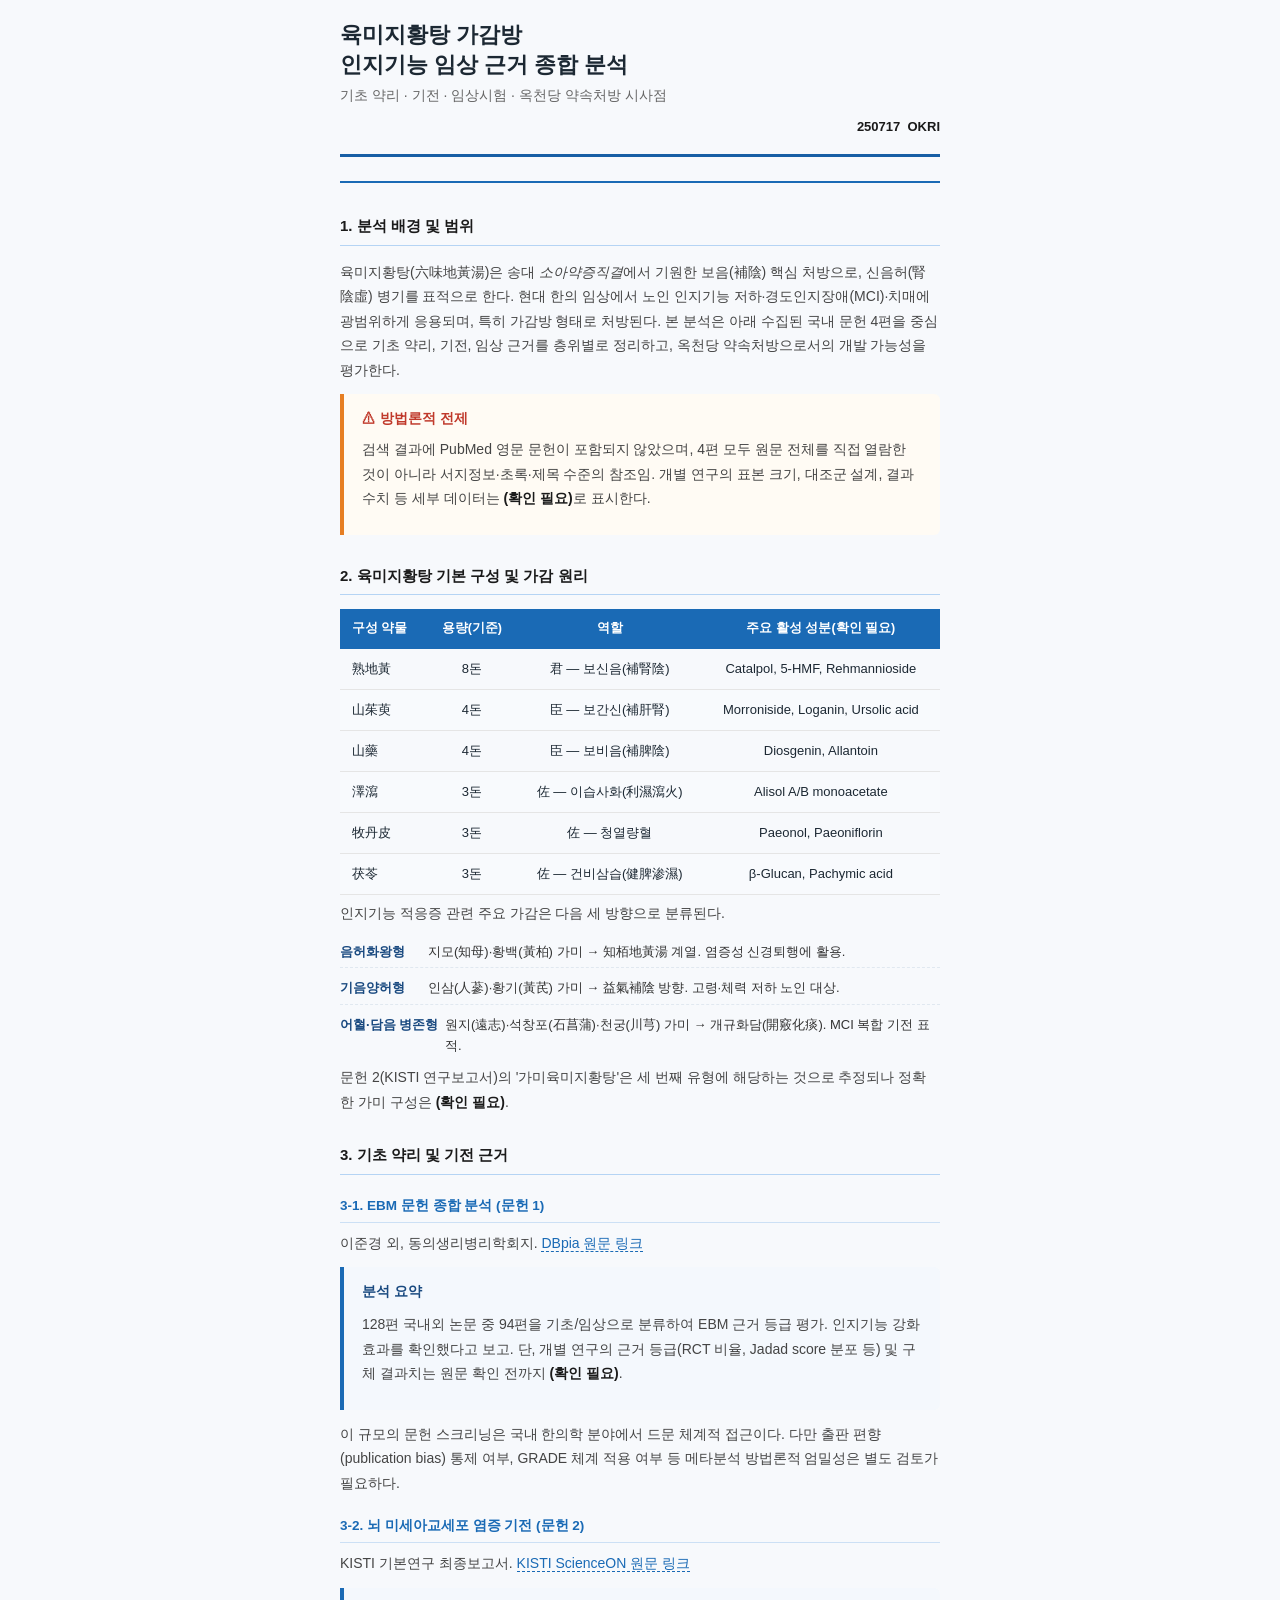
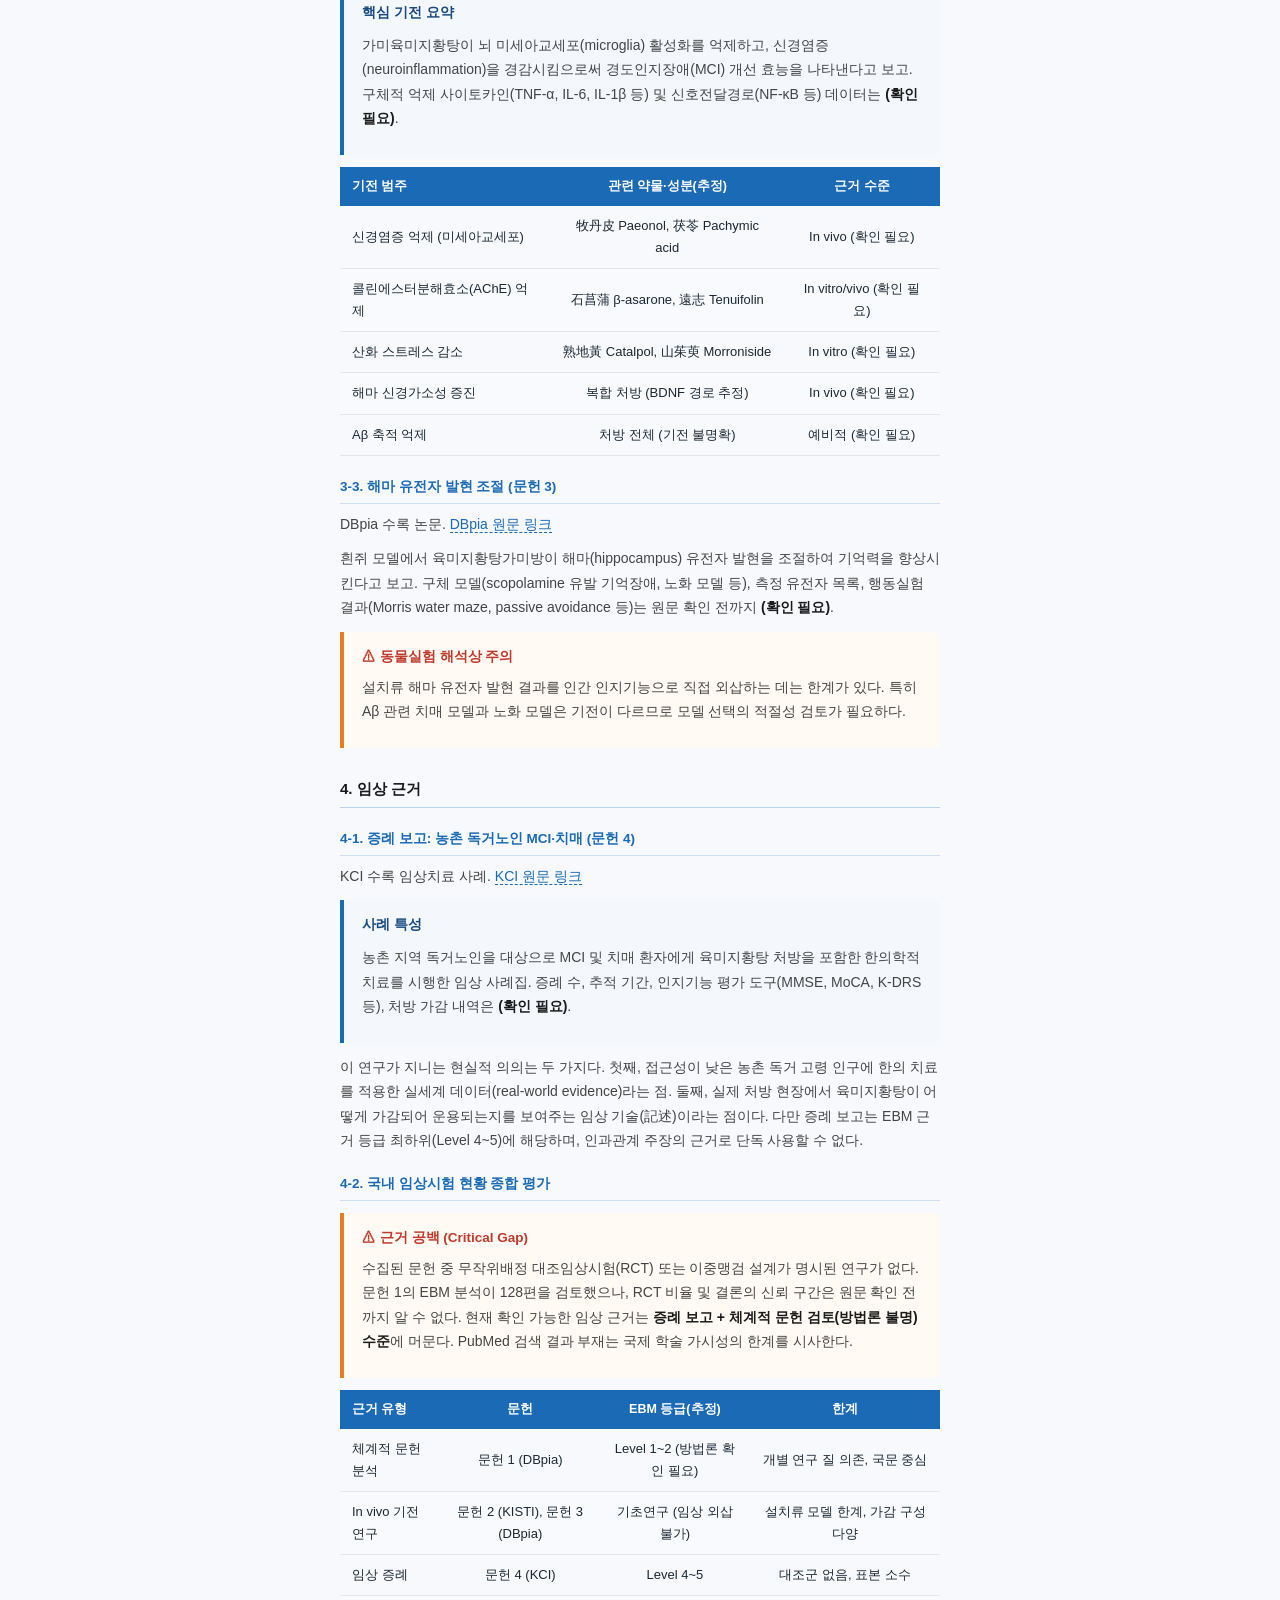
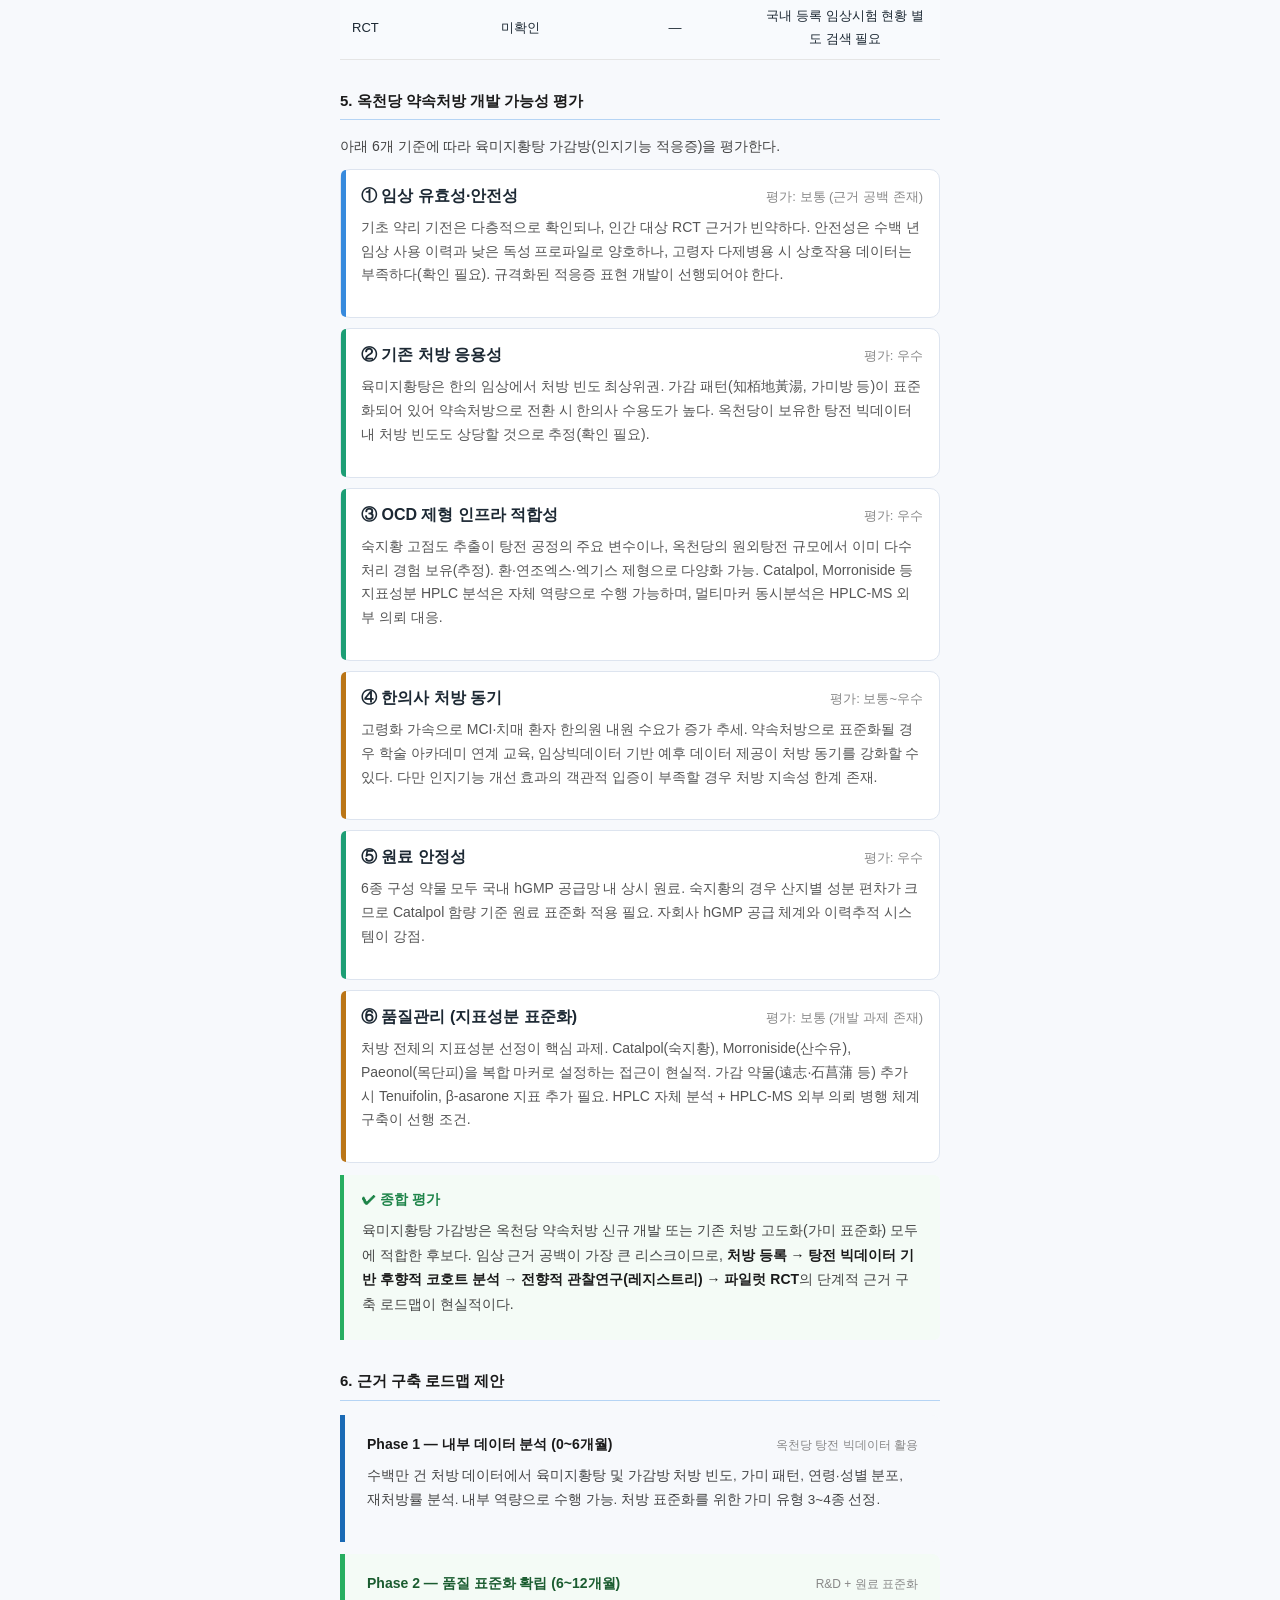
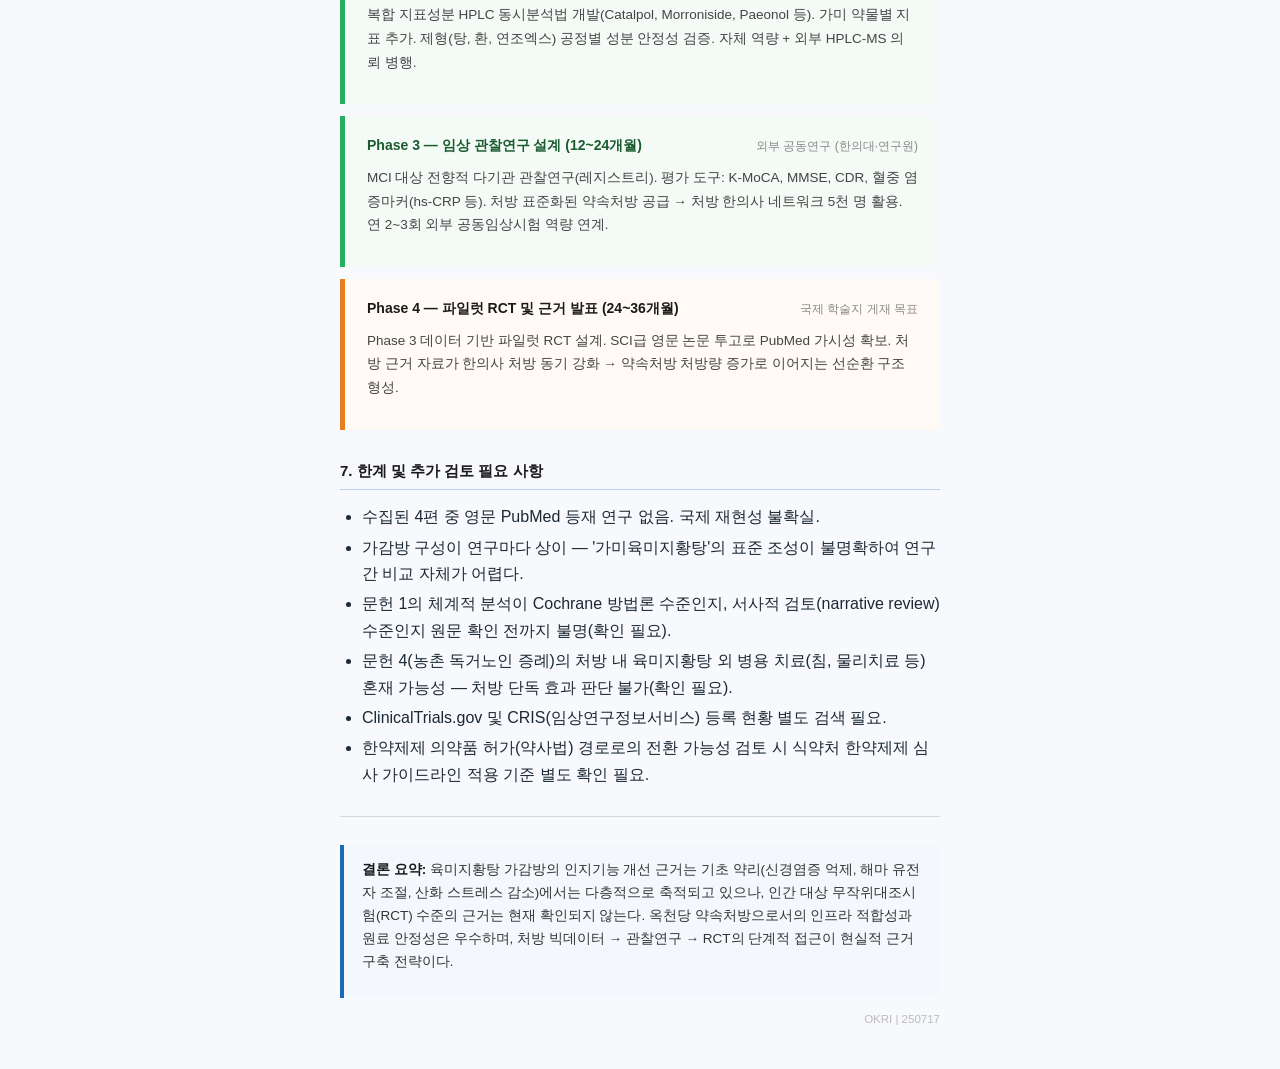
<file: reports/literature/liuwei-dihuang-tang-cognitive-function-20260430.html>
<!DOCTYPE html>
<html lang="ko">
<head>
<meta charset="utf-8">
<meta name="viewport" content="width=device-width, initial-scale=1.0">
<title>육미지황탕 가감방 인지기능 임상 근거 종합 분석</title>
<link rel="stylesheet" href="/style.css">
</head>
<body>
<div class="doc">

  <div class="cover">
    <div class="cover-title">육미지황탕 가감방<br>인지기능 임상 근거 종합 분석</div>
    <div class="cover-sub">기초 약리 · 기전 · 임상시험 · 옥천당 약속처방 시사점</div>
    <div class="cover-meta"><b>250717&nbsp;&nbsp;OKRI</b></div>
  </div>

  <hr class="divider">

  <section class="section">
    <div class="section-title">1. 분석 배경 및 범위</div>
    <p>육미지황탕(六味地黃湯)은 송대 <em>소아약증직결</em>에서 기원한 보음(補陰) 핵심 처방으로, 신음허(腎陰虛) 병기를 표적으로 한다. 현대 한의 임상에서 노인 인지기능 저하·경도인지장애(MCI)·치매에 광범위하게 응용되며, 특히 가감방 형태로 처방된다. 본 분석은 아래 수집된 국내 문헌 4편을 중심으로 기초 약리, 기전, 임상 근거를 층위별로 정리하고, 옥천당 약속처방으로서의 개발 가능성을 평가한다.</p>
    <div class="notice-box">
      <div class="notice-title">⚠ 방법론적 전제</div>
      <p>검색 결과에 PubMed 영문 문헌이 포함되지 않았으며, 4편 모두 원문 전체를 직접 열람한 것이 아니라 서지정보·초록·제목 수준의 참조임. 개별 연구의 표본 크기, 대조군 설계, 결과 수치 등 세부 데이터는 <strong>(확인 필요)</strong>로 표시한다.</p>
    </div>
  </section>

  <section class="section">
    <div class="section-title">2. 육미지황탕 기본 구성 및 가감 원리</div>

    <table class="data-table">
      <thead>
        <tr>
          <th>구성 약물</th>
          <th>용량(기준)</th>
          <th>역할</th>
          <th>주요 활성 성분(확인 필요)</th>
        </tr>
      </thead>
      <tbody>
        <tr>
          <td>熟地黃</td>
          <td>8돈</td>
          <td>君 — 보신음(補腎陰)</td>
          <td>Catalpol, 5-HMF, Rehmannioside</td>
        </tr>
        <tr>
          <td>山茱萸</td>
          <td>4돈</td>
          <td>臣 — 보간신(補肝腎)</td>
          <td>Morroniside, Loganin, Ursolic acid</td>
        </tr>
        <tr>
          <td>山藥</td>
          <td>4돈</td>
          <td>臣 — 보비음(補脾陰)</td>
          <td>Diosgenin, Allantoin</td>
        </tr>
        <tr>
          <td>澤瀉</td>
          <td>3돈</td>
          <td>佐 — 이습사화(利濕瀉火)</td>
          <td>Alisol A/B monoacetate</td>
        </tr>
        <tr>
          <td>牧丹皮</td>
          <td>3돈</td>
          <td>佐 — 청열량혈</td>
          <td>Paeonol, Paeoniflorin</td>
        </tr>
        <tr>
          <td>茯苓</td>
          <td>3돈</td>
          <td>佐 — 건비삼습(健脾渗濕)</td>
          <td>β-Glucan, Pachymic acid</td>
        </tr>
      </tbody>
    </table>

    <p>인지기능 적응증 관련 주요 가감은 다음 세 방향으로 분류된다.</p>
    <ul class="desc-list">
      <li><span class="term">음허화왕형</span><span class="def">지모(知母)·황백(黃柏) 가미 → 知栢地黃湯 계열. 염증성 신경퇴행에 활용.</span></li>
      <li><span class="term">기음양허형</span><span class="def">인삼(人蔘)·황기(黃芪) 가미 → 益氣補陰 방향. 고령·체력 저하 노인 대상.</span></li>
      <li><span class="term">어혈·담음 병존형</span><span class="def">원지(遠志)·석창포(石菖蒲)·천궁(川芎) 가미 → 개규화담(開竅化痰). MCI 복합 기전 표적.</span></li>
    </ul>
    <p>문헌 2(KISTI 연구보고서)의 '가미육미지황탕'은 세 번째 유형에 해당하는 것으로 추정되나 정확한 가미 구성은 <strong>(확인 필요)</strong>.</p>
  </section>

  <section class="section">
    <div class="section-title">3. 기초 약리 및 기전 근거</div>

    <div class="sub-title">3-1. EBM 문헌 종합 분석 (문헌 1)</div>
    <p>이준경 외, 동의생리병리학회지. <a href="https://www.dbpia.co.kr/journal/articleDetail?nodeId=NODE02380171" target="_blank" rel="noopener">DBpia 원문 링크</a></p>
    <div class="info-box">
      <div class="info-title">분석 요약</div>
      <p>128편 국내외 논문 중 94편을 기초/임상으로 분류하여 EBM 근거 등급 평가. 인지기능 강화 효과를 확인했다고 보고. 단, 개별 연구의 근거 등급(RCT 비율, Jadad score 분포 등) 및 구체 결과치는 원문 확인 전까지 <strong>(확인 필요)</strong>.</p>
    </div>
    <p>이 규모의 문헌 스크리닝은 국내 한의학 분야에서 드문 체계적 접근이다. 다만 출판 편향(publication bias) 통제 여부, GRADE 체계 적용 여부 등 메타분석 방법론적 엄밀성은 별도 검토가 필요하다.</p>

    <div class="sub-title">3-2. 뇌 미세아교세포 염증 기전 (문헌 2)</div>
    <p>KISTI 기본연구 최종보고서. <a href="https://scienceon.kisti.re.kr/commons/util/originalView.do?dbt=TRKO&cn=TRKO202200016335" target="_blank" rel="noopener">KISTI ScienceON 원문 링크</a></p>
    <div class="info-box">
      <div class="info-title">핵심 기전 요약</div>
      <p>가미육미지황탕이 뇌 미세아교세포(microglia) 활성화를 억제하고, 신경염증(neuroinflammation)을 경감시킴으로써 경도인지장애(MCI) 개선 효능을 나타낸다고 보고. 구체적 억제 사이토카인(TNF-α, IL-6, IL-1β 등) 및 신호전달경로(NF-κB 등) 데이터는 <strong>(확인 필요)</strong>.</p>
    </div>

    <table class="data-table">
      <thead>
        <tr>
          <th>기전 범주</th>
          <th>관련 약물·성분(추정)</th>
          <th>근거 수준</th>
        </tr>
      </thead>
      <tbody>
        <tr>
          <td>신경염증 억제 (미세아교세포)</td>
          <td>牧丹皮 Paeonol, 茯苓 Pachymic acid</td>
          <td>In vivo (확인 필요)</td>
        </tr>
        <tr>
          <td>콜린에스터분해효소(AChE) 억제</td>
          <td>石菖蒲 β-asarone, 遠志 Tenuifolin</td>
          <td>In vitro/vivo (확인 필요)</td>
        </tr>
        <tr>
          <td>산화 스트레스 감소</td>
          <td>熟地黃 Catalpol, 山茱萸 Morroniside</td>
          <td>In vitro (확인 필요)</td>
        </tr>
        <tr>
          <td>해마 신경가소성 증진</td>
          <td>복합 처방 (BDNF 경로 추정)</td>
          <td>In vivo (확인 필요)</td>
        </tr>
        <tr>
          <td>Aβ 축적 억제</td>
          <td>처방 전체 (기전 불명확)</td>
          <td>예비적 (확인 필요)</td>
        </tr>
      </tbody>
    </table>

    <div class="sub-title">3-3. 해마 유전자 발현 조절 (문헌 3)</div>
    <p>DBpia 수록 논문. <a href="https://www.dbpia.co.kr/journal/articleDetail?nodeId=NODE02391270" target="_blank" rel="noopener">DBpia 원문 링크</a></p>
    <p>흰쥐 모델에서 육미지황탕가미방이 해마(hippocampus) 유전자 발현을 조절하여 기억력을 향상시킨다고 보고. 구체 모델(scopolamine 유발 기억장애, 노화 모델 등), 측정 유전자 목록, 행동실험 결과(Morris water maze, passive avoidance 등)는 원문 확인 전까지 <strong>(확인 필요)</strong>.</p>
    <div class="notice-box">
      <div class="notice-title">⚠ 동물실험 해석상 주의</div>
      <p>설치류 해마 유전자 발현 결과를 인간 인지기능으로 직접 외삽하는 데는 한계가 있다. 특히 Aβ 관련 치매 모델과 노화 모델은 기전이 다르므로 모델 선택의 적절성 검토가 필요하다.</p>
    </div>
  </section>

  <section class="section">
    <div class="section-title">4. 임상 근거</div>

    <div class="sub-title">4-1. 증례 보고: 농촌 독거노인 MCI·치매 (문헌 4)</div>
    <p>KCI 수록 임상치료 사례. <a href="https://journal.kci.go.kr/jkmc/archive/articlePdf?artiId=ART001793549" target="_blank" rel="noopener">KCI 원문 링크</a></p>

    <div class="info-box">
      <div class="info-title">사례 특성</div>
      <p>농촌 지역 독거노인을 대상으로 MCI 및 치매 환자에게 육미지황탕 처방을 포함한 한의학적 치료를 시행한 임상 사례집. 증례 수, 추적 기간, 인지기능 평가 도구(MMSE, MoCA, K-DRS 등), 처방 가감 내역은 <strong>(확인 필요)</strong>.</p>
    </div>

    <p>이 연구가 지니는 현실적 의의는 두 가지다. 첫째, 접근성이 낮은 농촌 독거 고령 인구에 한의 치료를 적용한 실세계 데이터(real-world evidence)라는 점. 둘째, 실제 처방 현장에서 육미지황탕이 어떻게 가감되어 운용되는지를 보여주는 임상 기술(記述)이라는 점이다. 다만 증례 보고는 EBM 근거 등급 최하위(Level 4~5)에 해당하며, 인과관계 주장의 근거로 단독 사용할 수 없다.</p>

    <div class="sub-title">4-2. 국내 임상시험 현황 종합 평가</div>
    <div class="notice-box">
      <div class="notice-title">⚠ 근거 공백 (Critical Gap)</div>
      <p>수집된 문헌 중 무작위배정 대조임상시험(RCT) 또는 이중맹검 설계가 명시된 연구가 없다. 문헌 1의 EBM 분석이 128편을 검토했으나, RCT 비율 및 결론의 신뢰 구간은 원문 확인 전까지 알 수 없다. 현재 확인 가능한 임상 근거는 <strong>증례 보고 + 체계적 문헌 검토(방법론 불명) 수준</strong>에 머문다. PubMed 검색 결과 부재는 국제 학술 가시성의 한계를 시사한다.</p>
    </div>

    <table class="data-table">
      <thead>
        <tr>
          <th>근거 유형</th>
          <th>문헌</th>
          <th>EBM 등급(추정)</th>
          <th>한계</th>
        </tr>
      </thead>
      <tbody>
        <tr>
          <td>체계적 문헌 분석</td>
          <td>문헌 1 (DBpia)</td>
          <td>Level 1~2 (방법론 확인 필요)</td>
          <td>개별 연구 질 의존, 국문 중심</td>
        </tr>
        <tr>
          <td>In vivo 기전 연구</td>
          <td>문헌 2 (KISTI), 문헌 3 (DBpia)</td>
          <td>기초연구 (임상 외삽 불가)</td>
          <td>설치류 모델 한계, 가감 구성 다양</td>
        </tr>
        <tr>
          <td>임상 증례</td>
          <td>문헌 4 (KCI)</td>
          <td>Level 4~5</td>
          <td>대조군 없음, 표본 소수</td>
        </tr>
        <tr>
          <td>RCT</td>
          <td>미확인</td>
          <td>—</td>
          <td>국내 등록 임상시험 현황 별도 검색 필요</td>
        </tr>
      </tbody>
    </table>
  </section>

  <section class="section">
    <div class="section-title">5. 옥천당 약속처방 개발 가능성 평가</div>

    <p>아래 6개 기준에 따라 육미지황탕 가감방(인지기능 적응증)을 평가한다.</p>

    <div class="phase-card phase-1">
      <div class="phase-head">
        <div class="phase-name">① 임상 유효성·안전성</div>
        <div class="phase-period">평가: 보통 (근거 공백 존재)</div>
      </div>
      <div class="phase-desc">기초 약리 기전은 다층적으로 확인되나, 인간 대상 RCT 근거가 빈약하다. 안전성은 수백 년 임상 사용 이력과 낮은 독성 프로파일로 양호하나, 고령자 다제병용 시 상호작용 데이터는 부족하다(확인 필요). 규격화된 적응증 표현 개발이 선행되어야 한다.</div>
    </div>

    <div class="phase-card phase-2">
      <div class="phase-head">
        <div class="phase-name">② 기존 처방 응용성</div>
        <div class="phase-period">평가: 우수</div>
      </div>
      <div class="phase-desc">육미지황탕은 한의 임상에서 처방 빈도 최상위권. 가감 패턴(知栢地黃湯, 가미방 등)이 표준화되어 있어 약속처방으로 전환 시 한의사 수용도가 높다. 옥천당이 보유한 탕전 빅데이터 내 처방 빈도도 상당할 것으로 추정(확인 필요).</div>
    </div>

    <div class="phase-card phase-2">
      <div class="phase-head">
        <div class="phase-name">③ OCD 제형 인프라 적합성</div>
        <div class="phase-period">평가: 우수</div>
      </div>
      <div class="phase-desc">숙지황 고점도 추출이 탕전 공정의 주요 변수이나, 옥천당의 원외탕전 규모에서 이미 다수 처리 경험 보유(추정). 환·연조엑스·엑기스 제형으로 다양화 가능. Catalpol, Morroniside 등 지표성분 HPLC 분석은 자체 역량으로 수행 가능하며, 멀티마커 동시분석은 HPLC-MS 외부 의뢰 대응.</div>
    </div>

    <div class="phase-card phase-3">
      <div class="phase-head">
        <div class="phase-name">④ 한의사 처방 동기</div>
        <div class="phase-period">평가: 보통~우수</div>
      </div>
      <div class="phase-desc">고령화 가속으로 MCI·치매 환자 한의원 내원 수요가 증가 추세. 약속처방으로 표준화될 경우 학술 아카데미 연계 교육, 임상빅데이터 기반 예후 데이터 제공이 처방 동기를 강화할 수 있다. 다만 인지기능 개선 효과의 객관적 입증이 부족할 경우 처방 지속성 한계 존재.</div>
    </div>

    <div class="phase-card phase-2">
      <div class="phase-head">
        <div class="phase-name">⑤ 원료 안정성</div>
        <div class="phase-period">평가: 우수</div>
      </div>
      <div class="phase-desc">6종 구성 약물 모두 국내 hGMP 공급망 내 상시 원료. 숙지황의 경우 산지별 성분 편차가 크므로 Catalpol 함량 기준 원료 표준화 적용 필요. 자회사 hGMP 공급 체계와 이력추적 시스템이 강점.</div>
    </div>

    <div class="phase-card phase-3">
      <div class="phase-head">
        <div class="phase-name">⑥ 품질관리 (지표성분 표준화)</div>
        <div class="phase-period">평가: 보통 (개발 과제 존재)</div>
      </div>
      <div class="phase-desc">처방 전체의 지표성분 선정이 핵심 과제. Catalpol(숙지황), Morroniside(산수유), Paeonol(목단피)을 복합 마커로 설정하는 접근이 현실적. 가감 약물(遠志·石菖蒲 등) 추가 시 Tenuifolin, β-asarone 지표 추가 필요. HPLC 자체 분석 + HPLC-MS 외부 의뢰 병행 체계 구축이 선행 조건.</div>
    </div>

    <div class="success-box">
      <div class="success-title">✔ 종합 평가</div>
      <p>육미지황탕 가감방은 옥천당 약속처방 신규 개발 또는 기존 처방 고도화(가미 표준화) 모두에 적합한 후보다. 임상 근거 공백이 가장 큰 리스크이므로, <strong>처방 등록 → 탕전 빅데이터 기반 후향적 코호트 분석 → 전향적 관찰연구(레지스트리) → 파일럿 RCT</strong>의 단계적 근거 구축 로드맵이 현실적이다.</p>
    </div>
  </section>

  <section class="section">
    <div class="section-title">6. 근거 구축 로드맵 제안</div>

    <div class="step-card">
      <div class="step-header">
        <div class="step-title">Phase 1 — 내부 데이터 분석 (0~6개월)</div>
        <div class="step-note">옥천당 탕전 빅데이터 활용</div>
      </div>
      <p>수백만 건 처방 데이터에서 육미지황탕 및 가감방 처방 빈도, 가미 패턴, 연령·성별 분포, 재처방률 분석. 내부 역량으로 수행 가능. 처방 표준화를 위한 가미 유형 3~4종 선정.</p>
    </div>

    <div class="step-card green">
      <div class="step-header">
        <div class="step-title">Phase 2 — 품질 표준화 확립 (6~12개월)</div>
        <div class="step-note">R&D + 원료 표준화</div>
      </div>
      <p>복합 지표성분 HPLC 동시분석법 개발(Catalpol, Morroniside, Paeonol 등). 가미 약물별 지표 추가. 제형(탕, 환, 연조엑스) 공정별 성분 안정성 검증. 자체 역량 + 외부 HPLC-MS 의뢰 병행.</p>
    </div>

    <div class="step-card green">
      <div class="step-header">
        <div class="step-title">Phase 3 — 임상 관찰연구 설계 (12~24개월)</div>
        <div class="step-note">외부 공동연구 (한의대·연구원)</div>
      </div>
      <p>MCI 대상 전향적 다기관 관찰연구(레지스트리). 평가 도구: K-MoCA, MMSE, CDR, 혈중 염증마커(hs-CRP 등). 처방 표준화된 약속처방 공급 → 처방 한의사 네트워크 5천 명 활용. 연 2~3회 외부 공동임상시험 역량 연계.</p>
    </div>

    <div class="step-card orange">
      <div class="step-header">
        <div class="step-title">Phase 4 — 파일럿 RCT 및 근거 발표 (24~36개월)</div>
        <div class="step-note">국제 학술지 게재 목표</div>
      </div>
      <p>Phase 3 데이터 기반 파일럿 RCT 설계. SCI급 영문 논문 투고로 PubMed 가시성 확보. 처방 근거 자료가 한의사 처방 동기 강화 → 약속처방 처방량 증가로 이어지는 선순환 구조 형성.</p>
    </div>
  </section>

  <section class="section">
    <div class="section-title">7. 한계 및 추가 검토 필요 사항</div>

    <ul>
      <li>수집된 4편 중 영문 PubMed 등재 연구 없음. 국제 재현성 불확실.</li>
      <li>가감방 구성이 연구마다 상이 — '가미육미지황탕'의 표준 조성이 불명확하여 연구 간 비교 자체가 어렵다.</li>
      <li>문헌 1의 체계적 분석이 Cochrane 방법론 수준인지, 서사적 검토(narrative review) 수준인지 원문 확인 전까지 불명(확인 필요).</li>
      <li>문헌 4(농촌 독거노인 증례)의 처방 내 육미지황탕 외 병용 치료(침, 물리치료 등) 혼재 가능성 — 처방 단독 효과 판단 불가(확인 필요).</li>
      <li>ClinicalTrials.gov 및 CRIS(임상연구정보서비스) 등록 현황 별도 검색 필요.</li>
      <li>한약제제 의약품 허가(약사법) 경로로의 전환 가능성 검토 시 식약처 한약제제 심사 가이드라인 적용 기준 별도 확인 필요.</li>
    </ul>
  </section>

  <hr class="divider-thin">

  <div class="overview-box">
    <p><strong>결론 요약:</strong> 육미지황탕 가감방의 인지기능 개선 근거는 기초 약리(신경염증 억제, 해마 유전자 조절, 산화 스트레스 감소)에서는 다층적으로 축적되고 있으나, 인간 대상 무작위대조시험(RCT) 수준의 근거는 현재 확인되지 않는다. 옥천당 약속처방으로서의 인프라 적합성과 원료 안정성은 우수하며, 처방 빅데이터 → 관찰연구 → RCT의 단계적 접근이 현실적 근거 구축 전략이다.</p>
  </div>

  <div class="footer">OKRI | 250717</div>

</div>
</body>
</html>
</file>
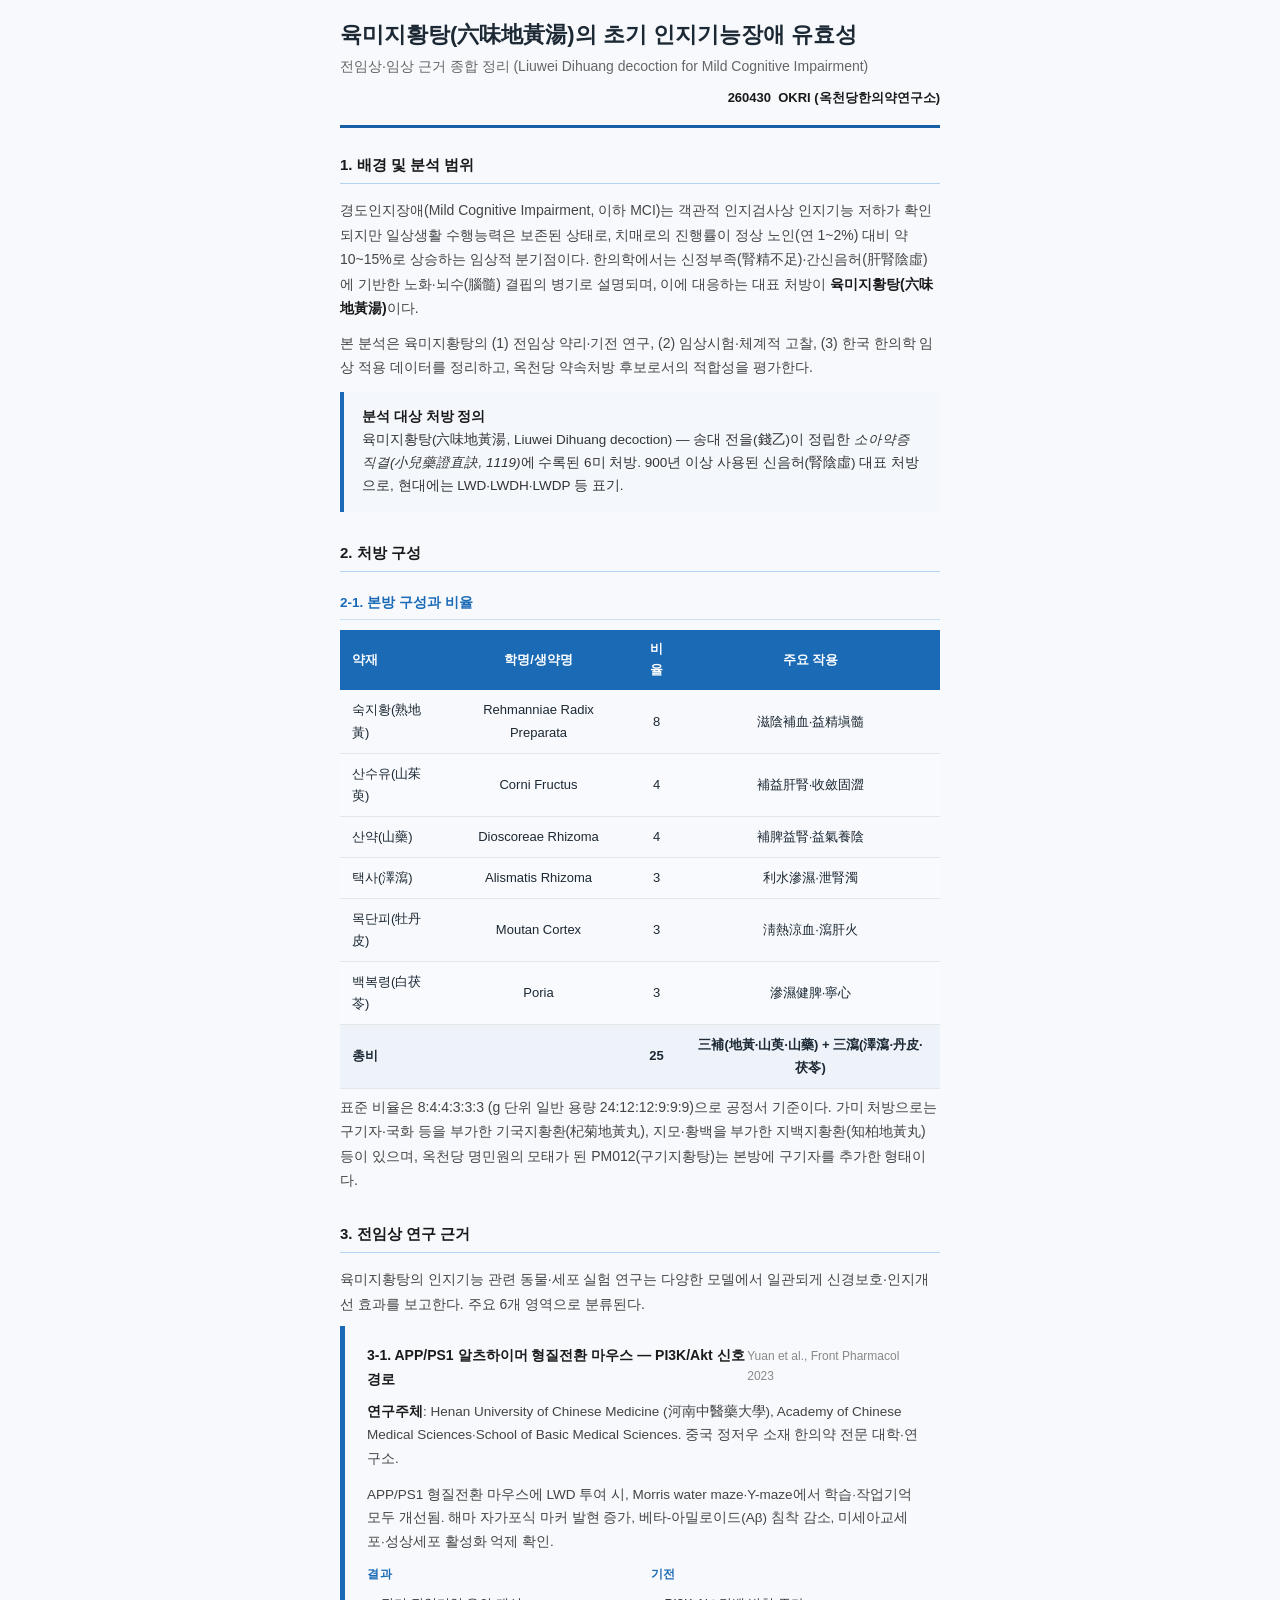
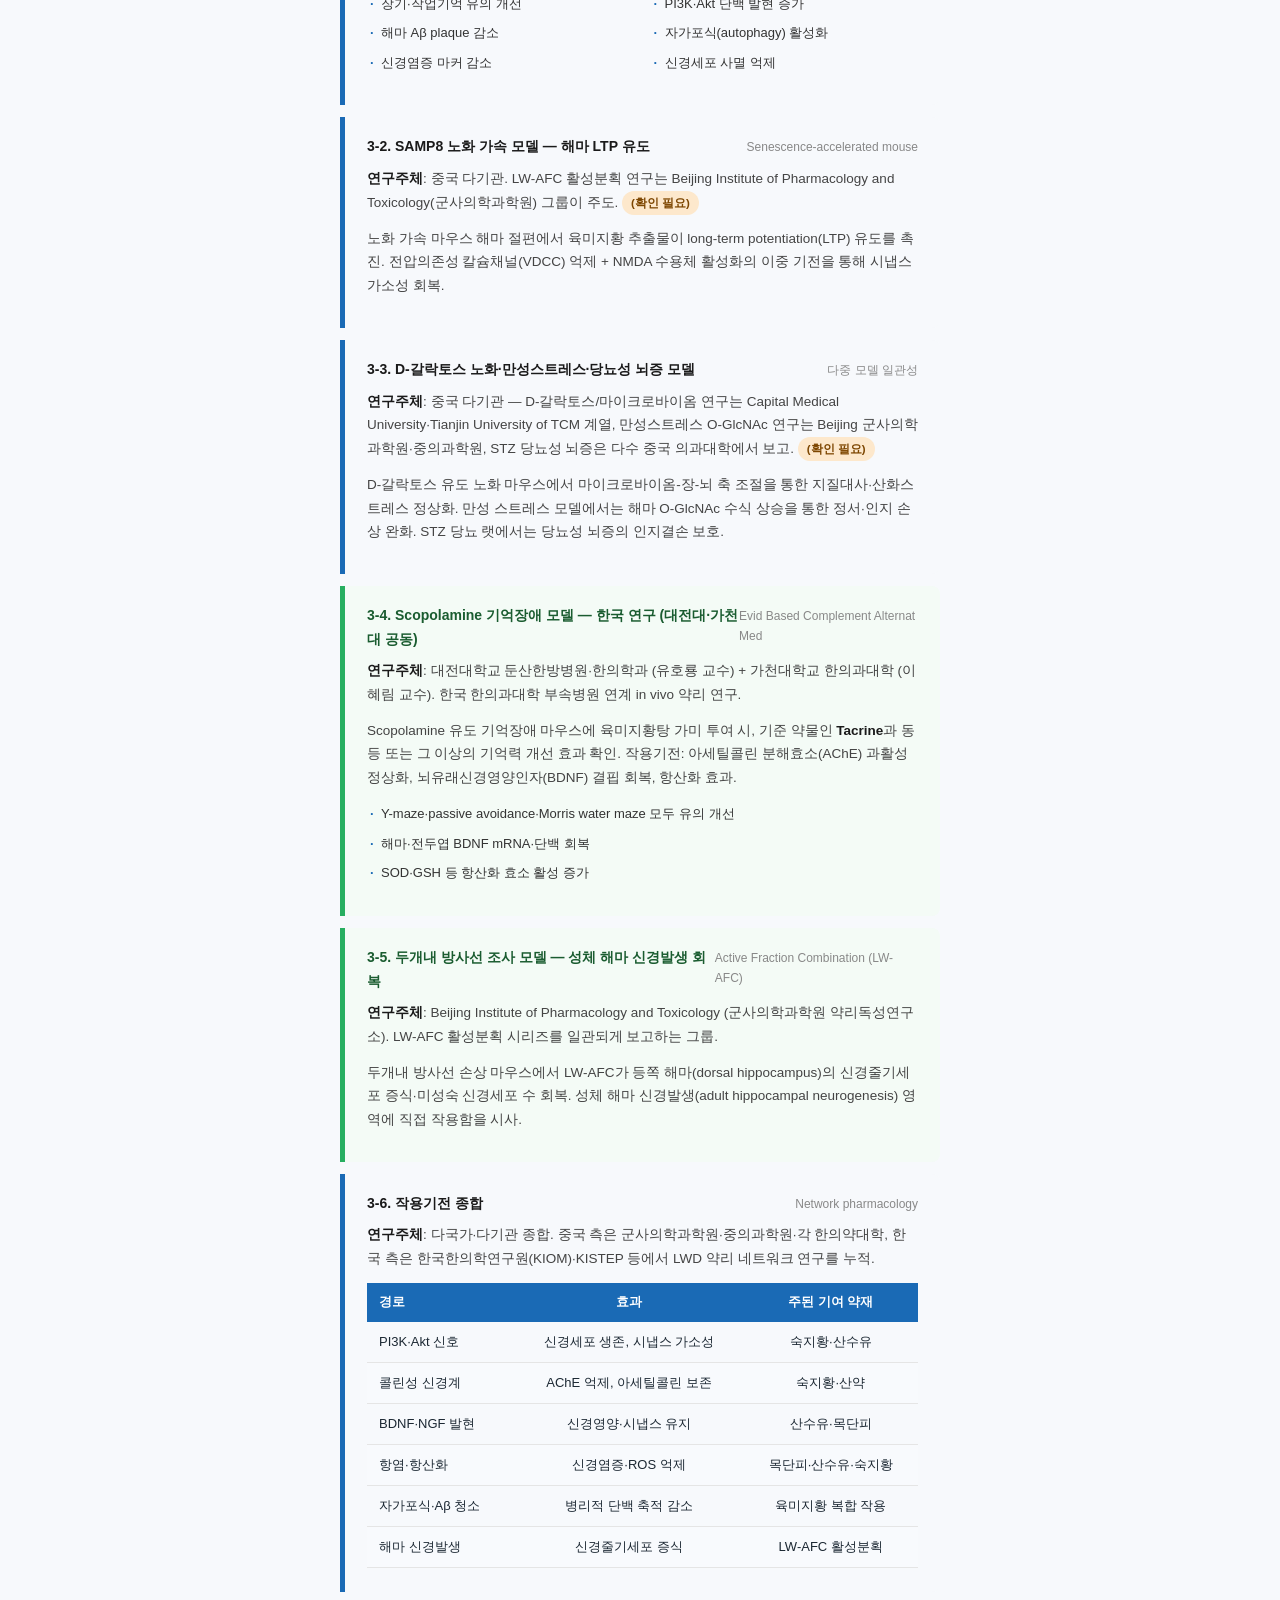
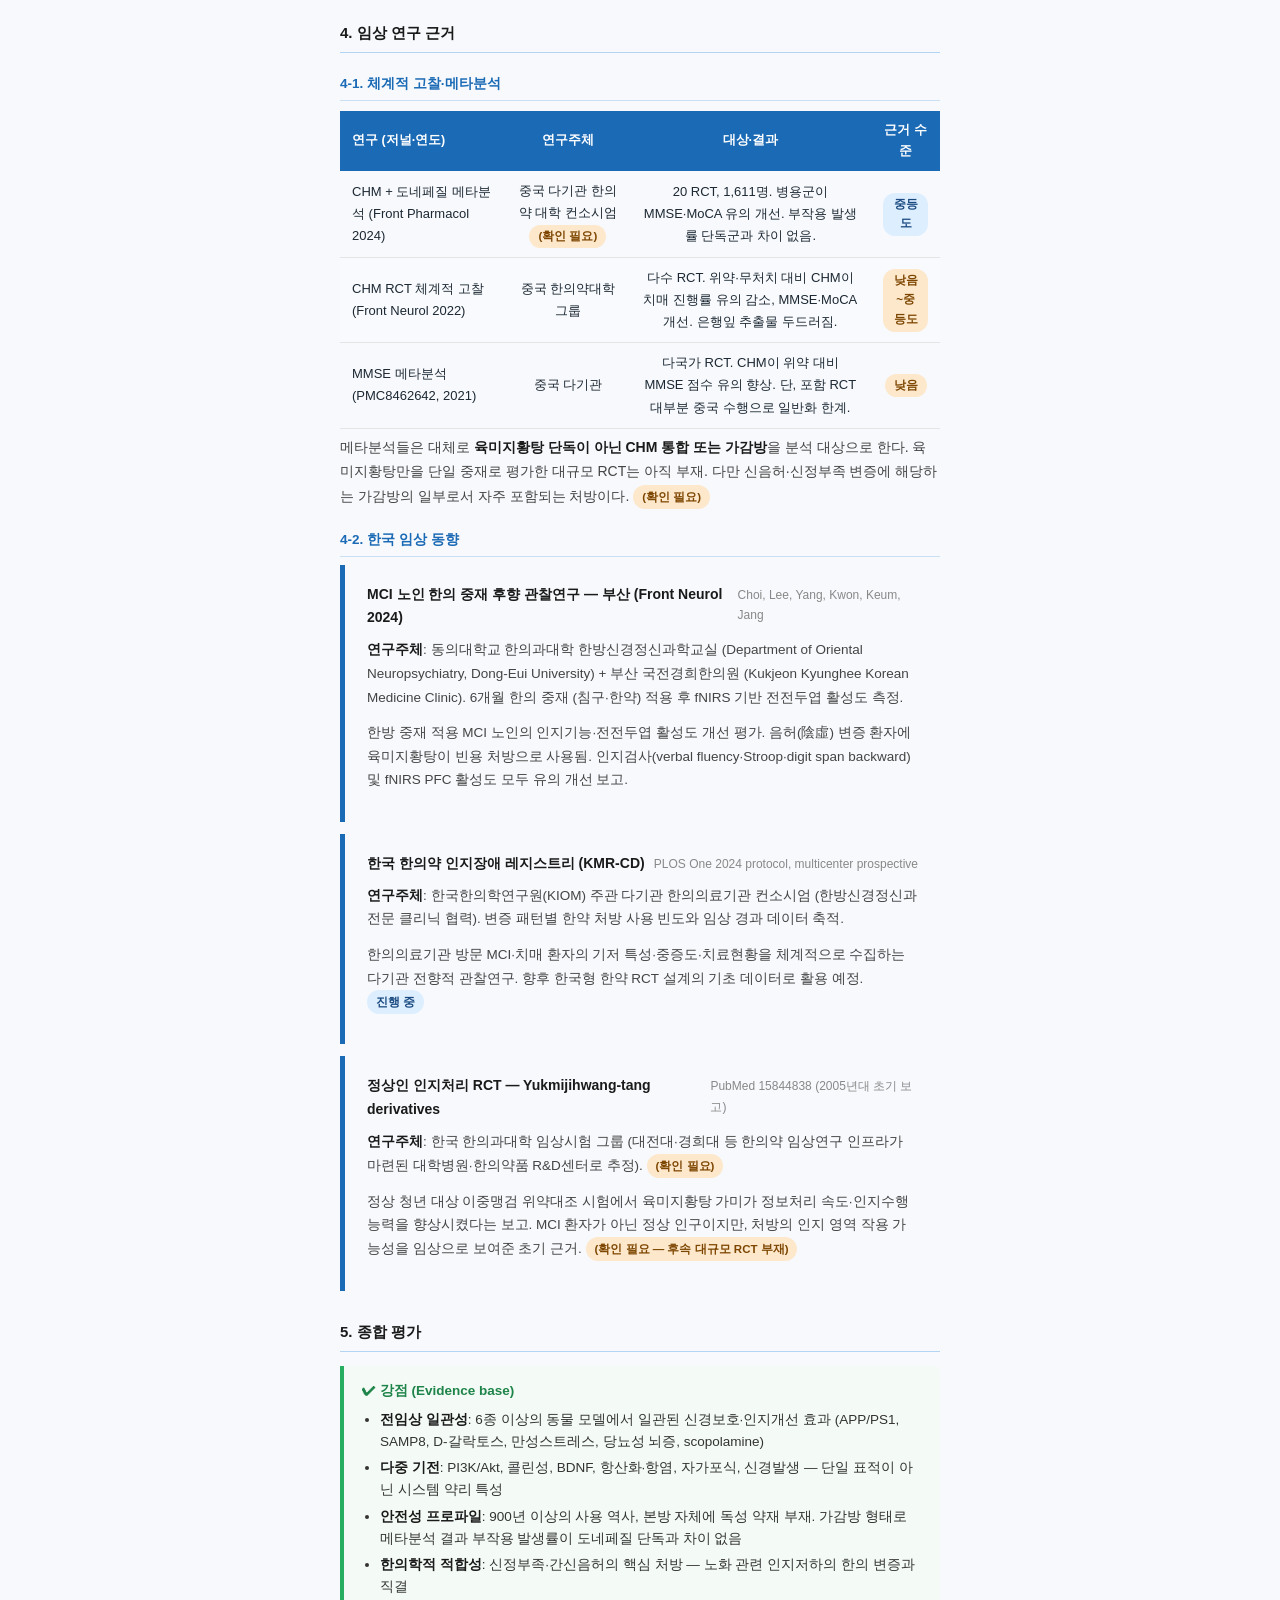
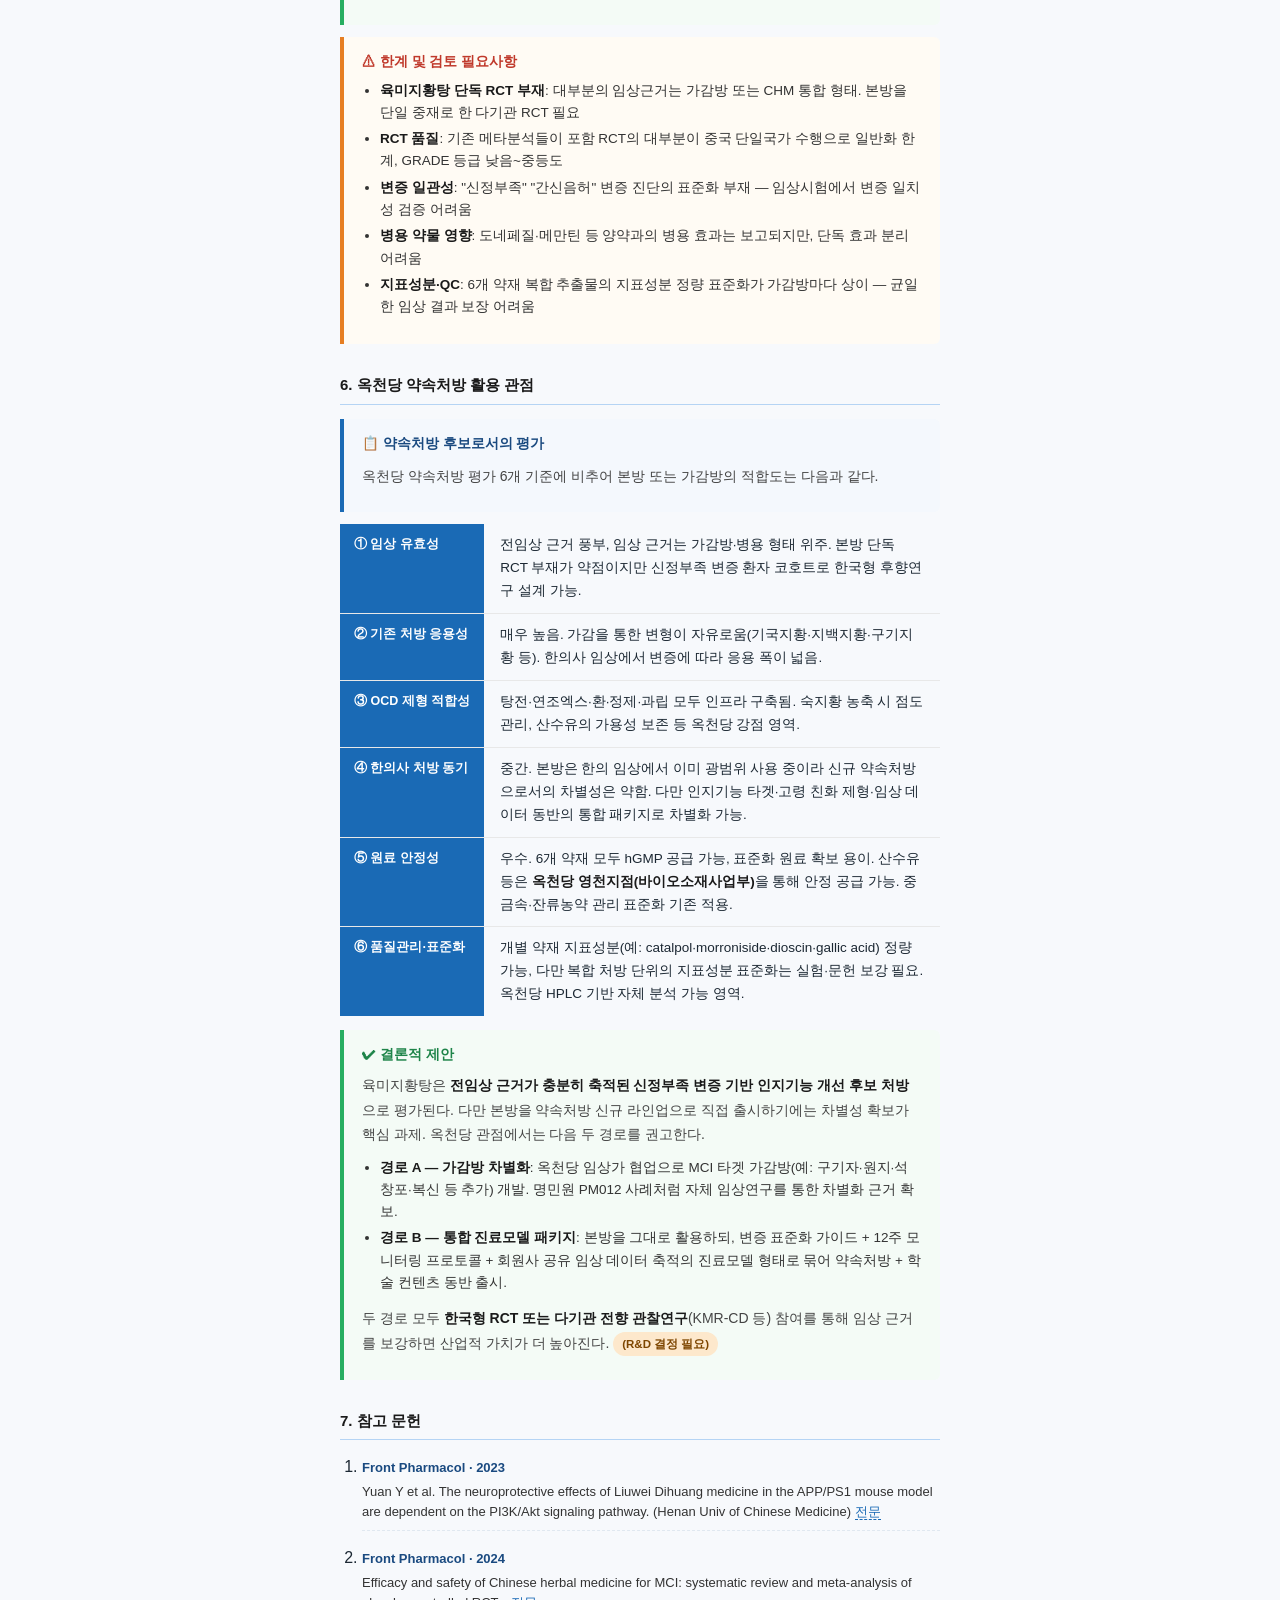
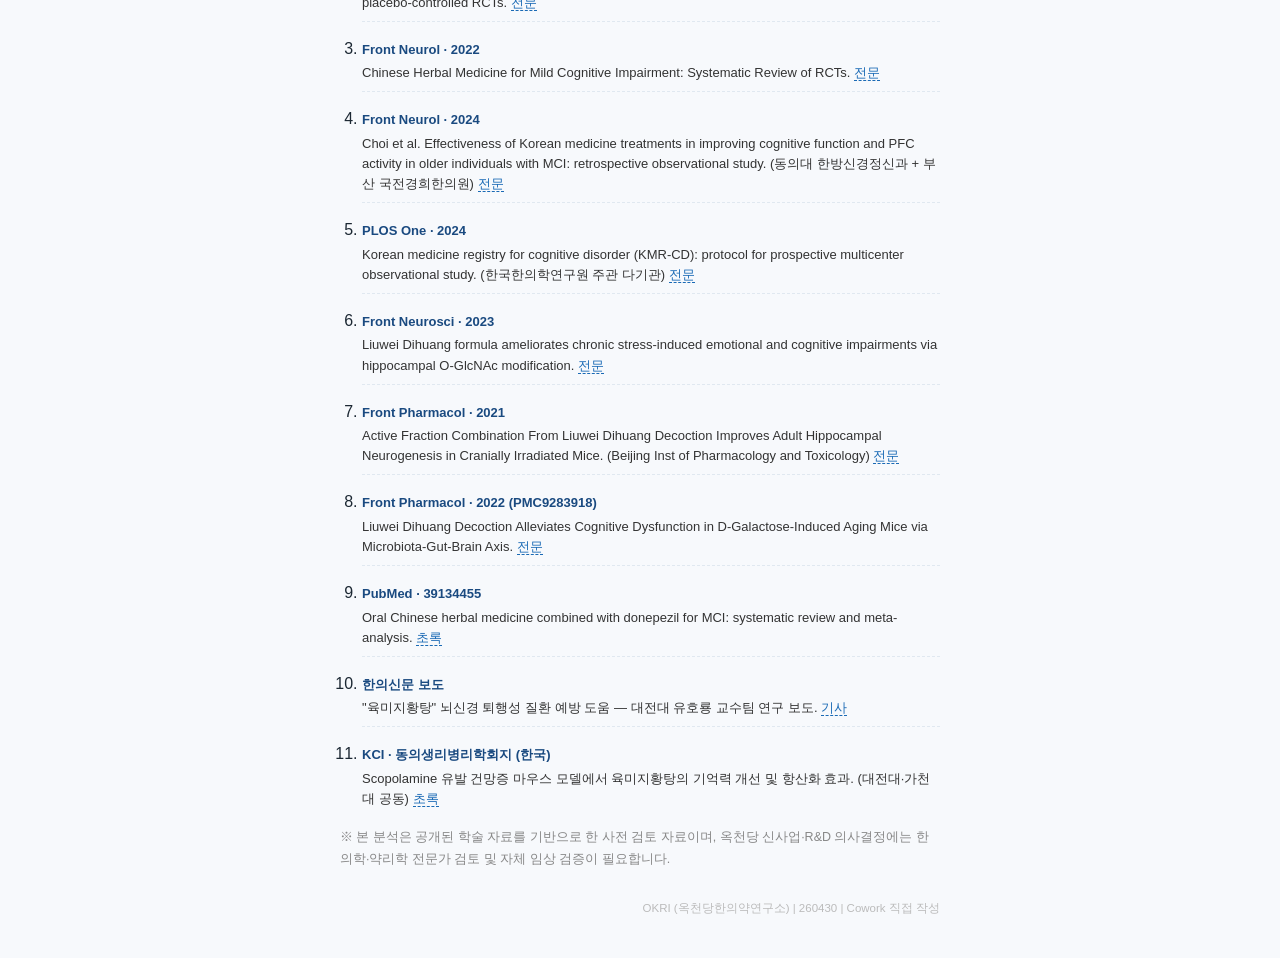
<file: reports/literature/yukmijihwang-mci-efficacy-20260430.html>
<!DOCTYPE html>
<html lang="ko">
<head>
<meta charset="utf-8">
<meta name="viewport" content="width=device-width, initial-scale=1.0">
<title>육미지황탕(六味地黃湯)의 초기 인지기능장애 유효성 — 전임상·임상 근거 종합</title>
<link rel="stylesheet" href="/style.css">
</head>
<body>
<div class="doc">

  <div class="cover">
    <div class="cover-title">육미지황탕(六味地黃湯)의 초기 인지기능장애 유효성</div>
    <div class="cover-sub">전임상·임상 근거 종합 정리 (Liuwei Dihuang decoction for Mild Cognitive Impairment)</div>
    <div class="cover-meta"><b>260430&nbsp;&nbsp;OKRI (옥천당한의약연구소)</b></div>
  </div>

  <section class="section">
    <div class="section-title">1. 배경 및 분석 범위</div>
    <p>경도인지장애(Mild Cognitive Impairment, 이하 MCI)는 객관적 인지검사상 인지기능 저하가 확인되지만 일상생활 수행능력은 보존된 상태로, 치매로의 진행률이 정상 노인(연 1~2%) 대비 약 10~15%로 상승하는 임상적 분기점이다. 한의학에서는 신정부족(腎精不足)·간신음허(肝腎陰虛)에 기반한 노화·뇌수(腦髓) 결핍의 병기로 설명되며, 이에 대응하는 대표 처방이 <b>육미지황탕(六味地黃湯)</b>이다.</p>
    <p>본 분석은 육미지황탕의 (1) 전임상 약리·기전 연구, (2) 임상시험·체계적 고찰, (3) 한국 한의학 임상 적용 데이터를 정리하고, 옥천당 약속처방 후보로서의 적합성을 평가한다.</p>

    <div class="overview-box">
      <b>분석 대상 처방 정의</b><br>
      육미지황탕(六味地黃湯, Liuwei Dihuang decoction) — 송대 전을(錢乙)이 정립한 <i>소아약증직결(小兒藥證直訣, 1119)</i>에 수록된 6미 처방. 900년 이상 사용된 신음허(腎陰虛) 대표 처방으로, 현대에는 LWD·LWDH·LWDP 등 표기.
    </div>
  </section>

  <section class="section">
    <div class="section-title">2. 처방 구성</div>
    <div class="sub-title">2-1. 본방 구성과 비율</div>
    <table class="data-table">
      <thead>
        <tr>
          <th>약재</th>
          <th>학명/생약명</th>
          <th>비율</th>
          <th>주요 작용</th>
        </tr>
      </thead>
      <tbody>
        <tr><td>숙지황(熟地黃)</td><td>Rehmanniae Radix Preparata</td><td>8</td><td>滋陰補血·益精塡髓</td></tr>
        <tr><td>산수유(山茱萸)</td><td>Corni Fructus</td><td>4</td><td>補益肝腎·收斂固澀</td></tr>
        <tr><td>산약(山藥)</td><td>Dioscoreae Rhizoma</td><td>4</td><td>補脾益腎·益氣養陰</td></tr>
        <tr><td>택사(澤瀉)</td><td>Alismatis Rhizoma</td><td>3</td><td>利水滲濕·泄腎濁</td></tr>
        <tr><td>목단피(牡丹皮)</td><td>Moutan Cortex</td><td>3</td><td>淸熱涼血·瀉肝火</td></tr>
        <tr><td>백복령(白茯苓)</td><td>Poria</td><td>3</td><td>滲濕健脾·寧心</td></tr>
        <tr class="total-row"><td colspan="2">총비</td><td>25</td><td>三補(地黃·山萸·山藥) + 三瀉(澤瀉·丹皮·茯苓)</td></tr>
      </tbody>
    </table>
    <p class="body-text">표준 비율은 8:4:4:3:3:3 (g 단위 일반 용량 24:12:12:9:9:9)으로 공정서 기준이다. 가미 처방으로는 구기자·국화 등을 부가한 기국지황환(杞菊地黃丸), 지모·황백을 부가한 지백지황환(知柏地黃丸) 등이 있으며, 옥천당 명민원의 모태가 된 PM012(구기지황탕)는 본방에 구기자를 추가한 형태이다.</p>
  </section>

  <section class="section">
    <div class="section-title">3. 전임상 연구 근거</div>
    <p class="body-text">육미지황탕의 인지기능 관련 동물·세포 실험 연구는 다양한 모델에서 일관되게 신경보호·인지개선 효과를 보고한다. 주요 6개 영역으로 분류된다.</p>

    <div class="step-card">
      <div class="step-header">
        <div class="step-title">3-1. APP/PS1 알츠하이머 형질전환 마우스 — PI3K/Akt 신호경로</div>
        <div class="step-note">Yuan et al., Front Pharmacol 2023</div>
      </div>
      <p><b>연구주체</b>: Henan University of Chinese Medicine (河南中醫藥大學), Academy of Chinese Medical Sciences·School of Basic Medical Sciences. 중국 정저우 소재 한의약 전문 대학·연구소.</p>
      <p>APP/PS1 형질전환 마우스에 LWD 투여 시, Morris water maze·Y-maze에서 학습·작업기억 모두 개선됨. 해마 자가포식 마커 발현 증가, 베타-아밀로이드(Aβ) 침착 감소, 미세아교세포·성상세포 활성화 억제 확인.</p>
      <div class="two-col">
        <div>
          <div class="col-title">결과</div>
          <ul>
            <li>장기·작업기억 유의 개선</li>
            <li>해마 Aβ plaque 감소</li>
            <li>신경염증 마커 감소</li>
          </ul>
        </div>
        <div>
          <div class="col-title">기전</div>
          <ul>
            <li>PI3K·Akt 단백 발현 증가</li>
            <li>자가포식(autophagy) 활성화</li>
            <li>신경세포 사멸 억제</li>
          </ul>
        </div>
      </div>
    </div>

    <div class="step-card">
      <div class="step-header">
        <div class="step-title">3-2. SAMP8 노화 가속 모델 — 해마 LTP 유도</div>
        <div class="step-note">Senescence-accelerated mouse</div>
      </div>
      <p><b>연구주체</b>: 중국 다기관. LW-AFC 활성분획 연구는 Beijing Institute of Pharmacology and Toxicology(군사의학과학원) 그룹이 주도. <span class="tag tag-orange">(확인 필요)</span></p>
      <p>노화 가속 마우스 해마 절편에서 육미지황 추출물이 long-term potentiation(LTP) 유도를 촉진. 전압의존성 칼슘채널(VDCC) 억제 + NMDA 수용체 활성화의 이중 기전을 통해 시냅스 가소성 회복.</p>
    </div>

    <div class="step-card">
      <div class="step-header">
        <div class="step-title">3-3. D-갈락토스 노화·만성스트레스·당뇨성 뇌증 모델</div>
        <div class="step-note">다중 모델 일관성</div>
      </div>
      <p><b>연구주체</b>: 중국 다기관 — D-갈락토스/마이크로바이옴 연구는 Capital Medical University·Tianjin University of TCM 계열, 만성스트레스 O-GlcNAc 연구는 Beijing 군사의학과학원·중의과학원, STZ 당뇨성 뇌증은 다수 중국 의과대학에서 보고. <span class="tag tag-orange">(확인 필요)</span></p>
      <p>D-갈락토스 유도 노화 마우스에서 마이크로바이옴-장-뇌 축 조절을 통한 지질대사·산화스트레스 정상화. 만성 스트레스 모델에서는 해마 O-GlcNAc 수식 상승을 통한 정서·인지 손상 완화. STZ 당뇨 랫에서는 당뇨성 뇌증의 인지결손 보호.</p>
    </div>

    <div class="step-card green">
      <div class="step-header">
        <div class="step-title">3-4. Scopolamine 기억장애 모델 — 한국 연구 (대전대·가천대 공동)</div>
        <div class="step-note">Evid Based Complement Alternat Med</div>
      </div>
      <p><b>연구주체</b>: 대전대학교 둔산한방병원·한의학과 (유호룡 교수) + 가천대학교 한의과대학 (이혜림 교수). 한국 한의과대학 부속병원 연계 in vivo 약리 연구.</p>
      <p>Scopolamine 유도 기억장애 마우스에 육미지황탕 가미 투여 시, 기준 약물인 <b>Tacrine</b>과 동등 또는 그 이상의 기억력 개선 효과 확인. 작용기전: 아세틸콜린 분해효소(AChE) 과활성 정상화, 뇌유래신경영양인자(BDNF) 결핍 회복, 항산화 효과.</p>
      <ul>
        <li>Y-maze·passive avoidance·Morris water maze 모두 유의 개선</li>
        <li>해마·전두엽 BDNF mRNA·단백 회복</li>
        <li>SOD·GSH 등 항산화 효소 활성 증가</li>
      </ul>
    </div>

    <div class="step-card green">
      <div class="step-header">
        <div class="step-title">3-5. 두개내 방사선 조사 모델 — 성체 해마 신경발생 회복</div>
        <div class="step-note">Active Fraction Combination (LW-AFC)</div>
      </div>
      <p><b>연구주체</b>: Beijing Institute of Pharmacology and Toxicology (군사의학과학원 약리독성연구소). LW-AFC 활성분획 시리즈를 일관되게 보고하는 그룹.</p>
      <p>두개내 방사선 손상 마우스에서 LW-AFC가 등쪽 해마(dorsal hippocampus)의 신경줄기세포 증식·미성숙 신경세포 수 회복. 성체 해마 신경발생(adult hippocampal neurogenesis) 영역에 직접 작용함을 시사.</p>
    </div>

    <div class="step-card">
      <div class="step-header">
        <div class="step-title">3-6. 작용기전 종합</div>
        <div class="step-note">Network pharmacology</div>
      </div>
      <p><b>연구주체</b>: 다국가·다기관 종합. 중국 측은 군사의학과학원·중의과학원·각 한의약대학, 한국 측은 한국한의학연구원(KIOM)·KISTEP 등에서 LWD 약리 네트워크 연구를 누적.</p>
      <table class="data-table">
        <thead>
          <tr><th>경로</th><th>효과</th><th>주된 기여 약재</th></tr>
        </thead>
        <tbody>
          <tr><td>PI3K·Akt 신호</td><td>신경세포 생존, 시냅스 가소성</td><td>숙지황·산수유</td></tr>
          <tr><td>콜린성 신경계</td><td>AChE 억제, 아세틸콜린 보존</td><td>숙지황·산약</td></tr>
          <tr><td>BDNF·NGF 발현</td><td>신경영양·시냅스 유지</td><td>산수유·목단피</td></tr>
          <tr><td>항염·항산화</td><td>신경염증·ROS 억제</td><td>목단피·산수유·숙지황</td></tr>
          <tr><td>자가포식·Aβ 청소</td><td>병리적 단백 축적 감소</td><td>육미지황 복합 작용</td></tr>
          <tr><td>해마 신경발생</td><td>신경줄기세포 증식</td><td>LW-AFC 활성분획</td></tr>
        </tbody>
      </table>
    </div>
  </section>

  <section class="section">
    <div class="section-title">4. 임상 연구 근거</div>

    <div class="sub-title">4-1. 체계적 고찰·메타분석</div>
    <table class="data-table">
      <thead>
        <tr><th>연구 (저널·연도)</th><th>연구주체</th><th>대상·결과</th><th>근거 수준</th></tr>
      </thead>
      <tbody>
        <tr>
          <td>CHM + 도네페질 메타분석 (Front Pharmacol 2024)</td>
          <td>중국 다기관 한의약 대학 컨소시엄 <span class="tag tag-orange">(확인 필요)</span></td>
          <td>20 RCT, 1,611명. 병용군이 MMSE·MoCA 유의 개선. 부작용 발생률 단독군과 차이 없음.</td>
          <td><span class="tag tag-blue">중등도</span></td>
        </tr>
        <tr>
          <td>CHM RCT 체계적 고찰 (Front Neurol 2022)</td>
          <td>중국 한의약대학 그룹</td>
          <td>다수 RCT. 위약·무처치 대비 CHM이 치매 진행률 유의 감소, MMSE·MoCA 개선. 은행잎 추출물 두드러짐.</td>
          <td><span class="tag tag-orange">낮음~중등도</span></td>
        </tr>
        <tr>
          <td>MMSE 메타분석 (PMC8462642, 2021)</td>
          <td>중국 다기관</td>
          <td>다국가 RCT. CHM이 위약 대비 MMSE 점수 유의 향상. 단, 포함 RCT 대부분 중국 수행으로 일반화 한계.</td>
          <td><span class="tag tag-orange">낮음</span></td>
        </tr>
      </tbody>
    </table>
    <p class="body-text">메타분석들은 대체로 <b>육미지황탕 단독이 아닌 CHM 통합 또는 가감방</b>을 분석 대상으로 한다. 육미지황탕만을 단일 중재로 평가한 대규모 RCT는 아직 부재. 다만 신음허·신정부족 변증에 해당하는 가감방의 일부로서 자주 포함되는 처방이다. <span class="tag tag-orange">(확인 필요)</span></p>

    <div class="sub-title">4-2. 한국 임상 동향</div>
    <div class="step-card">
      <div class="step-header">
        <div class="step-title">MCI 노인 한의 중재 후향 관찰연구 — 부산 (Front Neurol 2024)</div>
        <div class="step-note">Choi, Lee, Yang, Kwon, Keum, Jang</div>
      </div>
      <p><b>연구주체</b>: 동의대학교 한의과대학 한방신경정신과학교실 (Department of Oriental Neuropsychiatry, Dong-Eui University) + 부산 국전경희한의원 (Kukjeon Kyunghee Korean Medicine Clinic). 6개월 한의 중재 (침구·한약) 적용 후 fNIRS 기반 전전두엽 활성도 측정.</p>
      <p>한방 중재 적용 MCI 노인의 인지기능·전전두엽 활성도 개선 평가. 음허(陰虛) 변증 환자에 육미지황탕이 빈용 처방으로 사용됨. 인지검사(verbal fluency·Stroop·digit span backward) 및 fNIRS PFC 활성도 모두 유의 개선 보고.</p>
    </div>

    <div class="step-card">
      <div class="step-header">
        <div class="step-title">한국 한의약 인지장애 레지스트리 (KMR-CD)</div>
        <div class="step-note">PLOS One 2024 protocol, multicenter prospective</div>
      </div>
      <p><b>연구주체</b>: 한국한의학연구원(KIOM) 주관 다기관 한의의료기관 컨소시엄 (한방신경정신과 전문 클리닉 협력). 변증 패턴별 한약 처방 사용 빈도와 임상 경과 데이터 축적.</p>
      <p>한의의료기관 방문 MCI·치매 환자의 기저 특성·중증도·치료현황을 체계적으로 수집하는 다기관 전향적 관찰연구. 향후 한국형 한약 RCT 설계의 기초 데이터로 활용 예정. <span class="tag tag-blue">진행 중</span></p>
    </div>

    <div class="step-card">
      <div class="step-header">
        <div class="step-title">정상인 인지처리 RCT — Yukmijihwang-tang derivatives</div>
        <div class="step-note">PubMed 15844838 (2005년대 초기 보고)</div>
      </div>
      <p><b>연구주체</b>: 한국 한의과대학 임상시험 그룹 (대전대·경희대 등 한의약 임상연구 인프라가 마련된 대학병원·한의약품 R&D센터로 추정). <span class="tag tag-orange">(확인 필요)</span></p>
      <p>정상 청년 대상 이중맹검 위약대조 시험에서 육미지황탕 가미가 정보처리 속도·인지수행 능력을 향상시켰다는 보고. MCI 환자가 아닌 정상 인구이지만, 처방의 인지 영역 작용 가능성을 임상으로 보여준 초기 근거. <span class="tag tag-orange">(확인 필요 — 후속 대규모 RCT 부재)</span></p>
    </div>
  </section>

  <section class="section">
    <div class="section-title">5. 종합 평가</div>

    <div class="success-box">
      <div class="success-title">✔ 강점 (Evidence base)</div>
      <ul style="padding-left:18px;list-style:disc;margin-top:6px;">
        <li><b>전임상 일관성</b>: 6종 이상의 동물 모델에서 일관된 신경보호·인지개선 효과 (APP/PS1, SAMP8, D-갈락토스, 만성스트레스, 당뇨성 뇌증, scopolamine)</li>
        <li><b>다중 기전</b>: PI3K/Akt, 콜린성, BDNF, 항산화·항염, 자가포식, 신경발생 — 단일 표적이 아닌 시스템 약리 특성</li>
        <li><b>안전성 프로파일</b>: 900년 이상의 사용 역사, 본방 자체에 독성 약재 부재. 가감방 형태로 메타분석 결과 부작용 발생률이 도네페질 단독과 차이 없음</li>
        <li><b>한의학적 적합성</b>: 신정부족·간신음허의 핵심 처방 — 노화 관련 인지저하의 한의 변증과 직결</li>
      </ul>
    </div>

    <div class="notice-box">
      <div class="notice-title">⚠ 한계 및 검토 필요사항</div>
      <ul style="padding-left:18px;list-style:disc;margin-top:6px;">
        <li><b>육미지황탕 단독 RCT 부재</b>: 대부분의 임상근거는 가감방 또는 CHM 통합 형태. 본방을 단일 중재로 한 다기관 RCT 필요</li>
        <li><b>RCT 품질</b>: 기존 메타분석들이 포함 RCT의 대부분이 중국 단일국가 수행으로 일반화 한계, GRADE 등급 낮음~중등도</li>
        <li><b>변증 일관성</b>: "신정부족" "간신음허" 변증 진단의 표준화 부재 — 임상시험에서 변증 일치성 검증 어려움</li>
        <li><b>병용 약물 영향</b>: 도네페질·메만틴 등 양약과의 병용 효과는 보고되지만, 단독 효과 분리 어려움</li>
        <li><b>지표성분·QC</b>: 6개 약재 복합 추출물의 지표성분 정량 표준화가 가감방마다 상이 — 균일한 임상 결과 보장 어려움</li>
      </ul>
    </div>
  </section>

  <section class="section">
    <div class="section-title">6. 옥천당 약속처방 활용 관점</div>

    <div class="info-box">
      <div class="info-title">📋 약속처방 후보로서의 평가</div>
      <p>옥천당 약속처방 평가 6개 기준에 비추어 본방 또는 가감방의 적합도는 다음과 같다.</p>
    </div>

    <table class="label-table">
      <tr>
        <td class="label">① 임상 유효성</td>
        <td class="value">전임상 근거 풍부, 임상 근거는 가감방·병용 형태 위주. 본방 단독 RCT 부재가 약점이지만 신정부족 변증 환자 코호트로 한국형 후향연구 설계 가능.</td>
      </tr>
      <tr>
        <td class="label">② 기존 처방 응용성</td>
        <td class="value">매우 높음. 가감을 통한 변형이 자유로움(기국지황·지백지황·구기지황 등). 한의사 임상에서 변증에 따라 응용 폭이 넓음.</td>
      </tr>
      <tr>
        <td class="label">③ OCD 제형 적합성</td>
        <td class="value">탕전·연조엑스·환·정제·과립 모두 인프라 구축됨. 숙지황 농축 시 점도 관리, 산수유의 가용성 보존 등 옥천당 강점 영역.</td>
      </tr>
      <tr>
        <td class="label">④ 한의사 처방 동기</td>
        <td class="value">중간. 본방은 한의 임상에서 이미 광범위 사용 중이라 신규 약속처방으로서의 차별성은 약함. 다만 인지기능 타겟·고령 친화 제형·임상 데이터 동반의 통합 패키지로 차별화 가능.</td>
      </tr>
      <tr>
        <td class="label">⑤ 원료 안정성</td>
        <td class="value">우수. 6개 약재 모두 hGMP 공급 가능, 표준화 원료 확보 용이. 산수유 등은 <b>옥천당 영천지점(바이오소재사업부)</b>을 통해 안정 공급 가능. 중금속·잔류농약 관리 표준화 기존 적용.</td>
      </tr>
      <tr>
        <td class="label">⑥ 품질관리·표준화</td>
        <td class="value">개별 약재 지표성분(예: catalpol·morroniside·dioscin·gallic acid) 정량 가능, 다만 복합 처방 단위의 지표성분 표준화는 실험·문헌 보강 필요. 옥천당 HPLC 기반 자체 분석 가능 영역.</td>
      </tr>
    </table>

    <div class="success-box" style="margin-top:14px;">
      <div class="success-title">✔ 결론적 제안</div>
      <p>육미지황탕은 <b>전임상 근거가 충분히 축적된 신정부족 변증 기반 인지기능 개선 후보 처방</b>으로 평가된다. 다만 본방을 약속처방 신규 라인업으로 직접 출시하기에는 차별성 확보가 핵심 과제. 옥천당 관점에서는 다음 두 경로를 권고한다.</p>
      <ul style="padding-left:18px;list-style:disc;margin-top:6px;">
        <li><b>경로 A — 가감방 차별화</b>: 옥천당 임상가 협업으로 MCI 타겟 가감방(예: 구기자·원지·석창포·복신 등 추가) 개발. 명민원 PM012 사례처럼 자체 임상연구를 통한 차별화 근거 확보.</li>
        <li><b>경로 B — 통합 진료모델 패키지</b>: 본방을 그대로 활용하되, 변증 표준화 가이드 + 12주 모니터링 프로토콜 + 회원사 공유 임상 데이터 축적의 진료모델 형태로 묶어 약속처방 + 학술 컨텐츠 동반 출시.</li>
      </ul>
      <p>두 경로 모두 <b>한국형 RCT 또는 다기관 전향 관찰연구</b>(KMR-CD 등) 참여를 통해 임상 근거를 보강하면 산업적 가치가 더 높아진다. <span class="tag tag-orange">(R&D 결정 필요)</span></p>
    </div>
  </section>

  <section class="section">
    <div class="section-title">7. 참고 문헌</div>
    <ol style="list-style: decimal; padding-left: 22px; margin-top: 6px;">
      <li style="margin-bottom: 14px; padding-bottom: 8px; border-bottom: 1px dashed #e0e8f0;">
        <div style="font-weight: 700; color: #1a4a80; font-size: 13px; margin-bottom: 3px;">Front Pharmacol · 2023</div>
        <div style="font-size: 13px; color: #333; line-height: 1.55;">Yuan Y et al. The neuroprotective effects of Liuwei Dihuang medicine in the APP/PS1 mouse model are dependent on the PI3K/Akt signaling pathway. (Henan Univ of Chinese Medicine) <a href="https://www.frontiersin.org/journals/pharmacology/articles/10.3389/fphar.2023.1188893/full" target="_blank" rel="noopener">전문</a></div>
      </li>
      <li style="margin-bottom: 14px; padding-bottom: 8px; border-bottom: 1px dashed #e0e8f0;">
        <div style="font-weight: 700; color: #1a4a80; font-size: 13px; margin-bottom: 3px;">Front Pharmacol · 2024</div>
        <div style="font-size: 13px; color: #333; line-height: 1.55;">Efficacy and safety of Chinese herbal medicine for MCI: systematic review and meta-analysis of placebo-controlled RCTs. <a href="https://www.frontiersin.org/journals/pharmacology/articles/10.3389/fphar.2024.1341074/full" target="_blank" rel="noopener">전문</a></div>
      </li>
      <li style="margin-bottom: 14px; padding-bottom: 8px; border-bottom: 1px dashed #e0e8f0;">
        <div style="font-weight: 700; color: #1a4a80; font-size: 13px; margin-bottom: 3px;">Front Neurol · 2022</div>
        <div style="font-size: 13px; color: #333; line-height: 1.55;">Chinese Herbal Medicine for Mild Cognitive Impairment: Systematic Review of RCTs. <a href="https://www.frontiersin.org/journals/neurology/articles/10.3389/fneur.2022.903224/full" target="_blank" rel="noopener">전문</a></div>
      </li>
      <li style="margin-bottom: 14px; padding-bottom: 8px; border-bottom: 1px dashed #e0e8f0;">
        <div style="font-weight: 700; color: #1a4a80; font-size: 13px; margin-bottom: 3px;">Front Neurol · 2024</div>
        <div style="font-size: 13px; color: #333; line-height: 1.55;">Choi et al. Effectiveness of Korean medicine treatments in improving cognitive function and PFC activity in older individuals with MCI: retrospective observational study. (동의대 한방신경정신과 + 부산 국전경희한의원) <a href="https://www.frontiersin.org/journals/neurology/articles/10.3389/fneur.2024.1440111/full" target="_blank" rel="noopener">전문</a></div>
      </li>
      <li style="margin-bottom: 14px; padding-bottom: 8px; border-bottom: 1px dashed #e0e8f0;">
        <div style="font-weight: 700; color: #1a4a80; font-size: 13px; margin-bottom: 3px;">PLOS One · 2024</div>
        <div style="font-size: 13px; color: #333; line-height: 1.55;">Korean medicine registry for cognitive disorder (KMR-CD): protocol for prospective multicenter observational study. (한국한의학연구원 주관 다기관) <a href="https://journals.plos.org/plosone/article?id=10.1371/journal.pone.0323170" target="_blank" rel="noopener">전문</a></div>
      </li>
      <li style="margin-bottom: 14px; padding-bottom: 8px; border-bottom: 1px dashed #e0e8f0;">
        <div style="font-weight: 700; color: #1a4a80; font-size: 13px; margin-bottom: 3px;">Front Neurosci · 2023</div>
        <div style="font-size: 13px; color: #333; line-height: 1.55;">Liuwei Dihuang formula ameliorates chronic stress-induced emotional and cognitive impairments via hippocampal O-GlcNAc modification. <a href="https://www.frontiersin.org/journals/neuroscience/articles/10.3389/fnins.2023.1134176/full" target="_blank" rel="noopener">전문</a></div>
      </li>
      <li style="margin-bottom: 14px; padding-bottom: 8px; border-bottom: 1px dashed #e0e8f0;">
        <div style="font-weight: 700; color: #1a4a80; font-size: 13px; margin-bottom: 3px;">Front Pharmacol · 2021</div>
        <div style="font-size: 13px; color: #333; line-height: 1.55;">Active Fraction Combination From Liuwei Dihuang Decoction Improves Adult Hippocampal Neurogenesis in Cranially Irradiated Mice. (Beijing Inst of Pharmacology and Toxicology) <a href="https://www.frontiersin.org/journals/pharmacology/articles/10.3389/fphar.2021.717719/full" target="_blank" rel="noopener">전문</a></div>
      </li>
      <li style="margin-bottom: 14px; padding-bottom: 8px; border-bottom: 1px dashed #e0e8f0;">
        <div style="font-weight: 700; color: #1a4a80; font-size: 13px; margin-bottom: 3px;">Front Pharmacol · 2022 (PMC9283918)</div>
        <div style="font-size: 13px; color: #333; line-height: 1.55;">Liuwei Dihuang Decoction Alleviates Cognitive Dysfunction in D-Galactose-Induced Aging Mice via Microbiota-Gut-Brain Axis. <a href="https://pmc.ncbi.nlm.nih.gov/articles/PMC9283918/" target="_blank" rel="noopener">전문</a></div>
      </li>
      <li style="margin-bottom: 14px; padding-bottom: 8px; border-bottom: 1px dashed #e0e8f0;">
        <div style="font-weight: 700; color: #1a4a80; font-size: 13px; margin-bottom: 3px;">PubMed · 39134455</div>
        <div style="font-size: 13px; color: #333; line-height: 1.55;">Oral Chinese herbal medicine combined with donepezil for MCI: systematic review and meta-analysis. <a href="https://pubmed.ncbi.nlm.nih.gov/39134455/" target="_blank" rel="noopener">초록</a></div>
      </li>
      <li style="margin-bottom: 14px; padding-bottom: 8px; border-bottom: 1px dashed #e0e8f0;">
        <div style="font-weight: 700; color: #1a4a80; font-size: 13px; margin-bottom: 3px;">한의신문 보도</div>
        <div style="font-size: 13px; color: #333; line-height: 1.55;">"육미지황탕" 뇌신경 퇴행성 질환 예방 도움 — 대전대 유호룡 교수팀 연구 보도. <a href="https://www.akomnews.com/bbs/board.php?bo_table=news&wr_id=15450" target="_blank" rel="noopener">기사</a></div>
      </li>
      <li style="margin-bottom: 4px;">
        <div style="font-weight: 700; color: #1a4a80; font-size: 13px; margin-bottom: 3px;">KCI · 동의생리병리학회지 (한국)</div>
        <div style="font-size: 13px; color: #333; line-height: 1.55;">Scopolamine 유발 건망증 마우스 모델에서 육미지황탕의 기억력 개선 및 항산화 효과. (대전대·가천대 공동) <a href="https://www.kci.go.kr/kciportal/ci/sereArticleSearch/ciSereArtiView.kci?sereArticleSearchBean.artiId=ART002421716" target="_blank" rel="noopener">초록</a></div>
      </li>
    </ol>
    <p class="body-text" style="margin-top:18px;font-size:12.5px;color:#888;">※ 본 분석은 공개된 학술 자료를 기반으로 한 사전 검토 자료이며, 옥천당 신사업·R&D 의사결정에는 한의학·약리학 전문가 검토 및 자체 임상 검증이 필요합니다.</p>
  </section>

  <div class="footer">OKRI (옥천당한의약연구소) | 260430 | Cowork 직접 작성</div>

</div>
</body>
</html>
</file>
<file: style.css>
/* OKRI 리포트 페이지 공통 스타일 — okri.ocd.kr/style.css
 * 모바일 600px 우선 디자인. 인라인 CSS 대신 페이지에서 <link>로 참조.
 */

* { box-sizing: border-box; margin: 0; padding: 0; }

body {
  font-family: -apple-system, 'Apple SD Gothic Neo', 'Noto Sans KR', 'Malgun Gothic', sans-serif;
  color: #1C2833;
  background: #F7F9FC;
  padding: 20px 16px 40px;
  font-size: 16px;
  line-height: 1.7;
}

/* === 페이지 컨테이너 === */
.doc, .page {
  max-width: 600px;
  margin: 0 auto;
}

/* === 커버 (문서 표지) === */
.cover {
  border-bottom: 3px solid #185FA5;
  padding-bottom: 16px;
  margin-bottom: 24px;
}
.cover-title {
  font-size: 22px;
  font-weight: 700;
  color: #1C2833;
  line-height: 1.35;
  margin-bottom: 6px;
}
.cover-sub {
  font-size: 14px;
  color: #666;
  margin-bottom: 10px;
  line-height: 1.5;
}
.cover-meta {
  text-align: right;
  font-size: 13px;
  color: #0C447C;
}
.cover-meta b { font-weight: 700; }

/* === 섹션 === */
section, .section { margin-bottom: 28px; }

.section-title {
  font-size: 15px;
  font-weight: 700;
  color: #1a1a1a;
  border-bottom: 1.5px solid #B5D4F4;
  padding-bottom: 6px;
  margin-bottom: 14px;
}
.sub-title {
  font-size: 13.5px;
  font-weight: 700;
  color: #1a6ab5;
  margin: 20px 0 8px;
  border-bottom: 1px solid #cce0f5;
  padding-bottom: 4px;
}
.section p, .body-text {
  font-size: 14px;
  line-height: 1.75;
  color: #444;
  margin-bottom: 10px;
}

/* === 정보 행 (라벨 + 값 한 줄) === */
.inforow {
  display: flex;
  border: 1px solid #dde4ef;
  border-radius: 8px;
  overflow: hidden;
  margin-bottom: 7px;
}
.inforow-label {
  background: #E6F1FB;
  color: #0C447C;
  font-size: 13px;
  font-weight: 700;
  padding: 10px 12px;
  min-width: 80px;
  display: flex;
  align-items: center;
  flex-shrink: 0;
}
.inforow-val {
  font-size: 14px;
  color: #1C2833;
  padding: 10px 12px;
  line-height: 1.6;
}

/* === 페이즈 카드 (단계별 추진 계획) === */
.phase-card {
  background: #fff;
  border: 1px solid #dde4ef;
  border-radius: 10px;
  padding: 16px 16px 16px 20px;
  position: relative;
  margin-bottom: 10px;
}
.phase-card::before {
  content: '';
  position: absolute;
  left: 0; top: 0; bottom: 0;
  width: 5px;
  border-radius: 10px 0 0 10px;
}
.phase-1::before { background: #378ADD; }
.phase-2::before { background: #1D9E75; }
.phase-3::before { background: #BA7517; }
.phase-4::before { background: #993556; }
.phase-head {
  display: flex;
  justify-content: space-between;
  align-items: baseline;
  margin-bottom: 8px;
  gap: 8px;
}
.phase-name {
  font-size: 16px;
  font-weight: 700;
  color: #1C2833;
  line-height: 1.3;
}
.phase-period {
  font-size: 13px;
  color: #888;
  white-space: nowrap;
  flex-shrink: 0;
}
.phase-desc {
  font-size: 14px;
  color: #555;
  line-height: 1.7;
  margin-bottom: 14px;
}
.phase-body {
  display: grid;
  grid-template-columns: 1fr 1fr;
  gap: 12px;
}
.item-label {
  font-size: 11px;
  color: #999;
  font-weight: 700;
  margin-bottom: 4px;
  text-transform: uppercase;
  letter-spacing: 0.04em;
}
.item-val {
  font-size: 14px;
  color: #1C2833;
  line-height: 1.65;
}

/* === 어젠다 리스트 (번호원 + 텍스트) === */
.agenda-list { display: flex; flex-direction: column; gap: 8px; }
.agenda-item { display: flex; gap: 10px; align-items: flex-start; }
.agenda-num {
  min-width: 24px;
  height: 24px;
  border-radius: 50%;
  background: #E6F1FB;
  color: #0C447C;
  font-size: 12px;
  font-weight: 700;
  display: flex;
  align-items: center;
  justify-content: center;
  flex-shrink: 0;
  margin-top: 2px;
}
.agenda-text {
  font-size: 15px;
  color: #1C2833;
  line-height: 1.6;
}

/* === 데이터 테이블 (헤더 강조 + 짝수행 음영) === */
.data-table {
  width: 100%;
  border-collapse: collapse;
  margin: 10px 0 6px;
  font-size: 13px;
}
.data-table thead tr { background: #1a6ab5; color: #fff; }
.data-table thead th {
  padding: 9px 12px;
  font-weight: 600;
  font-size: 12.5px;
  text-align: center;
}
.data-table thead th:first-child { text-align: left; }
.data-table tbody tr { border-bottom: 1px solid #e5e5e5; }
.data-table tbody tr:nth-child(even) { background: #f8fafd; }
.data-table tbody tr.total-row { background: #eef3fa; font-weight: 600; }
.data-table tbody td { padding: 9px 12px; vertical-align: middle; text-align: center; }
.data-table tbody td:first-child { text-align: left; }

/* === 라벨 테이블 (좌측 색상 라벨 + 우측 값) === */
.label-table {
  width: 100%;
  border-collapse: collapse;
  margin-bottom: 6px;
}
.label-table tr { border-bottom: 1px solid #e8e8e8; }
.label-table tr:last-child { border-bottom: none; }
.label-table td.label {
  background: #1a6ab5;
  color: #fff;
  font-weight: 600;
  font-size: 12.5px;
  width: 110px;
  padding: 10px 14px;
  white-space: nowrap;
  vertical-align: top;
}
.label-table td.value {
  background: #f7f9fc;
  padding: 10px 16px;
  font-size: 13.5px;
  vertical-align: top;
}

/* === 스텝 카드 === */
.step-card {
  border-left: 5px solid #1a6ab5;
  background: #f7f9fc;
  border-radius: 0 8px 8px 0;
  padding: 18px 22px;
  margin-bottom: 12px;
}
.step-card.green { border-color: #27ae60; background: #f4fbf6; }
.step-card.orange { border-color: #e67e22; background: #fffbf4; }
.step-card .step-header {
  display: flex;
  justify-content: space-between;
  align-items: baseline;
  margin-bottom: 8px;
}
.step-card .step-title {
  font-size: 14px;
  font-weight: 700;
  color: #1a1a1a;
}
.step-card.green .step-title { color: #1a5c30; }
.step-card .step-note { font-size: 12px; color: #888; }
.step-card p { font-size: 13.5px; color: #444; margin-bottom: 12px; }
.step-card .two-col { display: grid; grid-template-columns: 1fr 1fr; gap: 16px; }
.step-card .col-title {
  font-size: 11.5px;
  color: #1a6ab5;
  font-weight: 700;
  margin-bottom: 6px;
  text-transform: uppercase;
  letter-spacing: 0.5px;
}
.step-card ul { list-style: none; padding: 0; }
.step-card ul li {
  font-size: 13px;
  color: #333;
  padding: 2px 0 2px 14px;
  position: relative;
}
.step-card ul li::before {
  content: '·';
  position: absolute;
  left: 3px;
  color: #1a6ab5;
  font-weight: 700;
}

/* === 강조 박스 (info/success/notice/overview) === */
.info-box, .success-box, .notice-box, .overview-box {
  padding: 14px 18px;
  border-radius: 0 6px 6px 0;
  margin: 12px 0;
  font-size: 13.5px;
}
.info-box { border-left: 4px solid #1a6ab5; background: #f4f8fd; color: #333; }
.info-box .info-title { font-weight: 700; color: #1a4a80; margin-bottom: 8px; }
.success-box { border-left: 4px solid #27ae60; background: #f4fbf6; color: #333; }
.success-box .success-title { font-weight: 700; color: #1e8449; margin-bottom: 6px; }
.notice-box { border-left: 4px solid #e67e22; background: #fffbf4; color: #333; }
.notice-box .notice-title { font-weight: 700; color: #c0392b; margin-bottom: 6px; }
.overview-box { border-left: 4px solid #1a6ab5; background: #f4f8fd; color: #333; }

/* === 태그 (인라인 배지) === */
.tag {
  display: inline-block;
  padding: 2px 9px;
  border-radius: 12px;
  font-size: 11.5px;
  font-weight: 600;
}
.tag-blue   { background: #ddeeff; color: #1a4a80; }
.tag-green  { background: #d4edda; color: #155724; }
.tag-orange { background: #fde8cc; color: #7d4600; }
.tag-red    { background: #fde8e8; color: #922; }

/* === 정의 리스트 === */
.desc-list { margin: 0; padding: 0; list-style: none; }
.desc-list li {
  display: flex;
  gap: 8px;
  padding: 5px 0;
  border-bottom: 1px dashed #e0e8f0;
  font-size: 13px;
  align-items: flex-start;
}
.desc-list li:last-child { border-bottom: none; }
.desc-list .term { font-weight: 700; color: #1a4a80; white-space: nowrap; min-width: 80px; }
.desc-list .def { color: #333; }

/* === 구분선 === */
.divider {
  border: none;
  border-top: 2px solid #1a6ab5;
  margin: 14px 0 30px;
}
.divider-thin {
  border: none;
  border-top: 1px solid #d8d8d8;
  margin: 28px 0;
}
.page-break {
  margin: 48px auto;
  border: none;
  border-top: 2px dashed #B5D4F4;
  position: relative;
  max-width: 600px;
}
.page-break::after {
  content: '별첨';
  position: absolute;
  top: -11px;
  left: 50%;
  transform: translateX(-50%);
  background: #F7F9FC;
  padding: 0 14px;
  font-size: 11px;
  font-weight: 700;
  color: #185FA5;
  letter-spacing: 0.1em;
}

/* === 푸터 === */
.footer {
  text-align: right;
  font-size: 11.5px;
  color: #bbb;
  margin-top: 10px;
}

/* === 일반 본문 태그 === */
h1, h2, h3, h4 { font-weight: 700; color: #1a1a1a; line-height: 1.3; }
h1 { font-size: 22px; margin-bottom: 12px; }
h2 { font-size: 18px; margin: 24px 0 10px; }
h3 { font-size: 15px; margin: 18px 0 8px; color: #1a6ab5; }
h4 { font-size: 13.5px; margin: 14px 0 6px; color: #1a6ab5; }
p { margin-bottom: 10px; line-height: 1.7; }
ul, ol { padding-left: 22px; margin-bottom: 12px; }
li { margin-bottom: 4px; line-height: 1.65; }
a { color: #1a6ab5; text-decoration: none; border-bottom: 1px dashed #1a6ab5; }
a:hover { color: #0C447C; }
strong, b { font-weight: 700; color: #1a1a1a; }
em, i { font-style: italic; }
blockquote {
  border-left: 3px solid #B5D4F4;
  padding-left: 14px;
  margin: 12px 0;
  color: #555;
  font-style: italic;
}
code { background: #eef3fa; padding: 2px 5px; border-radius: 3px; font-size: 0.9em; }
pre {
  background: #f4f6fa;
  padding: 12px 14px;
  border-radius: 6px;
  overflow-x: auto;
  font-size: 13px;
  margin: 12px 0;
}
pre code { background: none; padding: 0; }

/* === 모바일 적응 === */
@media (max-width: 600px) {
  body { font-size: 15px; padding: 16px 12px 32px; }
  .data-table { font-size: 12px; }
  .data-table thead th { font-size: 11.5px; padding: 8px 6px; }
  .data-table tbody td { padding: 8px 6px; }
  .label-table td.label { width: 90px; padding: 8px 10px; }
  .phase-body, .step-card .two-col { grid-template-columns: 1fr; }
}
</file>
